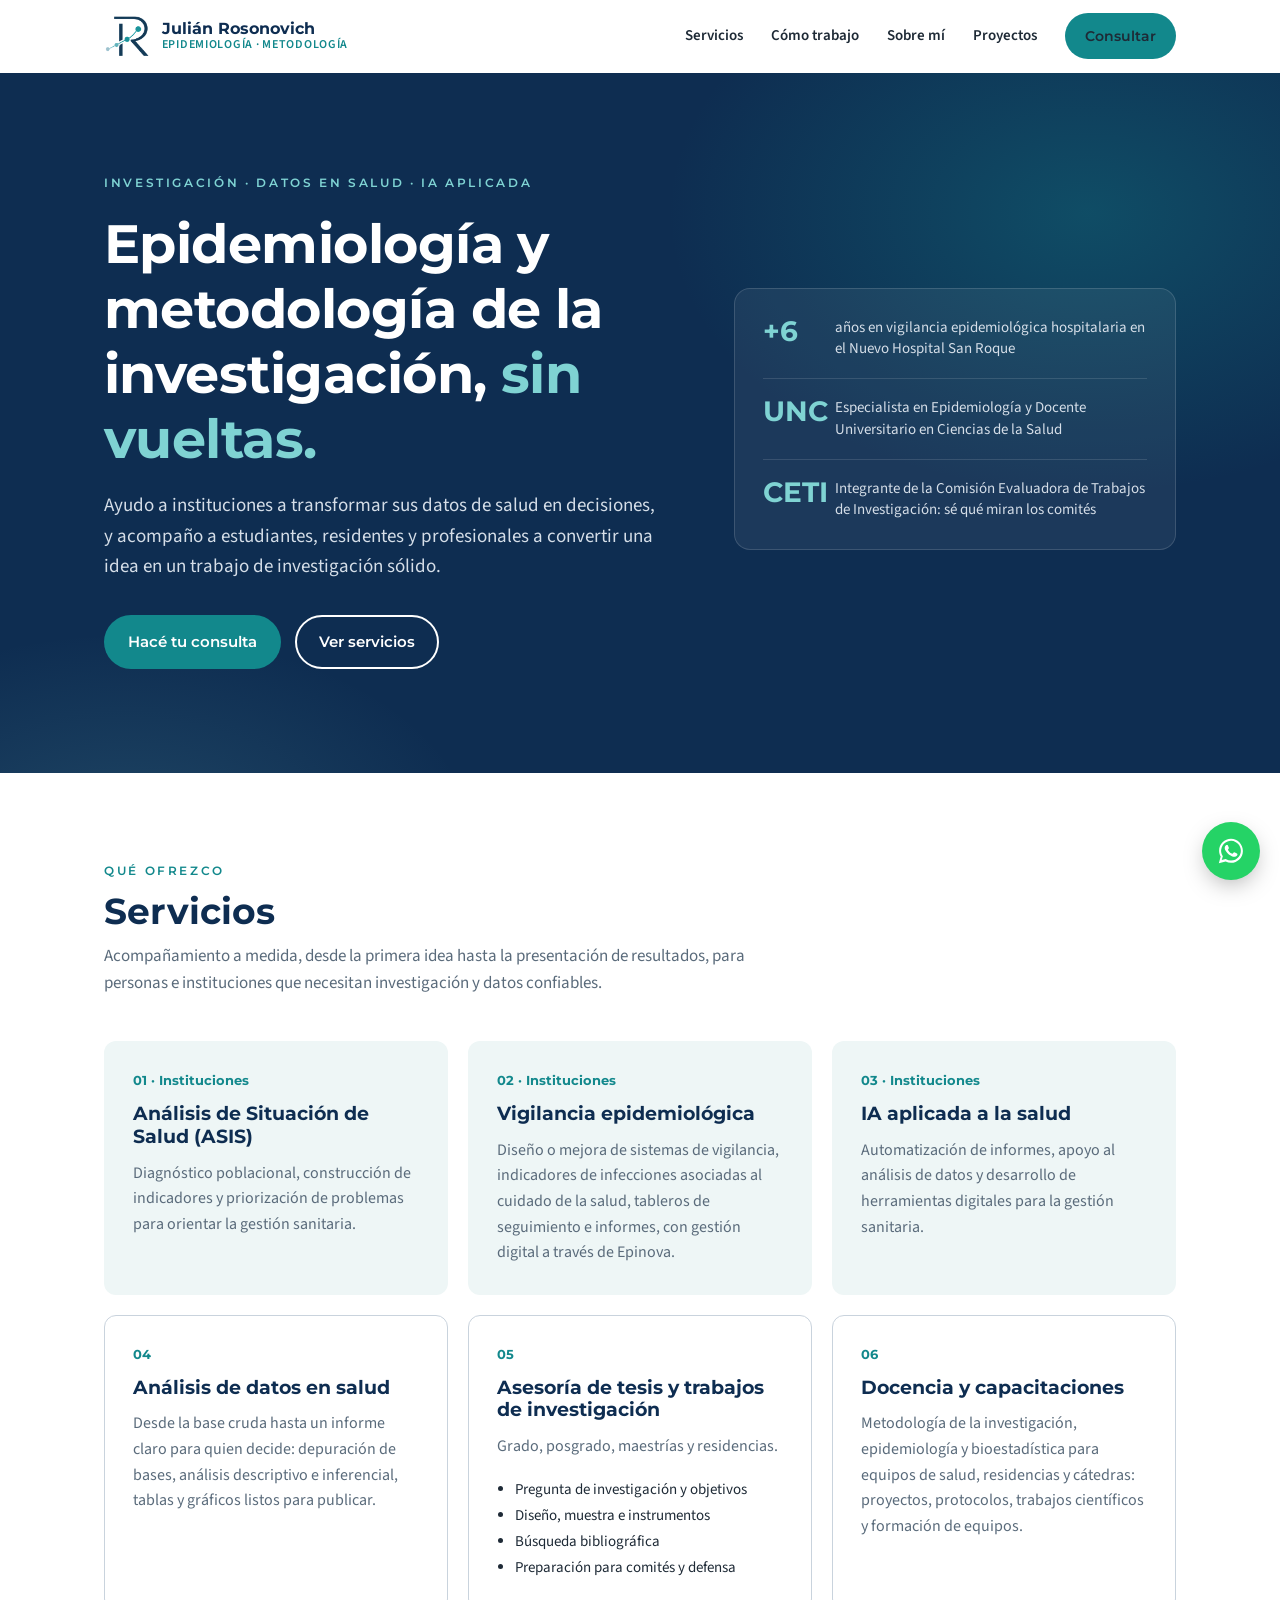
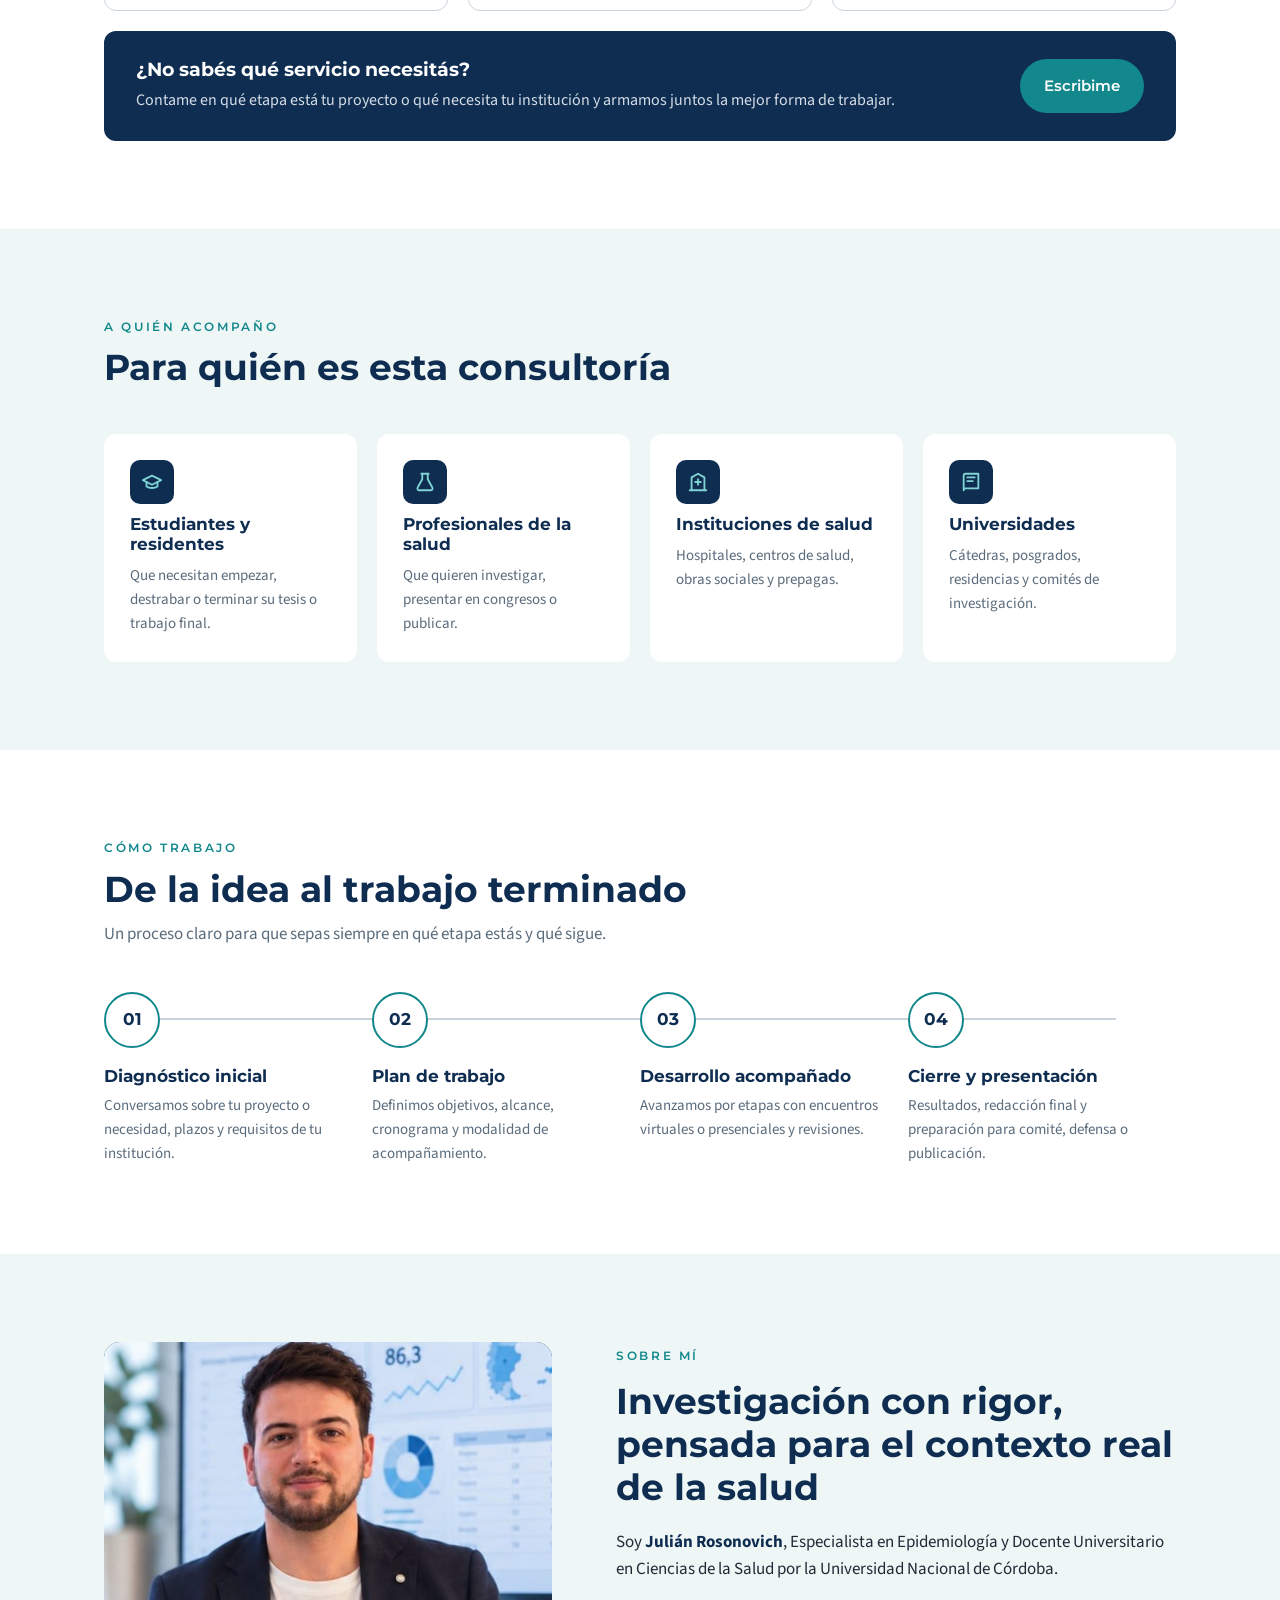
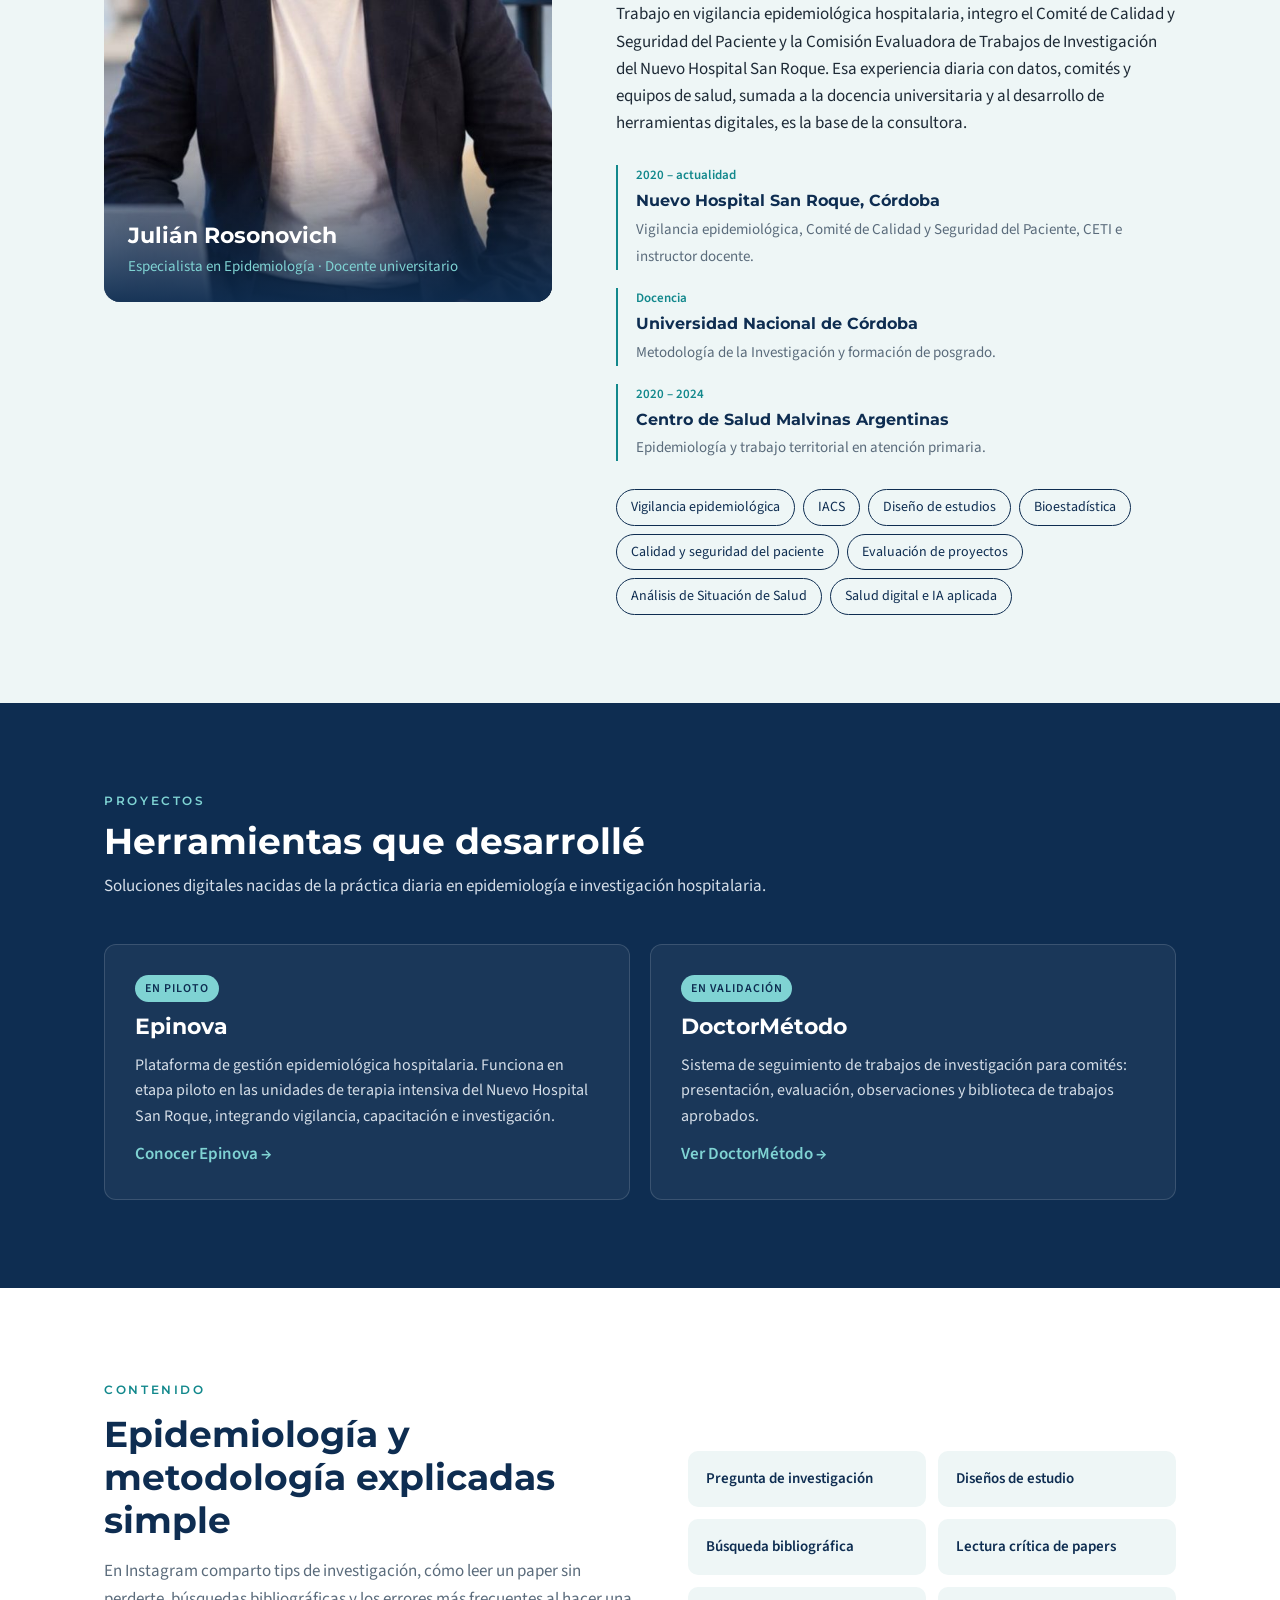
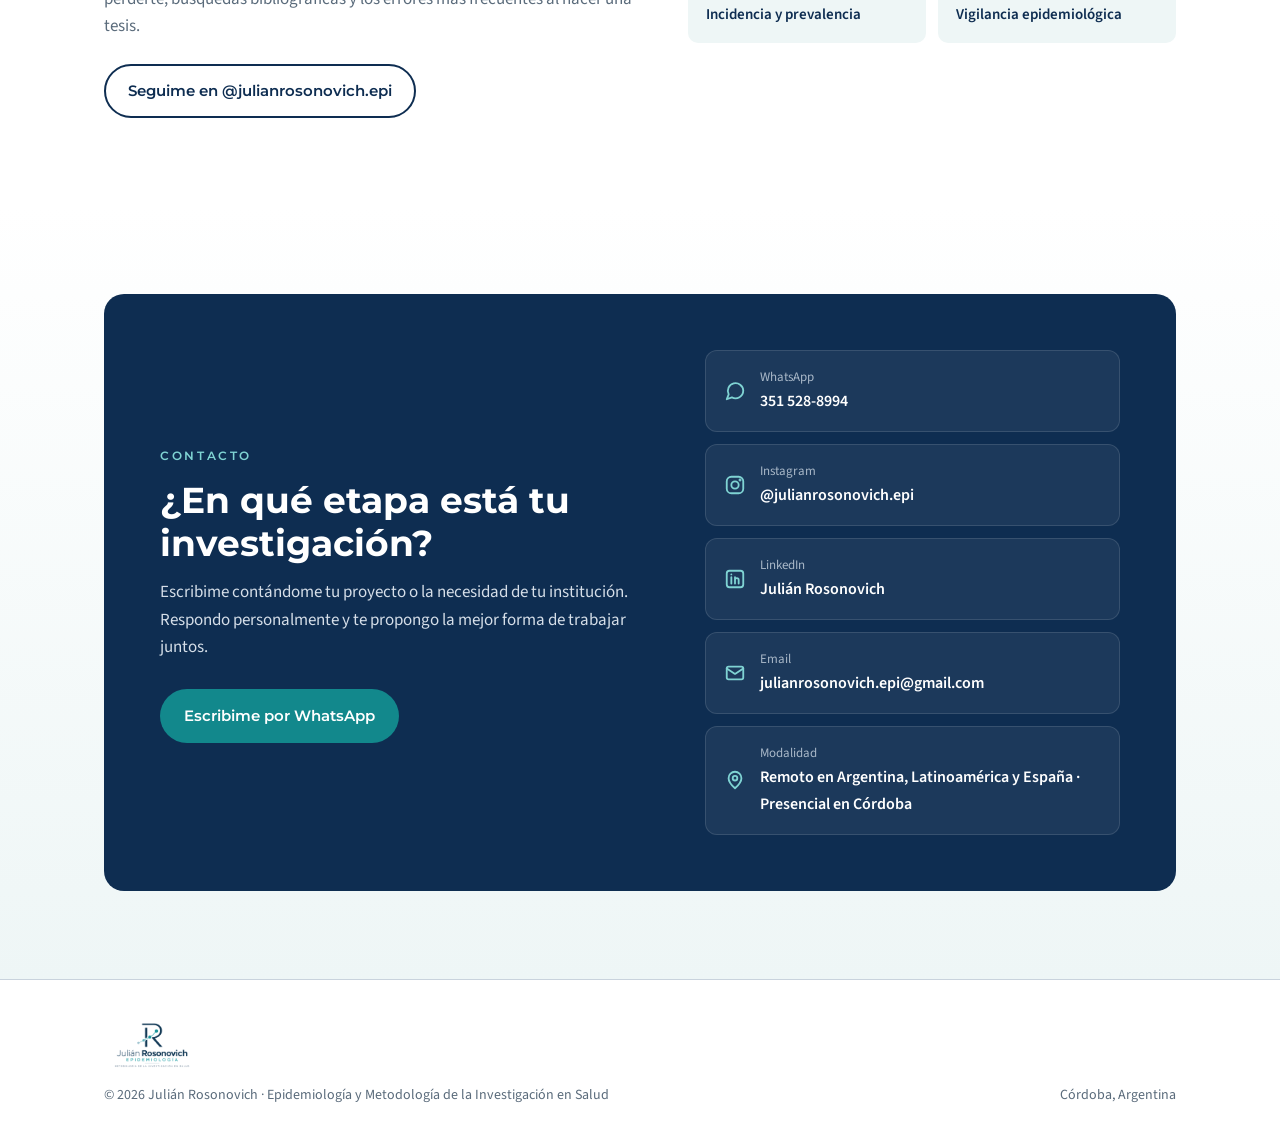
<file: index (23).html>
<!doctype html>
<html lang="es">
<head>
<meta charset="utf-8">
<meta name="viewport" content="width=device-width, initial-scale=1">
<title>Julián Rosonovich · Epidemiología y Metodología de la Investigación en Salud</title>
<meta name="description" content="Consultoría en epidemiología y metodología de la investigación en salud. Asesoría de tesis, análisis estadístico, vigilancia epidemiológica para instituciones y capacitaciones. Córdoba, Argentina.">
<meta property="og:title" content="Julián Rosonovich · Epidemiología">
<meta property="og:description" content="Asesoría de tesis, análisis estadístico, vigilancia epidemiológica y capacitaciones en salud.">
<link rel="icon" type="image/png" href="[data-uri]">
<link rel="preconnect" href="https://fonts.googleapis.com">
<link rel="preconnect" href="https://fonts.gstatic.com" crossorigin>
<link href="https://fonts.googleapis.com/css2?family=Montserrat:wght@500;600;700&family=Source+Sans+3:wght@400;600&display=swap" rel="stylesheet">
<style>
:root{
  --navy:#0E2D51; --navy-2:#163E6B; --teal:#12888C; --teal-soft:#7FD3D3; --mint:#EEF6F6;
  --ink:#1E2A36; --muted:#5A6B7B; --line:#C9D3DD; --bg:#FFFFFF;
  --radius:12px; --max:1120px;
}
*{box-sizing:border-box}
html{scroll-behavior:smooth}
body{margin:0;background:var(--bg);color:var(--ink);font-family:'Source Sans 3',system-ui,sans-serif;font-size:17px;line-height:1.6;-webkit-font-smoothing:antialiased}
h1,h2,h3{font-family:Montserrat,system-ui,sans-serif;color:var(--navy);margin:0;line-height:1.2}
a{color:var(--teal);text-decoration:none}
a:hover{color:var(--navy)}
.wrap{max-width:var(--max);margin:0 auto;padding:0 24px}
.eyebrow{font-family:Montserrat,sans-serif;font-size:12px;font-weight:600;letter-spacing:.22em;text-transform:uppercase;color:var(--teal)}
section{padding:88px 0}
.section-head{max-width:680px;margin-bottom:44px;display:flex;flex-direction:column;gap:10px}
.section-head h2{font-size:clamp(26px,3.2vw,36px)}
.section-head p{margin:0;color:var(--muted)}

/* Logo */
.logo{display:flex;align-items:center;gap:12px;color:var(--navy)}
.logo-iso{height:42px;width:auto;display:block}
.logo-mark{width:40px;height:40px;border-radius:10px;background:var(--navy);display:grid;place-items:center;color:#fff;font-family:Montserrat,sans-serif;font-weight:700;font-size:21px;position:relative;flex-shrink:0}
.logo-mark::after{content:"";position:absolute;right:6px;bottom:6px;width:7px;height:7px;border-radius:50%;background:var(--teal-soft)}
.logo-text{display:flex;flex-direction:column;line-height:1.15}
.logo-text strong{font-family:Montserrat,sans-serif;font-size:16px;font-weight:700}
.logo-text span{font-size:12px;color:var(--teal);font-weight:600;letter-spacing:.06em}

/* Nav */
header{position:sticky;top:0;z-index:50;background:rgba(255,255,255,.94);backdrop-filter:blur(8px);border-bottom:1px solid transparent;transition:border-color .2s}
header.scrolled{border-bottom-color:var(--line)}
.nav{display:flex;align-items:center;justify-content:space-between;height:72px}
.nav-links{display:flex;gap:28px;align-items:center}
.nav-links a{color:var(--ink);font-weight:600;font-size:15px}
.nav-links a:hover{color:var(--teal)}
.btn{display:inline-flex;align-items:center;gap:8px;font-family:Montserrat,sans-serif;font-weight:600;font-size:15px;padding:13px 22px;border-radius:999px;border:2px solid transparent;transition:transform .15s,background .15s,color .15s;cursor:pointer}
.btn:hover{transform:translateY(-1px)}
.btn-primary{background:var(--teal);color:#fff}
.btn-primary:hover{background:#0E7478;color:#fff}
.btn-ghost{border-color:currentColor;color:var(--navy)}
.btn-ghost:hover{background:var(--navy);color:#fff;border-color:var(--navy)}
.nav .btn{padding:10px 18px;font-size:14px}
.menu-toggle{display:none;background:none;border:0;padding:8px;cursor:pointer;color:var(--navy)}

/* Hero */
.hero{background:var(--navy);color:#fff;padding:96px 0 104px;position:relative;overflow:hidden}
.hero::before{content:"";position:absolute;inset:0;background:
  radial-gradient(600px 400px at 85% 20%,rgba(18,136,140,.35),transparent 70%),
  radial-gradient(500px 300px at 10% 110%,rgba(127,211,211,.15),transparent 70%)}
.hero .wrap{position:relative;display:grid;grid-template-columns:1.3fr 1fr;gap:56px;align-items:center}
.hero .eyebrow{color:var(--teal-soft)}
.hero h1{color:#fff;font-size:clamp(34px,5vw,54px);font-weight:700;margin:16px 0 20px;letter-spacing:-.01em}
.hero h1 em{font-style:normal;color:var(--teal-soft)}
.hero p.lead{font-size:19px;color:#D5DEE8;max-width:560px;margin:0 0 32px}
.hero-ctas{display:flex;gap:14px;flex-wrap:wrap}
.hero .btn-ghost{color:#fff}
.hero .btn-ghost:hover{background:#fff;color:var(--navy);border-color:#fff}
.hero-card{background:rgba(255,255,255,.06);border:1px solid rgba(255,255,255,.14);border-radius:16px;padding:28px;display:flex;flex-direction:column;gap:18px}
.hero-card .stat{display:flex;gap:16px;align-items:flex-start}
.hero-card .stat b{font-family:Montserrat,sans-serif;font-size:28px;color:var(--teal-soft);min-width:56px;line-height:1}
.hero-card .stat span{color:#D5DEE8;font-size:15px;line-height:1.45}
.hero-card hr{border:0;border-top:1px solid rgba(255,255,255,.12);margin:0}

/* Services */
.grid-3{display:grid;grid-template-columns:repeat(3,minmax(0,1fr));gap:20px}
.card{border:1px solid var(--line);border-radius:var(--radius);padding:28px;display:flex;flex-direction:column;gap:12px;background:#fff;transition:border-color .2s,box-shadow .2s,transform .2s}
.card:hover{border-color:var(--teal);box-shadow:0 10px 30px -18px rgba(14,45,81,.35);transform:translateY(-2px)}
.card .num{font-family:Montserrat,sans-serif;font-weight:700;font-size:13px;color:var(--teal)}
.card h3{font-size:19px}
.card p{margin:0;color:var(--muted);font-size:16px}
.card ul{margin:4px 0 0;padding-left:18px;color:var(--ink);font-size:15px}
.card ul li{margin:2px 0}
.card.inst{background:var(--mint);border-color:transparent}
.card.dark{background:var(--navy);border-color:var(--navy)}
.card.dark h3{color:#fff}
.card.dark p{color:#D5DEE8}
.card.dark .btn{align-self:flex-start;margin-top:auto}

.cta-strip{margin-top:20px;background:var(--navy);border-radius:var(--radius);padding:28px 32px;display:flex;align-items:center;justify-content:space-between;gap:24px}
.cta-strip h3{color:#fff;font-size:19px;margin-bottom:6px}
.cta-strip p{margin:0;color:#D5DEE8;font-size:16px}
.cta-strip .btn{flex-shrink:0}
@media (max-width:620px){.cta-strip{flex-direction:column;align-items:flex-start;padding:24px 22px}}
/* Audience */
.audience{background:var(--mint)}
.aud-grid{display:grid;grid-template-columns:repeat(4,minmax(0,1fr));gap:20px}
.aud{background:#fff;border-radius:var(--radius);padding:26px;display:flex;flex-direction:column;gap:10px}
.aud .ico{width:44px;height:44px;border-radius:10px;background:var(--navy);display:grid;place-items:center}
.aud .ico svg{width:22px;height:22px;stroke:var(--teal-soft);fill:none;stroke-width:2;stroke-linecap:round;stroke-linejoin:round}
.aud h3{font-size:17px}
.aud p{margin:0;font-size:15px;color:var(--muted)}

/* Process */
.steps{display:grid;grid-template-columns:repeat(4,minmax(0,1fr));gap:0;counter-reset:s;position:relative}
.step{padding:0 22px 0 0;position:relative}
.step::before{counter-increment:s;content:counter(s,decimal-leading-zero);display:grid;place-items:center;width:52px;height:52px;border-radius:50%;background:#fff;border:2px solid var(--teal);font-family:Montserrat,sans-serif;font-weight:700;color:var(--navy);margin-bottom:18px;position:relative;z-index:1}
.steps::before{content:"";position:absolute;top:26px;left:26px;right:60px;height:2px;background:var(--line)}
.step h3{font-size:17px;margin-bottom:8px}
.step p{margin:0;font-size:15px;color:var(--muted)}

/* About */
.about .wrap{display:grid;grid-template-columns:1fr 1.25fr;gap:64px;align-items:start}
.portrait{margin:0;aspect-ratio:4/5;border-radius:16px;position:relative;overflow:hidden;background:var(--navy)}
.portrait img{position:absolute;inset:0;width:100%;height:100%;object-fit:cover;object-position:center 20%}
.portrait figcaption{position:absolute;left:0;right:0;bottom:0;padding:60px 24px 22px;background:linear-gradient(transparent,rgba(14,45,81,.92));color:#fff}
.portrait strong{font-family:Montserrat,sans-serif;font-size:22px;display:block}
.portrait span{color:var(--teal-soft);font-size:15px}
.about-text p{margin:0 0 18px}
.timeline{margin-top:28px;display:flex;flex-direction:column;gap:18px}
.tl{border-left:2px solid var(--teal);padding-left:18px}
.tl small{display:block;color:var(--teal);font-weight:600;font-size:13px}
.tl b{font-family:Montserrat,sans-serif;color:var(--navy);font-size:16px;display:block;margin:2px 0}
.tl span{color:var(--muted);font-size:15px}
.chips{display:flex;flex-wrap:wrap;gap:8px;margin-top:28px}
.chip{font-size:14px;padding:6px 14px;border:1px solid var(--navy);border-radius:999px;color:var(--navy)}

/* Projects */
.projects{background:var(--navy);color:#fff}
.projects .section-head h2{color:#fff}
.projects .section-head p{color:#D5DEE8}
.projects .eyebrow{color:var(--teal-soft)}
.proj-grid{display:grid;grid-template-columns:repeat(2,minmax(0,1fr));gap:20px}
.proj{background:rgba(255,255,255,.05);border:1px solid rgba(255,255,255,.14);border-radius:var(--radius);padding:30px;display:flex;flex-direction:column;gap:12px}
.proj .tag{align-self:flex-start;font-size:12px;font-weight:600;letter-spacing:.08em;text-transform:uppercase;color:var(--navy);background:var(--teal-soft);padding:4px 10px;border-radius:999px}
.proj h3{color:#fff;font-size:22px}
.proj p{margin:0;color:#D5DEE8;font-size:16px}
.proj a{color:var(--teal-soft);font-weight:600;margin-top:auto}
.proj a:hover{color:#fff}

/* Content / social */
.social{display:grid;grid-template-columns:1.1fr 1fr;gap:48px;align-items:center}
.topics{display:grid;grid-template-columns:repeat(2,minmax(0,1fr));gap:12px}
.topic{background:var(--mint);border-radius:10px;padding:16px 18px;font-weight:600;color:var(--navy);font-size:15px}

/* Contact */
.contact{background:linear-gradient(180deg,#fff 0%,var(--mint) 100%)}
.contact-box{background:var(--navy);color:#fff;border-radius:20px;padding:56px;display:grid;grid-template-columns:1.2fr 1fr;gap:48px;align-items:center}
.contact-box h2{color:#fff;font-size:clamp(26px,3.2vw,36px);margin-bottom:14px}
.contact-box p{color:#D5DEE8;margin:0 0 28px}
.contact-list{display:flex;flex-direction:column;gap:12px}
.contact-item{display:flex;align-items:center;gap:14px;background:rgba(255,255,255,.06);border:1px solid rgba(255,255,255,.12);border-radius:12px;padding:16px 18px;color:#fff;transition:background .15s}
.contact-item:hover{background:rgba(255,255,255,.12);color:#fff}
.contact-item svg{width:22px;height:22px;stroke:var(--teal-soft);fill:none;stroke-width:2;stroke-linecap:round;stroke-linejoin:round;flex-shrink:0}
.contact-item small{display:block;color:#A9B8C8;font-size:13px}
.contact-item b{font-weight:600;font-size:16px;word-break:break-word}

footer{padding:32px 0;border-top:1px solid var(--line);font-size:14px;color:var(--muted)}
footer .wrap{display:flex;justify-content:space-between;align-items:flex-end;gap:16px;flex-wrap:wrap}

.wa-float{position:fixed;right:20px;bottom:20px;z-index:60;width:58px;height:58px;border-radius:50%;background:#25D366;display:grid;place-items:center;box-shadow:0 8px 24px -6px rgba(0,0,0,.35);transition:transform .15s}
.wa-float:hover{transform:scale(1.06)}
.wa-float svg{width:30px;height:30px;fill:#fff}

.reveal{opacity:0;transform:translateY(16px);transition:opacity .6s ease,transform .6s ease}
.reveal.in{opacity:1;transform:none}
@media (prefers-reduced-motion:reduce){.reveal{opacity:1;transform:none;transition:none}html{scroll-behavior:auto}}

/* Responsive */
@media (max-width:960px){
  .hero .wrap,.about .wrap,.social,.contact-box{grid-template-columns:1fr}
  .grid-3{grid-template-columns:repeat(2,minmax(0,1fr))}
  .aud-grid{grid-template-columns:repeat(2,minmax(0,1fr))}
  .steps{grid-template-columns:repeat(2,minmax(0,1fr));gap:32px 0}
  .steps::before{display:none}
  .portrait{aspect-ratio:4/5;max-width:420px}
}
@media (max-width:760px){
  .menu-toggle{display:block}
  .nav-links{position:absolute;top:72px;left:0;right:0;background:#fff;flex-direction:column;align-items:stretch;gap:0;padding:8px 24px 20px;border-bottom:1px solid var(--line);display:none}
  .nav-links.open{display:flex}
  .nav-links a{padding:12px 0;border-bottom:1px solid var(--mint)}
  .nav-links .btn{margin-top:12px;justify-content:center}
}
@media (max-width:620px){
  body{font-size:16px}
  section{padding:64px 0}
  .wrap{padding:0 16px}
  .hero{padding:64px 0 72px}
  .grid-3,.aud-grid,.proj-grid,.topics,.steps{grid-template-columns:1fr}
  .contact-box{padding:32px 22px}
  .logo-text span{display:none}
}
</style>
</head>
<body>

<header id="top">
  <div class="wrap nav">
    <a href="#top" class="logo" aria-label="Inicio">
      <img class="logo-iso" src="[data-uri]" alt="">
      <span class="logo-text"><strong>Julián Rosonovich</strong><span>EPIDEMIOLOGÍA · METODOLOGÍA</span></span>
    </a>
    <button class="menu-toggle" aria-label="Abrir menú" aria-expanded="false">
      <svg width="26" height="26" viewBox="0 0 24 24" fill="none" stroke="currentColor" stroke-width="2" stroke-linecap="round"><path d="M4 7h16M4 12h16M4 17h16"/></svg>
    </button>
    <nav class="nav-links">
      <a href="#servicios">Servicios</a>
      <a href="#como-trabajo">Cómo trabajo</a>
      <a href="#sobre-mi">Sobre mí</a>
      <a href="#proyectos">Proyectos</a>
      <a href="#contacto" class="btn btn-primary">Consultar</a>
    </nav>
  </div>
</header>

<main>
<!-- HERO -->
<section class="hero">
  <div class="wrap">
    <div>
      <span class="eyebrow">Investigación · Datos en salud · IA aplicada</span>
      <h1>Epidemiología y metodología de la investigación, <em>sin vueltas.</em></h1>
      <p class="lead">Ayudo a instituciones a transformar sus datos de salud en decisiones, y acompaño a estudiantes, residentes y profesionales a convertir una idea en un trabajo de investigación sólido.</p>
      <div class="hero-ctas">
        <a class="btn btn-primary" href="https://wa.me/5493515288994?text=Hola%20Juli%C3%A1n%2C%20quiero%20hacer%20una%20consulta" target="_blank" rel="noopener">Hacé tu consulta</a>
        <a class="btn btn-ghost" href="#servicios">Ver servicios</a>
      </div>
    </div>
    <div class="hero-card reveal">
      <div class="stat"><b>+6</b><span>años en vigilancia epidemiológica hospitalaria en el Nuevo Hospital San Roque</span></div>
      <hr>
      <div class="stat"><b>UNC</b><span>Especialista en Epidemiología y Docente Universitario en Ciencias de la Salud</span></div>
      <hr>
      <div class="stat"><b>CETI</b><span>Integrante de la Comisión Evaluadora de Trabajos de Investigación: sé qué miran los comités</span></div>
    </div>
  </div>
</section>

<!-- SERVICIOS -->
<section id="servicios">
  <div class="wrap">
    <div class="section-head reveal">
      <span class="eyebrow">Qué ofrezco</span>
      <h2>Servicios</h2>
      <p>Acompañamiento a medida, desde la primera idea hasta la presentación de resultados, para personas e instituciones que necesitan investigación y datos confiables.</p>
    </div>
    <div class="grid-3">
      <article class="card inst reveal">
        <span class="num">01 · Instituciones</span>
        <h3>Análisis de Situación de Salud (ASIS)</h3>
        <p>Diagnóstico poblacional, construcción de indicadores y priorización de problemas para orientar la gestión sanitaria.</p>
      </article>
      <article class="card inst reveal">
        <span class="num">02 · Instituciones</span>
        <h3>Vigilancia epidemiológica</h3>
        <p>Diseño o mejora de sistemas de vigilancia, indicadores de infecciones asociadas al cuidado de la salud, tableros de seguimiento e informes, con gestión digital a través de Epinova.</p>
      </article>
      <article class="card inst reveal">
        <span class="num">03 · Instituciones</span>
        <h3>IA aplicada a la salud</h3>
        <p>Automatización de informes, apoyo al análisis de datos y desarrollo de herramientas digitales para la gestión sanitaria.</p>
      </article>
      <article class="card reveal">
        <span class="num">04</span>
        <h3>Análisis de datos en salud</h3>
        <p>Desde la base cruda hasta un informe claro para quien decide: depuración de bases, análisis descriptivo e inferencial, tablas y gráficos listos para publicar.</p>
      </article>
      <article class="card reveal">
        <span class="num">05</span>
        <h3>Asesoría de tesis y trabajos de investigación</h3>
        <p>Grado, posgrado, maestrías y residencias.</p>
        <ul>
          <li>Pregunta de investigación y objetivos</li>
          <li>Diseño, muestra e instrumentos</li>
          <li>Búsqueda bibliográfica</li>
          <li>Preparación para comités y defensa</li>
        </ul>
      </article>
      <article class="card reveal">
        <span class="num">06</span>
        <h3>Docencia y capacitaciones</h3>
        <p>Metodología de la investigación, epidemiología y bioestadística para equipos de salud, residencias y cátedras: proyectos, protocolos, trabajos científicos y formación de equipos.</p>
      </article>
    </div>
    <div class="cta-strip reveal">
      <div><h3>¿No sabés qué servicio necesitás?</h3><p>Contame en qué etapa está tu proyecto o qué necesita tu institución y armamos juntos la mejor forma de trabajar.</p></div>
      <a class="btn btn-primary" href="#contacto">Escribime</a>
    </div>
  </div>
</section>

<!-- A QUIÉN -->
<section class="audience">
  <div class="wrap">
    <div class="section-head reveal">
      <span class="eyebrow">A quién acompaño</span>
      <h2>Para quién es esta consultoría</h2>
    </div>
    <div class="aud-grid">
      <div class="aud reveal">
        <div class="ico"><svg viewBox="0 0 24 24"><path d="M22 10 12 5 2 10l10 5 10-5Z"/><path d="M6 12v5c3 2 9 2 12 0v-5"/></svg></div>
        <h3>Estudiantes y residentes</h3>
        <p>Que necesitan empezar, destrabar o terminar su tesis o trabajo final.</p>
      </div>
      <div class="aud reveal">
        <div class="ico"><svg viewBox="0 0 24 24"><path d="M9 3v6l-5 9a2 2 0 0 0 2 3h12a2 2 0 0 0 2-3l-5-9V3"/><path d="M8 3h8"/></svg></div>
        <h3>Profesionales de la salud</h3>
        <p>Que quieren investigar, presentar en congresos o publicar.</p>
      </div>
      <div class="aud reveal">
        <div class="ico"><svg viewBox="0 0 24 24"><path d="M3 21h18"/><path d="M5 21V7l7-4 7 4v14"/><path d="M12 9v6M9 12h6"/></svg></div>
        <h3>Instituciones de salud</h3>
        <p>Hospitales, centros de salud, obras sociales y prepagas.</p>
      </div>
      <div class="aud reveal">
        <div class="ico"><svg viewBox="0 0 24 24"><path d="M4 19.5V5a2 2 0 0 1 2-2h14v16H6a2 2 0 0 0-2 2Z"/><path d="M8 7h8M8 11h6"/></svg></div>
        <h3>Universidades</h3>
        <p>Cátedras, posgrados, residencias y comités de investigación.</p>
      </div>
    </div>
  </div>
</section>

<!-- CÓMO TRABAJO -->
<section id="como-trabajo">
  <div class="wrap">
    <div class="section-head reveal">
      <span class="eyebrow">Cómo trabajo</span>
      <h2>De la idea al trabajo terminado</h2>
      <p>Un proceso claro para que sepas siempre en qué etapa estás y qué sigue.</p>
    </div>
    <div class="steps">
      <div class="step reveal"><h3>Diagnóstico inicial</h3><p>Conversamos sobre tu proyecto o necesidad, plazos y requisitos de tu institución.</p></div>
      <div class="step reveal"><h3>Plan de trabajo</h3><p>Definimos objetivos, alcance, cronograma y modalidad de acompañamiento.</p></div>
      <div class="step reveal"><h3>Desarrollo acompañado</h3><p>Avanzamos por etapas con encuentros virtuales o presenciales y revisiones.</p></div>
      <div class="step reveal"><h3>Cierre y presentación</h3><p>Resultados, redacción final y preparación para comité, defensa o publicación.</p></div>
    </div>
  </div>
</section>

<!-- SOBRE MÍ -->
<section id="sobre-mi" class="about" style="background:var(--mint)">
  <div class="wrap">
    <figure class="portrait reveal"><img src="[data-uri]" alt="Julián Rosonovich, especialista en Epidemiología"><figcaption><strong>Julián Rosonovich</strong><span>Especialista en Epidemiología · Docente universitario</span></figcaption></figure>
    <div class="about-text reveal">
      <span class="eyebrow">Sobre mí</span>
      <h2 style="font-size:clamp(26px,3.2vw,36px);margin:10px 0 20px">Investigación con rigor, pensada para el contexto real de la salud</h2>
      <p>Soy <strong style="color:var(--navy)">Julián Rosonovich</strong>, Especialista en Epidemiología y Docente Universitario en Ciencias de la Salud por la Universidad Nacional de Córdoba.</p>
      <p>Trabajo en vigilancia epidemiológica hospitalaria, integro el Comité de Calidad y Seguridad del Paciente y la Comisión Evaluadora de Trabajos de Investigación del Nuevo Hospital San Roque. Esa experiencia diaria con datos, comités y equipos de salud, sumada a la docencia universitaria y al desarrollo de herramientas digitales, es la base de la consultora.</p>
      <div class="timeline">
        <div class="tl"><small>2020 – actualidad</small><b>Nuevo Hospital San Roque, Córdoba</b><span>Vigilancia epidemiológica, Comité de Calidad y Seguridad del Paciente, CETI e instructor docente.</span></div>
        <div class="tl"><small>Docencia</small><b>Universidad Nacional de Córdoba</b><span>Metodología de la Investigación y formación de posgrado.</span></div>
        <div class="tl"><small>2020 – 2024</small><b>Centro de Salud Malvinas Argentinas</b><span>Epidemiología y trabajo territorial en atención primaria.</span></div>
      </div>
      <div class="chips">
        <span class="chip">Vigilancia epidemiológica</span>
        <span class="chip">IACS</span>
        <span class="chip">Diseño de estudios</span>
        <span class="chip">Bioestadística</span>
        <span class="chip">Calidad y seguridad del paciente</span>
        <span class="chip">Evaluación de proyectos</span>
        <span class="chip">Análisis de Situación de Salud</span>
        <span class="chip">Salud digital e IA aplicada</span>
      </div>
    </div>
  </div>
</section>

<!-- PROYECTOS -->
<section id="proyectos" class="projects">
  <div class="wrap">
    <div class="section-head reveal">
      <span class="eyebrow">Proyectos</span>
      <h2>Herramientas que desarrollé</h2>
      <p>Soluciones digitales nacidas de la práctica diaria en epidemiología e investigación hospitalaria.</p>
    </div>
    <div class="proj-grid">
      <article class="proj reveal">
        <span class="tag">En piloto</span>
        <h3>Epinova</h3>
        <p>Plataforma de gestión epidemiológica hospitalaria. Funciona en etapa piloto en las unidades de terapia intensiva del Nuevo Hospital San Roque, integrando vigilancia, capacitación e investigación.</p>
        <a href="https://epidata-www.vercel.app" target="_blank" rel="noopener">Conocer Epinova →</a>
      </article>
      <article class="proj reveal">
        <span class="tag">En validación</span>
        <h3>DoctorMétodo</h3>
        <p>Sistema de seguimiento de trabajos de investigación para comités: presentación, evaluación, observaciones y biblioteca de trabajos aprobados.</p>
        <a href="https://dr-metodo.vercel.app" target="_blank" rel="noopener">Ver DoctorMétodo →</a>
      </article>
    </div>
  </div>
</section>

<!-- CONTENIDO -->
<section>
  <div class="wrap social">
    <div class="reveal">
      <span class="eyebrow">Contenido</span>
      <h2 style="font-size:clamp(26px,3.2vw,36px);margin:10px 0 16px">Epidemiología y metodología explicadas simple</h2>
      <p style="color:var(--muted);margin:0 0 24px">En Instagram comparto tips de investigación, cómo leer un paper sin perderte, búsquedas bibliográficas y los errores más frecuentes al hacer una tesis.</p>
      <a class="btn btn-ghost" href="https://www.instagram.com/julianrosonovich.epi/" target="_blank" rel="noopener">Seguime en @julianrosonovich.epi</a>
    </div>
    <div class="topics reveal">
      <div class="topic">Pregunta de investigación</div>
      <div class="topic">Diseños de estudio</div>
      <div class="topic">Búsqueda bibliográfica</div>
      <div class="topic">Lectura crítica de papers</div>
      <div class="topic">Incidencia y prevalencia</div>
      <div class="topic">Vigilancia epidemiológica</div>
    </div>
  </div>
</section>

<!-- CONTACTO -->
<section id="contacto" class="contact">
  <div class="wrap">
    <div class="contact-box reveal">
      <div>
        <span class="eyebrow" style="color:var(--teal-soft)">Contacto</span>
        <h2 style="margin-top:10px">¿En qué etapa está tu investigación?</h2>
        <p>Escribime contándome tu proyecto o la necesidad de tu institución. Respondo personalmente y te propongo la mejor forma de trabajar juntos.</p>
        <a class="btn btn-primary" href="https://wa.me/5493515288994?text=Hola%20Juli%C3%A1n%2C%20quiero%20hacer%20una%20consulta" target="_blank" rel="noopener">Escribime por WhatsApp</a>
      </div>
      <div class="contact-list">
        <a class="contact-item" href="https://wa.me/5493515288994" target="_blank" rel="noopener">
          <svg viewBox="0 0 24 24"><path d="M21 11.5a8.4 8.4 0 0 1-12.4 7.4L3 21l2.1-5.4A8.4 8.4 0 1 1 21 11.5Z"/></svg>
          <div><small>WhatsApp</small><b>351 528-8994</b></div>
        </a>
        <a class="contact-item" href="https://www.instagram.com/julianrosonovich.epi/" target="_blank" rel="noopener">
          <svg viewBox="0 0 24 24"><rect x="3" y="3" width="18" height="18" rx="5"/><circle cx="12" cy="12" r="4"/><circle cx="17.5" cy="6.5" r=".6"/></svg>
          <div><small>Instagram</small><b>@julianrosonovich.epi</b></div>
        </a>
        <a class="contact-item" href="https://www.linkedin.com/in/julian-rosonovich-452347123" target="_blank" rel="noopener">
          <svg viewBox="0 0 24 24"><rect x="3" y="3" width="18" height="18" rx="3"/><path d="M8 10v7M8 7v.01M12 17v-4a2 2 0 0 1 4 0v4M12 10v7"/></svg>
          <div><small>LinkedIn</small><b>Julián Rosonovich</b></div>
        </a>
        <a class="contact-item" href="mailto:julianrosonovich.epi@gmail.com">
          <svg viewBox="0 0 24 24"><rect x="3" y="5" width="18" height="14" rx="2"/><path d="m3 7 9 6 9-6"/></svg>
          <div><small>Email</small><b>julianrosonovich.epi@gmail.com</b></div>
        </a>
        <div class="contact-item" style="cursor:default">
          <svg viewBox="0 0 24 24"><path d="M12 21s-7-6.2-7-11a7 7 0 0 1 14 0c0 4.8-7 11-7 11Z"/><circle cx="12" cy="10" r="2.5"/></svg>
          <div><small>Modalidad</small><b>Remoto en Argentina, Latinoamérica y España · Presencial en Córdoba</b></div>
        </div>
      </div>
    </div>
  </div>
</section>
</main>

<footer>
  <div class="wrap">
    <div><img src="[data-uri]" alt="Julián Rosonovich · Epidemiología" style="height:64px;width:auto;display:block;margin-bottom:8px"><span>© <span id="y"></span> Julián Rosonovich · Epidemiología y Metodología de la Investigación en Salud</span></div>
    <span>Córdoba, Argentina</span>
  </div>
</footer>

<a class="wa-float" href="https://wa.me/5493515288994?text=Hola%20Juli%C3%A1n%2C%20quiero%20hacer%20una%20consulta" target="_blank" rel="noopener" aria-label="Escribir por WhatsApp">
  <svg viewBox="0 0 32 32"><path d="M16 3C9 3 3.3 8.6 3.3 15.6c0 2.2.6 4.4 1.7 6.3L3 29l7.3-1.9c1.8 1 3.8 1.5 5.7 1.5 7 0 12.7-5.7 12.7-12.7S23 3 16 3Zm0 23.2c-1.8 0-3.6-.5-5.2-1.4l-.4-.2-4.3 1.1 1.2-4.2-.3-.4a10.5 10.5 0 1 1 9 5.1Zm5.8-7.9c-.3-.2-1.9-.9-2.2-1-.3-.1-.5-.2-.7.2-.2.3-.8 1-1 1.2-.2.2-.4.2-.7.1-.3-.2-1.4-.5-2.6-1.6-1-.9-1.6-1.9-1.8-2.2-.2-.3 0-.5.1-.7l.5-.6c.2-.2.2-.3.3-.6.1-.2 0-.4 0-.6l-1-2.4c-.3-.6-.5-.5-.7-.5h-.6c-.2 0-.6.1-.9.4-.3.3-1.2 1.1-1.2 2.8s1.2 3.2 1.4 3.5c.2.2 2.4 3.6 5.7 5 .8.4 1.4.6 1.9.7.8.3 1.5.2 2.1.1.6-.1 1.9-.8 2.2-1.5.3-.7.3-1.4.2-1.5-.1-.2-.3-.3-.6-.4Z"/></svg>
</a>

<script>
document.getElementById('y').textContent = new Date().getFullYear();
const header = document.querySelector('header');
addEventListener('scroll', () => header.classList.toggle('scrolled', scrollY > 8), {passive:true});
const toggle = document.querySelector('.menu-toggle'), links = document.querySelector('.nav-links');
toggle.addEventListener('click', () => { const o = links.classList.toggle('open'); toggle.setAttribute('aria-expanded', o); });
links.querySelectorAll('a').forEach(a => a.addEventListener('click', () => links.classList.remove('open')));
document.querySelectorAll('[data-placeholder]').forEach(a => a.addEventListener('click', e => e.preventDefault()));
if ('IntersectionObserver' in window) {
  const io = new IntersectionObserver(es => es.forEach(e => { if (e.isIntersecting) { e.target.classList.add('in'); io.unobserve(e.target); } }), {threshold:.12});
  document.querySelectorAll('.reveal').forEach(el => io.observe(el));
} else { document.querySelectorAll('.reveal').forEach(el => el.classList.add('in')); }
</script>
</body>
</html>
</file>
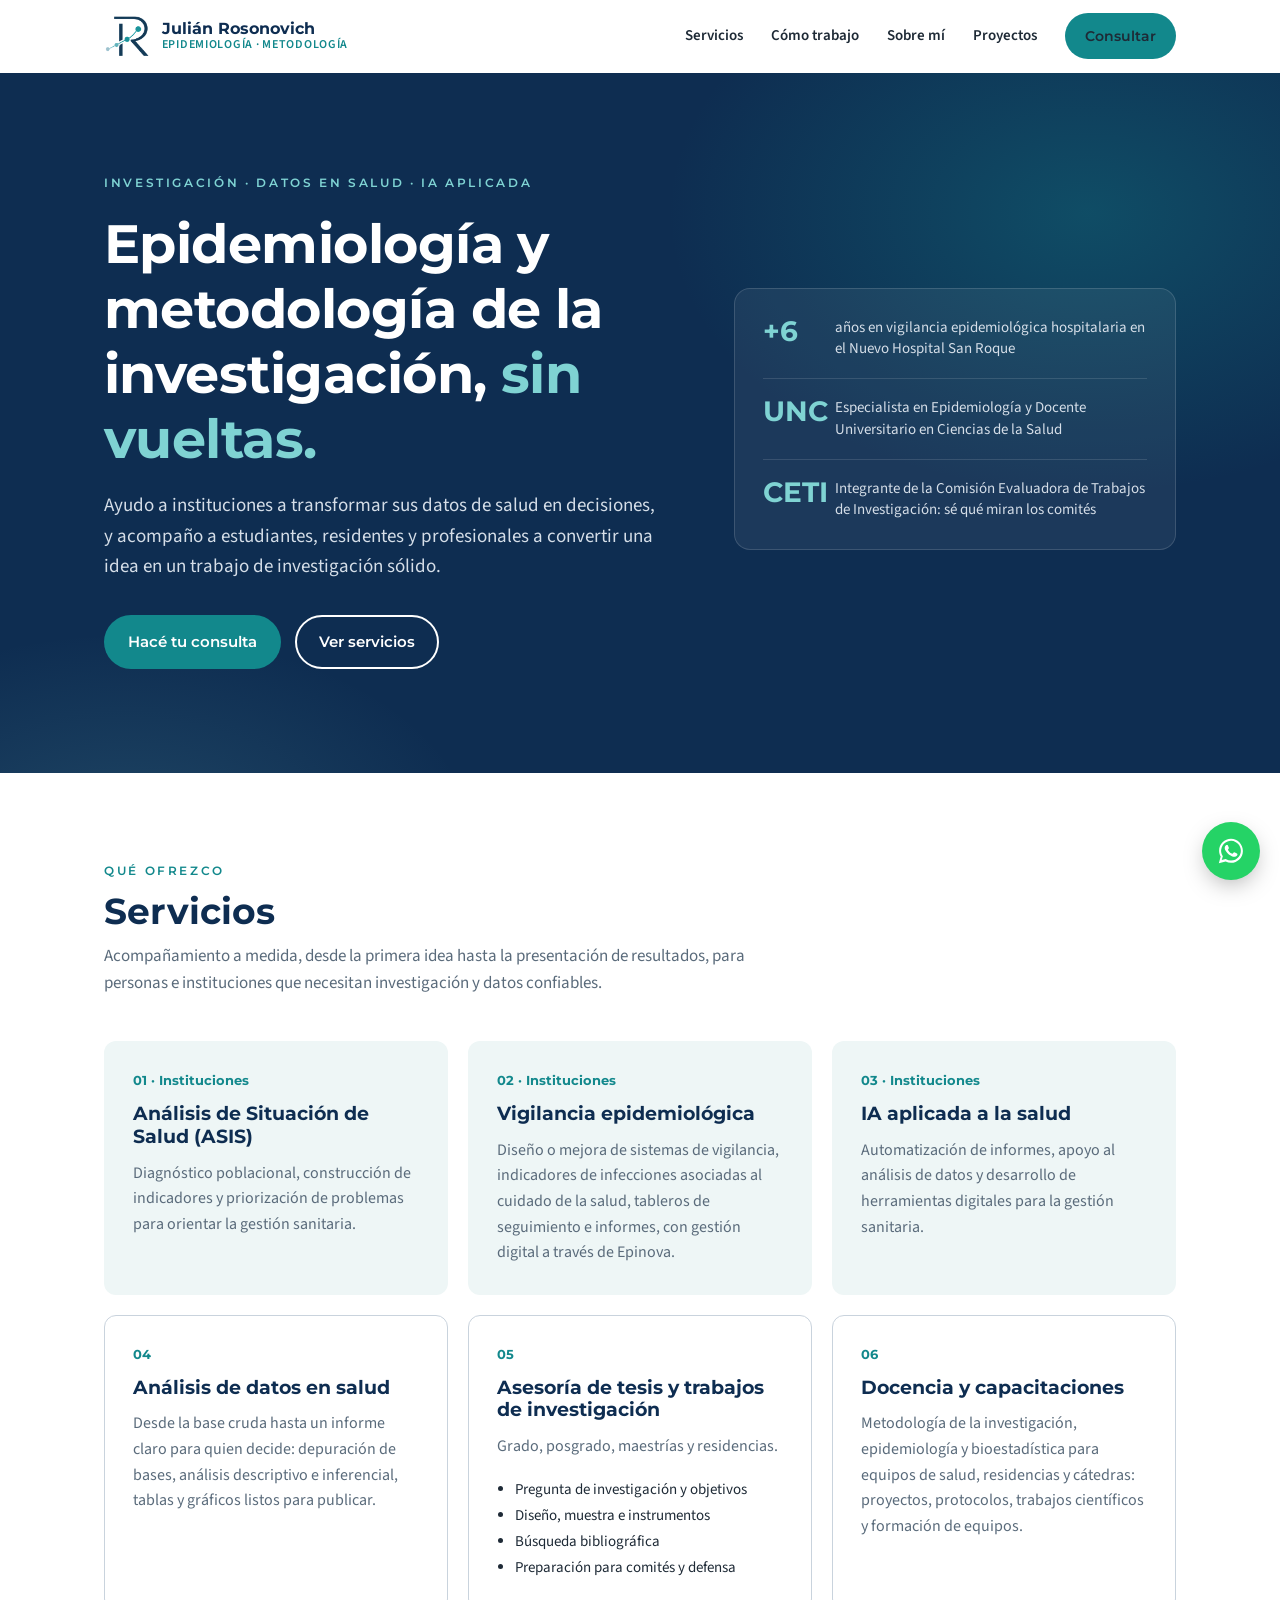
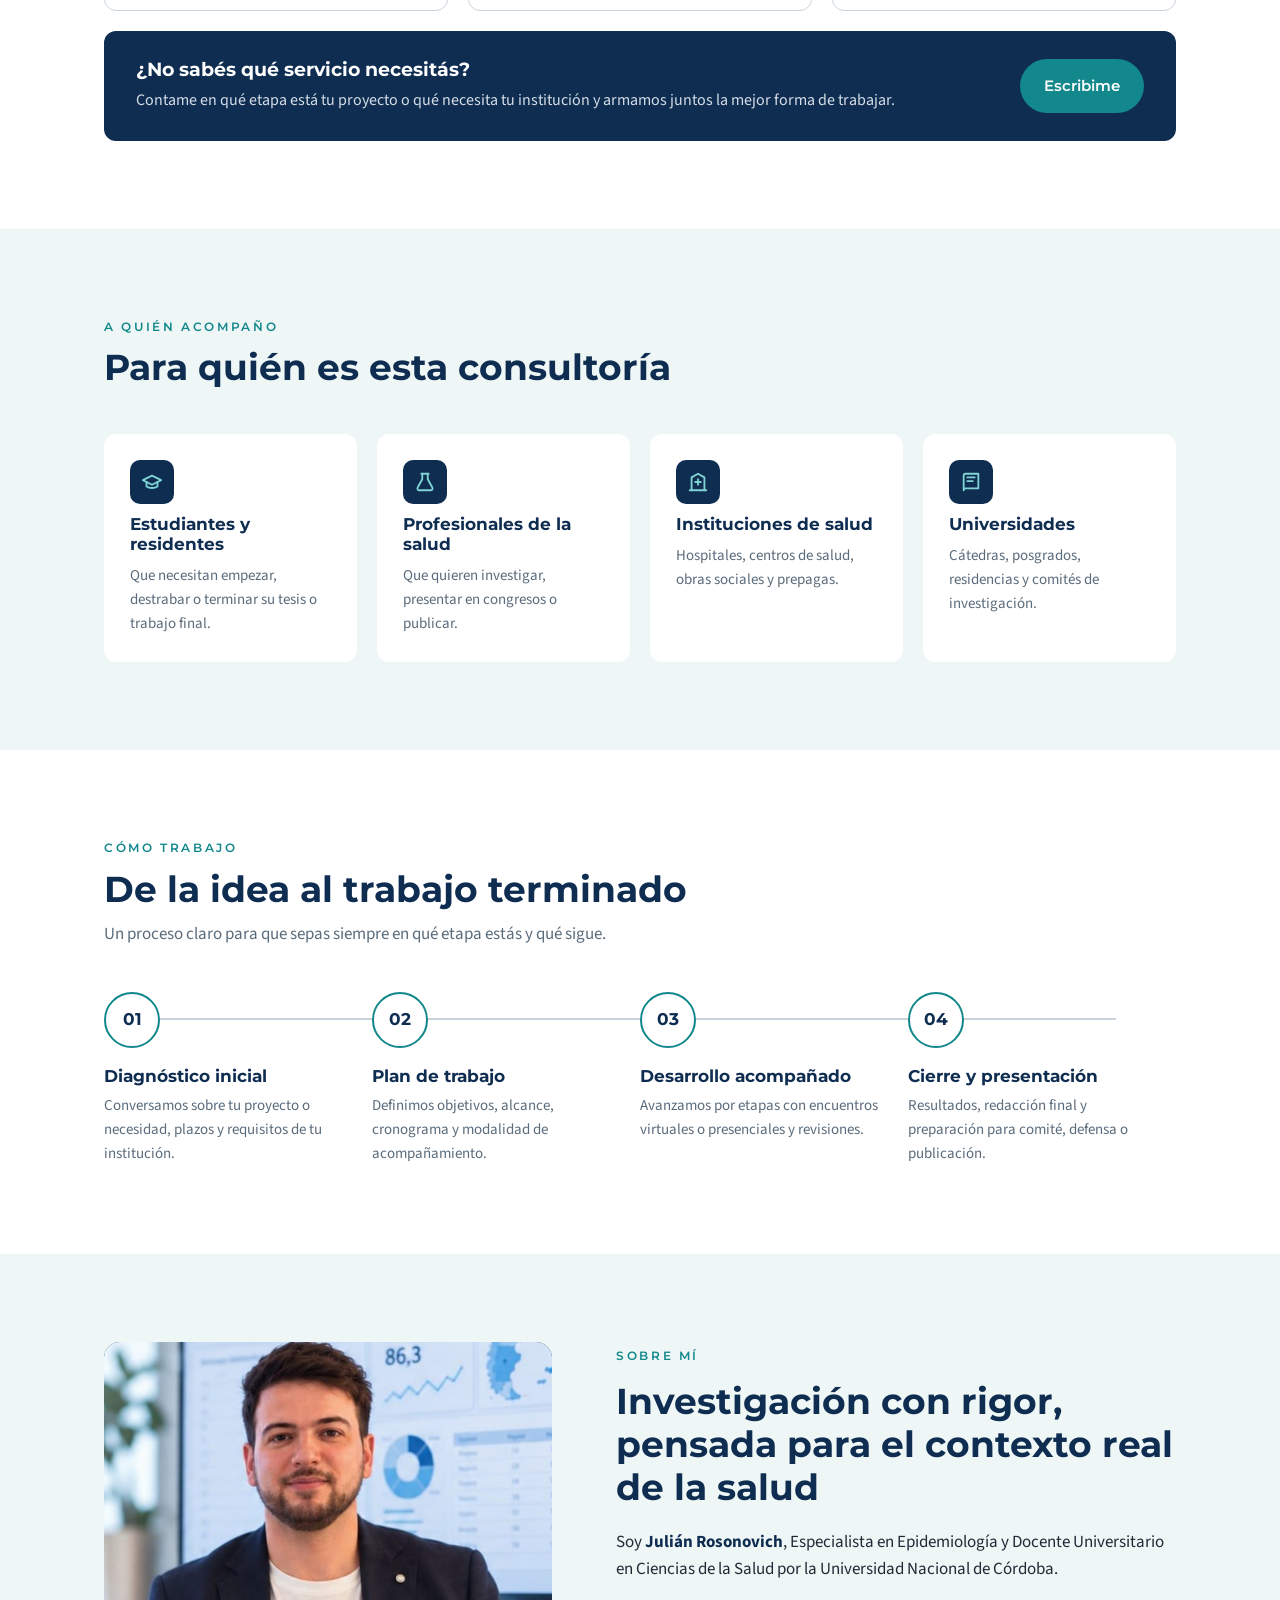
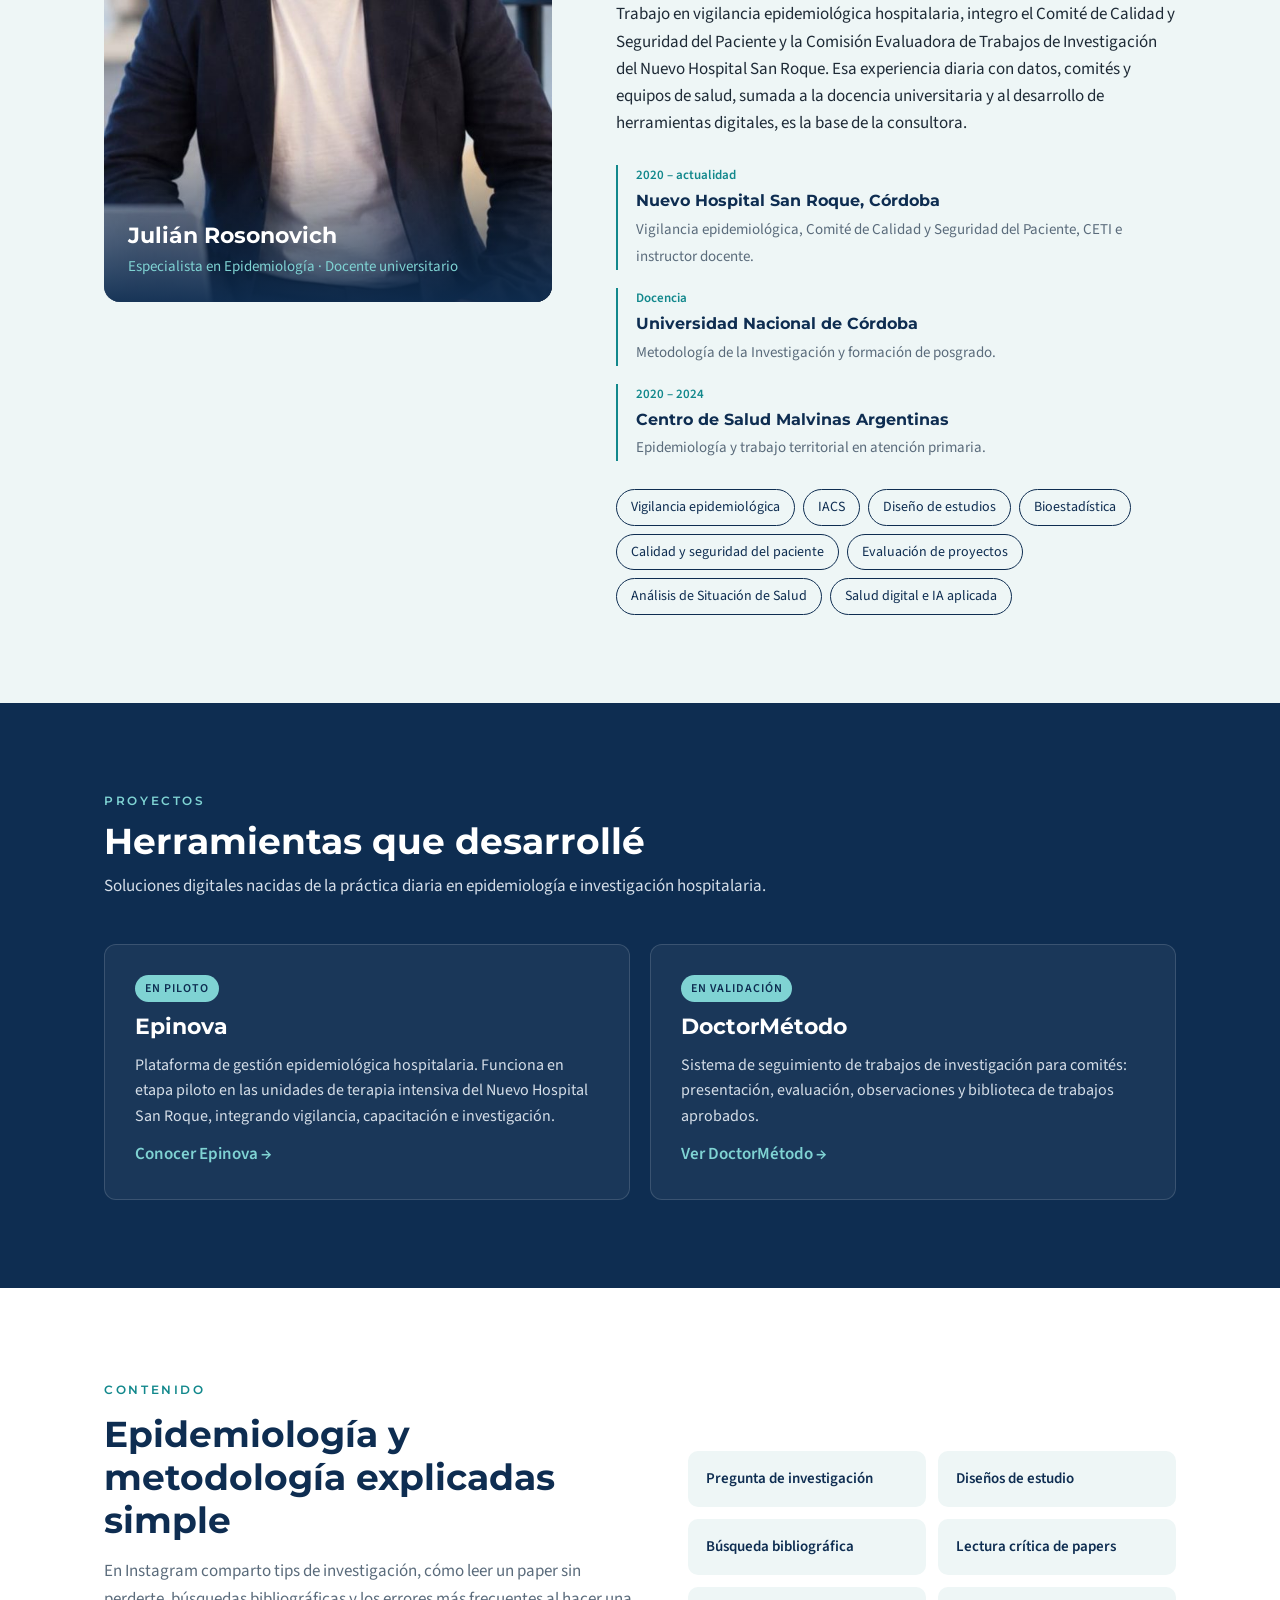
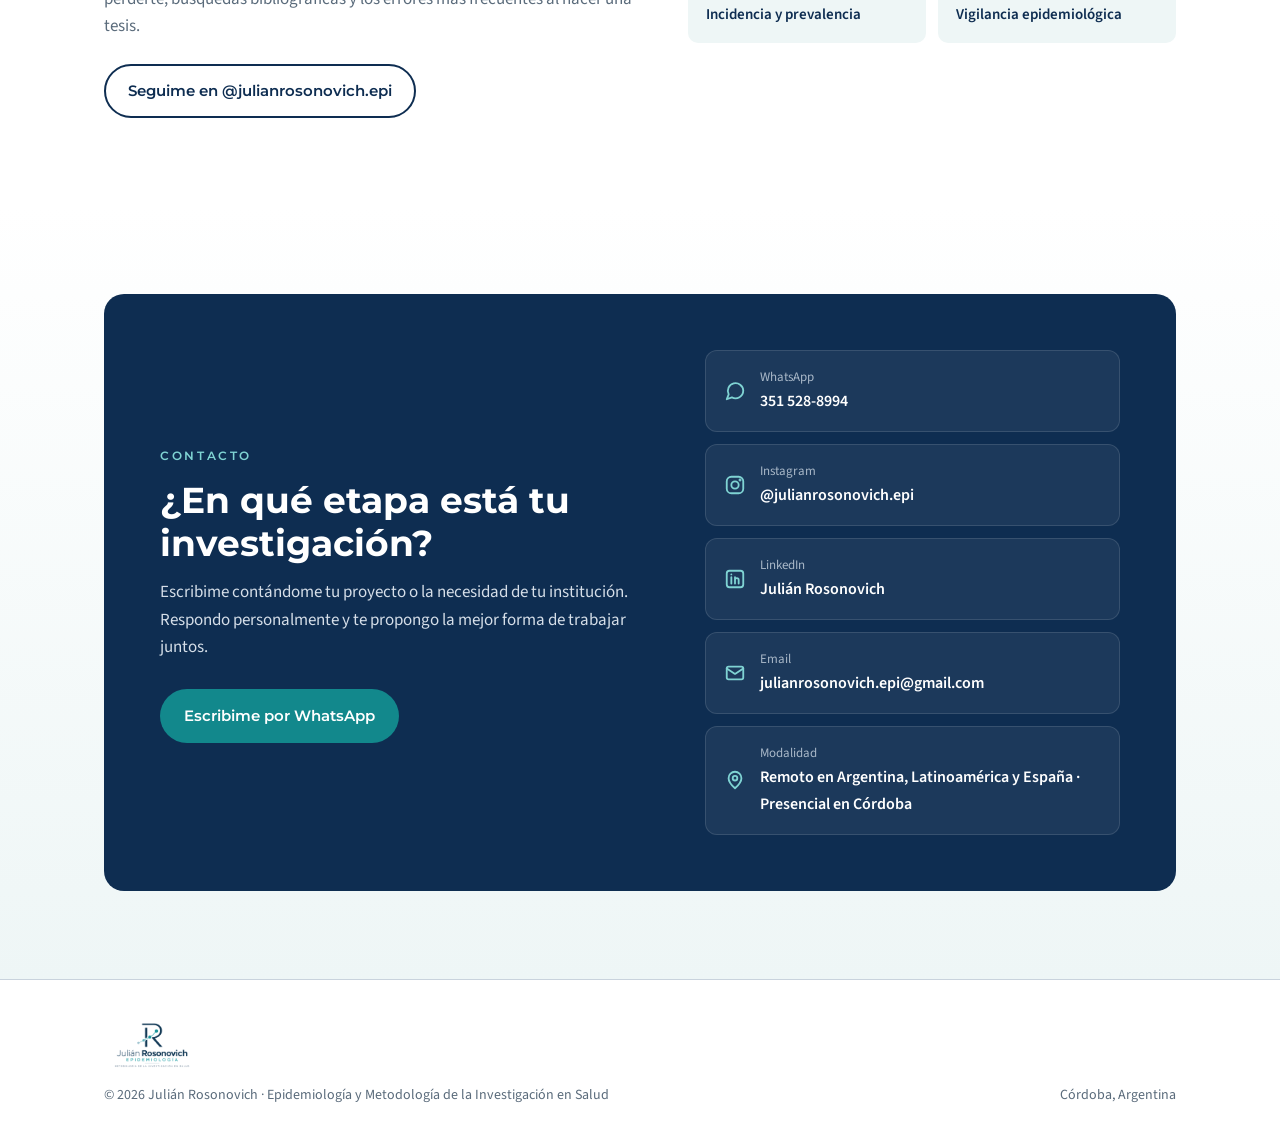
<file: index (26).html>
<!doctype html>
<html lang="es">
<head>
<meta charset="utf-8">
<meta name="viewport" content="width=device-width, initial-scale=1">
<title>Julián Rosonovich · Epidemiología y Metodología de la Investigación en Salud</title>
<meta name="description" content="Consultoría en epidemiología y metodología de la investigación en salud. Asesoría de tesis, análisis estadístico, vigilancia epidemiológica para instituciones y capacitaciones. Córdoba, Argentina.">
<meta property="og:title" content="Julián Rosonovich · Epidemiología">
<meta property="og:description" content="Asesoría de tesis, análisis estadístico, vigilancia epidemiológica y capacitaciones en salud.">
<link rel="icon" type="image/png" href="[data-uri]">
<link rel="preconnect" href="https://fonts.googleapis.com">
<link rel="preconnect" href="https://fonts.gstatic.com" crossorigin>
<link href="https://fonts.googleapis.com/css2?family=Montserrat:wght@500;600;700&family=Source+Sans+3:wght@400;600&display=swap" rel="stylesheet">
<style>
:root{
  --navy:#0E2D51; --navy-2:#163E6B; --teal:#12888C; --teal-soft:#7FD3D3; --mint:#EEF6F6;
  --ink:#1E2A36; --muted:#5A6B7B; --line:#C9D3DD; --bg:#FFFFFF;
  --radius:12px; --max:1120px;
}
*{box-sizing:border-box}
html{scroll-behavior:smooth}
body{margin:0;background:var(--bg);color:var(--ink);font-family:'Source Sans 3',system-ui,sans-serif;font-size:17px;line-height:1.6;-webkit-font-smoothing:antialiased}
h1,h2,h3{font-family:Montserrat,system-ui,sans-serif;color:var(--navy);margin:0;line-height:1.2}
a{color:var(--teal);text-decoration:none}
a:hover{color:var(--navy)}
.wrap{max-width:var(--max);margin:0 auto;padding:0 24px}
.eyebrow{font-family:Montserrat,sans-serif;font-size:12px;font-weight:600;letter-spacing:.22em;text-transform:uppercase;color:var(--teal)}
section{padding:88px 0}
.section-head{max-width:680px;margin-bottom:44px;display:flex;flex-direction:column;gap:10px}
.section-head h2{font-size:clamp(26px,3.2vw,36px)}
.section-head p{margin:0;color:var(--muted)}

/* Logo */
.logo{display:flex;align-items:center;gap:12px;color:var(--navy)}
.logo-iso{height:42px;width:auto;display:block}
.logo-mark{width:40px;height:40px;border-radius:10px;background:var(--navy);display:grid;place-items:center;color:#fff;font-family:Montserrat,sans-serif;font-weight:700;font-size:21px;position:relative;flex-shrink:0}
.logo-mark::after{content:"";position:absolute;right:6px;bottom:6px;width:7px;height:7px;border-radius:50%;background:var(--teal-soft)}
.logo-text{display:flex;flex-direction:column;line-height:1.15}
.logo-text strong{font-family:Montserrat,sans-serif;font-size:16px;font-weight:700}
.logo-text span{font-size:12px;color:var(--teal);font-weight:600;letter-spacing:.06em}

/* Nav */
header{position:sticky;top:0;z-index:50;background:rgba(255,255,255,.94);backdrop-filter:blur(8px);border-bottom:1px solid transparent;transition:border-color .2s}
header.scrolled{border-bottom-color:var(--line)}
.nav{display:flex;align-items:center;justify-content:space-between;height:72px}
.nav-links{display:flex;gap:28px;align-items:center}
.nav-links a{color:var(--ink);font-weight:600;font-size:15px}
.nav-links a:hover{color:var(--teal)}
.btn{display:inline-flex;align-items:center;gap:8px;font-family:Montserrat,sans-serif;font-weight:600;font-size:15px;padding:13px 22px;border-radius:999px;border:2px solid transparent;transition:transform .15s,background .15s,color .15s;cursor:pointer}
.btn:hover{transform:translateY(-1px)}
.btn-primary{background:var(--teal);color:#fff}
.btn-primary:hover{background:#0E7478;color:#fff}
.btn-ghost{border-color:currentColor;color:var(--navy)}
.btn-ghost:hover{background:var(--navy);color:#fff;border-color:var(--navy)}
.nav .btn{padding:10px 18px;font-size:14px}
.menu-toggle{display:none;background:none;border:0;padding:8px;cursor:pointer;color:var(--navy)}

/* Hero */
.hero{background:var(--navy);color:#fff;padding:96px 0 104px;position:relative;overflow:hidden}
.hero::before{content:"";position:absolute;inset:0;background:
  radial-gradient(600px 400px at 85% 20%,rgba(18,136,140,.35),transparent 70%),
  radial-gradient(500px 300px at 10% 110%,rgba(127,211,211,.15),transparent 70%)}
.hero .wrap{position:relative;display:grid;grid-template-columns:1.3fr 1fr;gap:56px;align-items:center}
.hero .eyebrow{color:var(--teal-soft)}
.hero h1{color:#fff;font-size:clamp(34px,5vw,54px);font-weight:700;margin:16px 0 20px;letter-spacing:-.01em}
.hero h1 em{font-style:normal;color:var(--teal-soft)}
.hero p.lead{font-size:19px;color:#D5DEE8;max-width:560px;margin:0 0 32px}
.hero-ctas{display:flex;gap:14px;flex-wrap:wrap}
.hero .btn-ghost{color:#fff}
.hero .btn-ghost:hover{background:#fff;color:var(--navy);border-color:#fff}
.hero-card{background:rgba(255,255,255,.06);border:1px solid rgba(255,255,255,.14);border-radius:16px;padding:28px;display:flex;flex-direction:column;gap:18px}
.hero-card .stat{display:flex;gap:16px;align-items:flex-start}
.hero-card .stat b{font-family:Montserrat,sans-serif;font-size:28px;color:var(--teal-soft);min-width:56px;line-height:1}
.hero-card .stat span{color:#D5DEE8;font-size:15px;line-height:1.45}
.hero-card hr{border:0;border-top:1px solid rgba(255,255,255,.12);margin:0}

/* Services */
.grid-3{display:grid;grid-template-columns:repeat(3,minmax(0,1fr));gap:20px}
.card{border:1px solid var(--line);border-radius:var(--radius);padding:28px;display:flex;flex-direction:column;gap:12px;background:#fff;transition:border-color .2s,box-shadow .2s,transform .2s}
.card:hover{border-color:var(--teal);box-shadow:0 10px 30px -18px rgba(14,45,81,.35);transform:translateY(-2px)}
.card .num{font-family:Montserrat,sans-serif;font-weight:700;font-size:13px;color:var(--teal)}
.card h3{font-size:19px}
.card p{margin:0;color:var(--muted);font-size:16px}
.card ul{margin:4px 0 0;padding-left:18px;color:var(--ink);font-size:15px}
.card ul li{margin:2px 0}
.card.inst{background:var(--mint);border-color:transparent}
.card.dark{background:var(--navy);border-color:var(--navy)}
.card.dark h3{color:#fff}
.card.dark p{color:#D5DEE8}
.card.dark .btn{align-self:flex-start;margin-top:auto}

.cta-strip{margin-top:20px;background:var(--navy);border-radius:var(--radius);padding:28px 32px;display:flex;align-items:center;justify-content:space-between;gap:24px}
.cta-strip h3{color:#fff;font-size:19px;margin-bottom:6px}
.cta-strip p{margin:0;color:#D5DEE8;font-size:16px}
.cta-strip .btn{flex-shrink:0}
@media (max-width:620px){.cta-strip{flex-direction:column;align-items:flex-start;padding:24px 22px}}
/* Audience */
.audience{background:var(--mint)}
.aud-grid{display:grid;grid-template-columns:repeat(4,minmax(0,1fr));gap:20px}
.aud{background:#fff;border-radius:var(--radius);padding:26px;display:flex;flex-direction:column;gap:10px}
.aud .ico{width:44px;height:44px;border-radius:10px;background:var(--navy);display:grid;place-items:center}
.aud .ico svg{width:22px;height:22px;stroke:var(--teal-soft);fill:none;stroke-width:2;stroke-linecap:round;stroke-linejoin:round}
.aud h3{font-size:17px}
.aud p{margin:0;font-size:15px;color:var(--muted)}

/* Process */
.steps{display:grid;grid-template-columns:repeat(4,minmax(0,1fr));gap:0;counter-reset:s;position:relative}
.step{padding:0 22px 0 0;position:relative}
.step::before{counter-increment:s;content:counter(s,decimal-leading-zero);display:grid;place-items:center;width:52px;height:52px;border-radius:50%;background:#fff;border:2px solid var(--teal);font-family:Montserrat,sans-serif;font-weight:700;color:var(--navy);margin-bottom:18px;position:relative;z-index:1}
.steps::before{content:"";position:absolute;top:26px;left:26px;right:60px;height:2px;background:var(--line)}
.step h3{font-size:17px;margin-bottom:8px}
.step p{margin:0;font-size:15px;color:var(--muted)}

/* About */
.about .wrap{display:grid;grid-template-columns:1fr 1.25fr;gap:64px;align-items:start}
.portrait{margin:0;aspect-ratio:4/5;border-radius:16px;position:relative;overflow:hidden;background:var(--navy)}
.portrait img{position:absolute;inset:0;width:100%;height:100%;object-fit:cover;object-position:center 20%}
.portrait figcaption{position:absolute;left:0;right:0;bottom:0;padding:60px 24px 22px;background:linear-gradient(transparent,rgba(14,45,81,.92));color:#fff}
.portrait strong{font-family:Montserrat,sans-serif;font-size:22px;display:block}
.portrait span{color:var(--teal-soft);font-size:15px}
.about-text p{margin:0 0 18px}
.timeline{margin-top:28px;display:flex;flex-direction:column;gap:18px}
.tl{border-left:2px solid var(--teal);padding-left:18px}
.tl small{display:block;color:var(--teal);font-weight:600;font-size:13px}
.tl b{font-family:Montserrat,sans-serif;color:var(--navy);font-size:16px;display:block;margin:2px 0}
.tl span{color:var(--muted);font-size:15px}
.chips{display:flex;flex-wrap:wrap;gap:8px;margin-top:28px}
.chip{font-size:14px;padding:6px 14px;border:1px solid var(--navy);border-radius:999px;color:var(--navy)}

/* Projects */
.projects{background:var(--navy);color:#fff}
.projects .section-head h2{color:#fff}
.projects .section-head p{color:#D5DEE8}
.projects .eyebrow{color:var(--teal-soft)}
.proj-grid{display:grid;grid-template-columns:repeat(2,minmax(0,1fr));gap:20px}
.proj{background:rgba(255,255,255,.05);border:1px solid rgba(255,255,255,.14);border-radius:var(--radius);padding:30px;display:flex;flex-direction:column;gap:12px}
.proj .tag{align-self:flex-start;font-size:12px;font-weight:600;letter-spacing:.08em;text-transform:uppercase;color:var(--navy);background:var(--teal-soft);padding:4px 10px;border-radius:999px}
.proj h3{color:#fff;font-size:22px}
.proj p{margin:0;color:#D5DEE8;font-size:16px}
.proj a{color:var(--teal-soft);font-weight:600;margin-top:auto}
.proj a:hover{color:#fff}

/* Content / social */
.social{display:grid;grid-template-columns:1.1fr 1fr;gap:48px;align-items:center}
.topics{display:grid;grid-template-columns:repeat(2,minmax(0,1fr));gap:12px}
.topic{background:var(--mint);border-radius:10px;padding:16px 18px;font-weight:600;color:var(--navy);font-size:15px}

/* Contact */
.contact{background:linear-gradient(180deg,#fff 0%,var(--mint) 100%)}
.contact-box{background:var(--navy);color:#fff;border-radius:20px;padding:56px;display:grid;grid-template-columns:1.2fr 1fr;gap:48px;align-items:center}
.contact-box h2{color:#fff;font-size:clamp(26px,3.2vw,36px);margin-bottom:14px}
.contact-box p{color:#D5DEE8;margin:0 0 28px}
.contact-list{display:flex;flex-direction:column;gap:12px}
.contact-item{display:flex;align-items:center;gap:14px;background:rgba(255,255,255,.06);border:1px solid rgba(255,255,255,.12);border-radius:12px;padding:16px 18px;color:#fff;transition:background .15s}
.contact-item:hover{background:rgba(255,255,255,.12);color:#fff}
.contact-item svg{width:22px;height:22px;stroke:var(--teal-soft);fill:none;stroke-width:2;stroke-linecap:round;stroke-linejoin:round;flex-shrink:0}
.contact-item small{display:block;color:#A9B8C8;font-size:13px}
.contact-item b{font-weight:600;font-size:16px;word-break:break-word}

footer{padding:32px 0;border-top:1px solid var(--line);font-size:14px;color:var(--muted)}
footer .wrap{display:flex;justify-content:space-between;align-items:flex-end;gap:16px;flex-wrap:wrap}

.wa-float{position:fixed;right:20px;bottom:20px;z-index:60;width:58px;height:58px;border-radius:50%;background:#25D366;display:grid;place-items:center;box-shadow:0 8px 24px -6px rgba(0,0,0,.35);transition:transform .15s}
.wa-float:hover{transform:scale(1.06)}
.wa-float svg{width:30px;height:30px;fill:#fff}

.reveal{opacity:0;transform:translateY(16px);transition:opacity .6s ease,transform .6s ease}
.reveal.in{opacity:1;transform:none}
@media (prefers-reduced-motion:reduce){.reveal{opacity:1;transform:none;transition:none}html{scroll-behavior:auto}}

/* Responsive */
@media (max-width:960px){
  .hero .wrap,.about .wrap,.social,.contact-box{grid-template-columns:1fr}
  .grid-3{grid-template-columns:repeat(2,minmax(0,1fr))}
  .aud-grid{grid-template-columns:repeat(2,minmax(0,1fr))}
  .steps{grid-template-columns:repeat(2,minmax(0,1fr));gap:32px 0}
  .steps::before{display:none}
  .portrait{aspect-ratio:4/5;max-width:420px}
}
@media (max-width:760px){
  .menu-toggle{display:block}
  .nav-links{position:absolute;top:72px;left:0;right:0;background:#fff;flex-direction:column;align-items:stretch;gap:0;padding:8px 24px 20px;border-bottom:1px solid var(--line);display:none}
  .nav-links.open{display:flex}
  .nav-links a{padding:12px 0;border-bottom:1px solid var(--mint)}
  .nav-links .btn{margin-top:12px;justify-content:center}
}
@media (max-width:620px){
  body{font-size:16px}
  section{padding:64px 0}
  .wrap{padding:0 16px}
  .hero{padding:64px 0 72px}
  .grid-3,.aud-grid,.proj-grid,.topics,.steps{grid-template-columns:1fr}
  .contact-box{padding:32px 22px}
  .logo-text span{display:none}
}
</style>
</head>
<body>

<header id="top">
  <div class="wrap nav">
    <a href="#top" class="logo" aria-label="Inicio">
      <img class="logo-iso" src="[data-uri]" alt="">
      <span class="logo-text"><strong>Julián Rosonovich</strong><span>EPIDEMIOLOGÍA · METODOLOGÍA</span></span>
    </a>
    <button class="menu-toggle" aria-label="Abrir menú" aria-expanded="false">
      <svg width="26" height="26" viewBox="0 0 24 24" fill="none" stroke="currentColor" stroke-width="2" stroke-linecap="round"><path d="M4 7h16M4 12h16M4 17h16"/></svg>
    </button>
    <nav class="nav-links">
      <a href="#servicios">Servicios</a>
      <a href="#como-trabajo">Cómo trabajo</a>
      <a href="#sobre-mi">Sobre mí</a>
      <a href="#proyectos">Proyectos</a>
      <a href="#contacto" class="btn btn-primary">Consultar</a>
    </nav>
  </div>
</header>

<main>
<!-- HERO -->
<section class="hero">
  <div class="wrap">
    <div>
      <span class="eyebrow">Investigación · Datos en salud · IA aplicada</span>
      <h1>Epidemiología y metodología de la investigación, <em>sin vueltas.</em></h1>
      <p class="lead">Ayudo a instituciones a transformar sus datos de salud en decisiones, y acompaño a estudiantes, residentes y profesionales a convertir una idea en un trabajo de investigación sólido.</p>
      <div class="hero-ctas">
        <a class="btn btn-primary" href="https://wa.me/5493515288994?text=Hola%20Juli%C3%A1n%2C%20quiero%20hacer%20una%20consulta" target="_blank" rel="noopener">Hacé tu consulta</a>
        <a class="btn btn-ghost" href="#servicios">Ver servicios</a>
      </div>
    </div>
    <div class="hero-card reveal">
      <div class="stat"><b>+6</b><span>años en vigilancia epidemiológica hospitalaria en el Nuevo Hospital San Roque</span></div>
      <hr>
      <div class="stat"><b>UNC</b><span>Especialista en Epidemiología y Docente Universitario en Ciencias de la Salud</span></div>
      <hr>
      <div class="stat"><b>CETI</b><span>Integrante de la Comisión Evaluadora de Trabajos de Investigación: sé qué miran los comités</span></div>
    </div>
  </div>
</section>

<!-- SERVICIOS -->
<section id="servicios">
  <div class="wrap">
    <div class="section-head reveal">
      <span class="eyebrow">Qué ofrezco</span>
      <h2>Servicios</h2>
      <p>Acompañamiento a medida, desde la primera idea hasta la presentación de resultados, para personas e instituciones que necesitan investigación y datos confiables.</p>
    </div>
    <div class="grid-3">
      <article class="card inst reveal">
        <span class="num">01 · Instituciones</span>
        <h3>Análisis de Situación de Salud (ASIS)</h3>
        <p>Diagnóstico poblacional, construcción de indicadores y priorización de problemas para orientar la gestión sanitaria.</p>
      </article>
      <article class="card inst reveal">
        <span class="num">02 · Instituciones</span>
        <h3>Vigilancia epidemiológica</h3>
        <p>Diseño o mejora de sistemas de vigilancia, indicadores de infecciones asociadas al cuidado de la salud, tableros de seguimiento e informes, con gestión digital a través de Epinova.</p>
      </article>
      <article class="card inst reveal">
        <span class="num">03 · Instituciones</span>
        <h3>IA aplicada a la salud</h3>
        <p>Automatización de informes, apoyo al análisis de datos y desarrollo de herramientas digitales para la gestión sanitaria.</p>
      </article>
      <article class="card reveal">
        <span class="num">04</span>
        <h3>Análisis de datos en salud</h3>
        <p>Desde la base cruda hasta un informe claro para quien decide: depuración de bases, análisis descriptivo e inferencial, tablas y gráficos listos para publicar.</p>
      </article>
      <article class="card reveal">
        <span class="num">05</span>
        <h3>Asesoría de tesis y trabajos de investigación</h3>
        <p>Grado, posgrado, maestrías y residencias.</p>
        <ul>
          <li>Pregunta de investigación y objetivos</li>
          <li>Diseño, muestra e instrumentos</li>
          <li>Búsqueda bibliográfica</li>
          <li>Preparación para comités y defensa</li>
        </ul>
      </article>
      <article class="card reveal">
        <span class="num">06</span>
        <h3>Docencia y capacitaciones</h3>
        <p>Metodología de la investigación, epidemiología y bioestadística para equipos de salud, residencias y cátedras: proyectos, protocolos, trabajos científicos y formación de equipos.</p>
      </article>
    </div>
    <div class="cta-strip reveal">
      <div><h3>¿No sabés qué servicio necesitás?</h3><p>Contame en qué etapa está tu proyecto o qué necesita tu institución y armamos juntos la mejor forma de trabajar.</p></div>
      <a class="btn btn-primary" href="#contacto">Escribime</a>
    </div>
  </div>
</section>

<!-- A QUIÉN -->
<section class="audience">
  <div class="wrap">
    <div class="section-head reveal">
      <span class="eyebrow">A quién acompaño</span>
      <h2>Para quién es esta consultoría</h2>
    </div>
    <div class="aud-grid">
      <div class="aud reveal">
        <div class="ico"><svg viewBox="0 0 24 24"><path d="M22 10 12 5 2 10l10 5 10-5Z"/><path d="M6 12v5c3 2 9 2 12 0v-5"/></svg></div>
        <h3>Estudiantes y residentes</h3>
        <p>Que necesitan empezar, destrabar o terminar su tesis o trabajo final.</p>
      </div>
      <div class="aud reveal">
        <div class="ico"><svg viewBox="0 0 24 24"><path d="M9 3v6l-5 9a2 2 0 0 0 2 3h12a2 2 0 0 0 2-3l-5-9V3"/><path d="M8 3h8"/></svg></div>
        <h3>Profesionales de la salud</h3>
        <p>Que quieren investigar, presentar en congresos o publicar.</p>
      </div>
      <div class="aud reveal">
        <div class="ico"><svg viewBox="0 0 24 24"><path d="M3 21h18"/><path d="M5 21V7l7-4 7 4v14"/><path d="M12 9v6M9 12h6"/></svg></div>
        <h3>Instituciones de salud</h3>
        <p>Hospitales, centros de salud, obras sociales y prepagas.</p>
      </div>
      <div class="aud reveal">
        <div class="ico"><svg viewBox="0 0 24 24"><path d="M4 19.5V5a2 2 0 0 1 2-2h14v16H6a2 2 0 0 0-2 2Z"/><path d="M8 7h8M8 11h6"/></svg></div>
        <h3>Universidades</h3>
        <p>Cátedras, posgrados, residencias y comités de investigación.</p>
      </div>
    </div>
  </div>
</section>

<!-- CÓMO TRABAJO -->
<section id="como-trabajo">
  <div class="wrap">
    <div class="section-head reveal">
      <span class="eyebrow">Cómo trabajo</span>
      <h2>De la idea al trabajo terminado</h2>
      <p>Un proceso claro para que sepas siempre en qué etapa estás y qué sigue.</p>
    </div>
    <div class="steps">
      <div class="step reveal"><h3>Diagnóstico inicial</h3><p>Conversamos sobre tu proyecto o necesidad, plazos y requisitos de tu institución.</p></div>
      <div class="step reveal"><h3>Plan de trabajo</h3><p>Definimos objetivos, alcance, cronograma y modalidad de acompañamiento.</p></div>
      <div class="step reveal"><h3>Desarrollo acompañado</h3><p>Avanzamos por etapas con encuentros virtuales o presenciales y revisiones.</p></div>
      <div class="step reveal"><h3>Cierre y presentación</h3><p>Resultados, redacción final y preparación para comité, defensa o publicación.</p></div>
    </div>
  </div>
</section>

<!-- SOBRE MÍ -->
<section id="sobre-mi" class="about" style="background:var(--mint)">
  <div class="wrap">
    <figure class="portrait reveal"><img src="[data-uri]" alt="Julián Rosonovich, especialista en Epidemiología"><figcaption><strong>Julián Rosonovich</strong><span>Especialista en Epidemiología · Docente universitario</span></figcaption></figure>
    <div class="about-text reveal">
      <span class="eyebrow">Sobre mí</span>
      <h2 style="font-size:clamp(26px,3.2vw,36px);margin:10px 0 20px">Investigación con rigor, pensada para el contexto real de la salud</h2>
      <p>Soy <strong style="color:var(--navy)">Julián Rosonovich</strong>, Especialista en Epidemiología y Docente Universitario en Ciencias de la Salud por la Universidad Nacional de Córdoba.</p>
      <p>Trabajo en vigilancia epidemiológica hospitalaria, integro el Comité de Calidad y Seguridad del Paciente y la Comisión Evaluadora de Trabajos de Investigación del Nuevo Hospital San Roque. Esa experiencia diaria con datos, comités y equipos de salud, sumada a la docencia universitaria y al desarrollo de herramientas digitales, es la base de la consultora.</p>
      <div class="timeline">
        <div class="tl"><small>2020 – actualidad</small><b>Nuevo Hospital San Roque, Córdoba</b><span>Vigilancia epidemiológica, Comité de Calidad y Seguridad del Paciente, CETI e instructor docente.</span></div>
        <div class="tl"><small>Docencia</small><b>Universidad Nacional de Córdoba</b><span>Metodología de la Investigación y formación de posgrado.</span></div>
        <div class="tl"><small>2020 – 2024</small><b>Centro de Salud Malvinas Argentinas</b><span>Epidemiología y trabajo territorial en atención primaria.</span></div>
      </div>
      <div class="chips">
        <span class="chip">Vigilancia epidemiológica</span>
        <span class="chip">IACS</span>
        <span class="chip">Diseño de estudios</span>
        <span class="chip">Bioestadística</span>
        <span class="chip">Calidad y seguridad del paciente</span>
        <span class="chip">Evaluación de proyectos</span>
        <span class="chip">Análisis de Situación de Salud</span>
        <span class="chip">Salud digital e IA aplicada</span>
      </div>
    </div>
  </div>
</section>

<!-- PROYECTOS -->
<section id="proyectos" class="projects">
  <div class="wrap">
    <div class="section-head reveal">
      <span class="eyebrow">Proyectos</span>
      <h2>Herramientas que desarrollé</h2>
      <p>Soluciones digitales nacidas de la práctica diaria en epidemiología e investigación hospitalaria.</p>
    </div>
    <div class="proj-grid">
      <article class="proj reveal">
        <span class="tag">En piloto</span>
        <h3>Epinova</h3>
        <p>Plataforma de gestión epidemiológica hospitalaria. Funciona en etapa piloto en las unidades de terapia intensiva del Nuevo Hospital San Roque, integrando vigilancia, capacitación e investigación.</p>
        <a href="https://epidata-www.vercel.app" target="_blank" rel="noopener">Conocer Epinova →</a>
      </article>
      <article class="proj reveal">
        <span class="tag">En validación</span>
        <h3>DoctorMétodo</h3>
        <p>Sistema de seguimiento de trabajos de investigación para comités: presentación, evaluación, observaciones y biblioteca de trabajos aprobados.</p>
        <a href="https://epidata-www.vercel.app/" target="_blank" rel="noopener">Ver DoctorMétodo →</a>
      </article>
    </div>
  </div>
</section>

<!-- CONTENIDO -->
<section>
  <div class="wrap social">
    <div class="reveal">
      <span class="eyebrow">Contenido</span>
      <h2 style="font-size:clamp(26px,3.2vw,36px);margin:10px 0 16px">Epidemiología y metodología explicadas simple</h2>
      <p style="color:var(--muted);margin:0 0 24px">En Instagram comparto tips de investigación, cómo leer un paper sin perderte, búsquedas bibliográficas y los errores más frecuentes al hacer una tesis.</p>
      <a class="btn btn-ghost" href="https://www.instagram.com/julianrosonovich.epi/" target="_blank" rel="noopener">Seguime en @julianrosonovich.epi</a>
    </div>
    <div class="topics reveal">
      <div class="topic">Pregunta de investigación</div>
      <div class="topic">Diseños de estudio</div>
      <div class="topic">Búsqueda bibliográfica</div>
      <div class="topic">Lectura crítica de papers</div>
      <div class="topic">Incidencia y prevalencia</div>
      <div class="topic">Vigilancia epidemiológica</div>
    </div>
  </div>
</section>

<!-- CONTACTO -->
<section id="contacto" class="contact">
  <div class="wrap">
    <div class="contact-box reveal">
      <div>
        <span class="eyebrow" style="color:var(--teal-soft)">Contacto</span>
        <h2 style="margin-top:10px">¿En qué etapa está tu investigación?</h2>
        <p>Escribime contándome tu proyecto o la necesidad de tu institución. Respondo personalmente y te propongo la mejor forma de trabajar juntos.</p>
        <a class="btn btn-primary" href="https://wa.me/5493515288994?text=Hola%20Juli%C3%A1n%2C%20quiero%20hacer%20una%20consulta" target="_blank" rel="noopener">Escribime por WhatsApp</a>
      </div>
      <div class="contact-list">
        <a class="contact-item" href="https://wa.me/5493515288994" target="_blank" rel="noopener">
          <svg viewBox="0 0 24 24"><path d="M21 11.5a8.4 8.4 0 0 1-12.4 7.4L3 21l2.1-5.4A8.4 8.4 0 1 1 21 11.5Z"/></svg>
          <div><small>WhatsApp</small><b>351 528-8994</b></div>
        </a>
        <a class="contact-item" href="https://www.instagram.com/julianrosonovich.epi/" target="_blank" rel="noopener">
          <svg viewBox="0 0 24 24"><rect x="3" y="3" width="18" height="18" rx="5"/><circle cx="12" cy="12" r="4"/><circle cx="17.5" cy="6.5" r=".6"/></svg>
          <div><small>Instagram</small><b>@julianrosonovich.epi</b></div>
        </a>
        <a class="contact-item" href="https://www.linkedin.com/in/julian-rosonovich-452347123" target="_blank" rel="noopener">
          <svg viewBox="0 0 24 24"><rect x="3" y="3" width="18" height="18" rx="3"/><path d="M8 10v7M8 7v.01M12 17v-4a2 2 0 0 1 4 0v4M12 10v7"/></svg>
          <div><small>LinkedIn</small><b>Julián Rosonovich</b></div>
        </a>
        <a class="contact-item" href="mailto:julianrosonovich.epi@gmail.com">
          <svg viewBox="0 0 24 24"><rect x="3" y="5" width="18" height="14" rx="2"/><path d="m3 7 9 6 9-6"/></svg>
          <div><small>Email</small><b>julianrosonovich.epi@gmail.com</b></div>
        </a>
        <div class="contact-item" style="cursor:default">
          <svg viewBox="0 0 24 24"><path d="M12 21s-7-6.2-7-11a7 7 0 0 1 14 0c0 4.8-7 11-7 11Z"/><circle cx="12" cy="10" r="2.5"/></svg>
          <div><small>Modalidad</small><b>Remoto en Argentina, Latinoamérica y España · Presencial en Córdoba</b></div>
        </div>
      </div>
    </div>
  </div>
</section>
</main>

<footer>
  <div class="wrap">
    <div><img src="[data-uri]" alt="Julián Rosonovich · Epidemiología" style="height:64px;width:auto;display:block;margin-bottom:8px"><span>© <span id="y"></span> Julián Rosonovich · Epidemiología y Metodología de la Investigación en Salud</span></div>
    <span>Córdoba, Argentina</span>
  </div>
</footer>

<a class="wa-float" href="https://wa.me/5493515288994?text=Hola%20Juli%C3%A1n%2C%20quiero%20hacer%20una%20consulta" target="_blank" rel="noopener" aria-label="Escribir por WhatsApp">
  <svg viewBox="0 0 32 32"><path d="M16 3C9 3 3.3 8.6 3.3 15.6c0 2.2.6 4.4 1.7 6.3L3 29l7.3-1.9c1.8 1 3.8 1.5 5.7 1.5 7 0 12.7-5.7 12.7-12.7S23 3 16 3Zm0 23.2c-1.8 0-3.6-.5-5.2-1.4l-.4-.2-4.3 1.1 1.2-4.2-.3-.4a10.5 10.5 0 1 1 9 5.1Zm5.8-7.9c-.3-.2-1.9-.9-2.2-1-.3-.1-.5-.2-.7.2-.2.3-.8 1-1 1.2-.2.2-.4.2-.7.1-.3-.2-1.4-.5-2.6-1.6-1-.9-1.6-1.9-1.8-2.2-.2-.3 0-.5.1-.7l.5-.6c.2-.2.2-.3.3-.6.1-.2 0-.4 0-.6l-1-2.4c-.3-.6-.5-.5-.7-.5h-.6c-.2 0-.6.1-.9.4-.3.3-1.2 1.1-1.2 2.8s1.2 3.2 1.4 3.5c.2.2 2.4 3.6 5.7 5 .8.4 1.4.6 1.9.7.8.3 1.5.2 2.1.1.6-.1 1.9-.8 2.2-1.5.3-.7.3-1.4.2-1.5-.1-.2-.3-.3-.6-.4Z"/></svg>
</a>

<script>
document.getElementById('y').textContent = new Date().getFullYear();
const header = document.querySelector('header');
addEventListener('scroll', () => header.classList.toggle('scrolled', scrollY > 8), {passive:true});
const toggle = document.querySelector('.menu-toggle'), links = document.querySelector('.nav-links');
toggle.addEventListener('click', () => { const o = links.classList.toggle('open'); toggle.setAttribute('aria-expanded', o); });
links.querySelectorAll('a').forEach(a => a.addEventListener('click', () => links.classList.remove('open')));
document.querySelectorAll('[data-placeholder]').forEach(a => a.addEventListener('click', e => e.preventDefault()));
if ('IntersectionObserver' in window) {
  const io = new IntersectionObserver(es => es.forEach(e => { if (e.isIntersecting) { e.target.classList.add('in'); io.unobserve(e.target); } }), {threshold:.12});
  document.querySelectorAll('.reveal').forEach(el => io.observe(el));
} else { document.querySelectorAll('.reveal').forEach(el => el.classList.add('in')); }
</script>
</body>
</html>
</file>
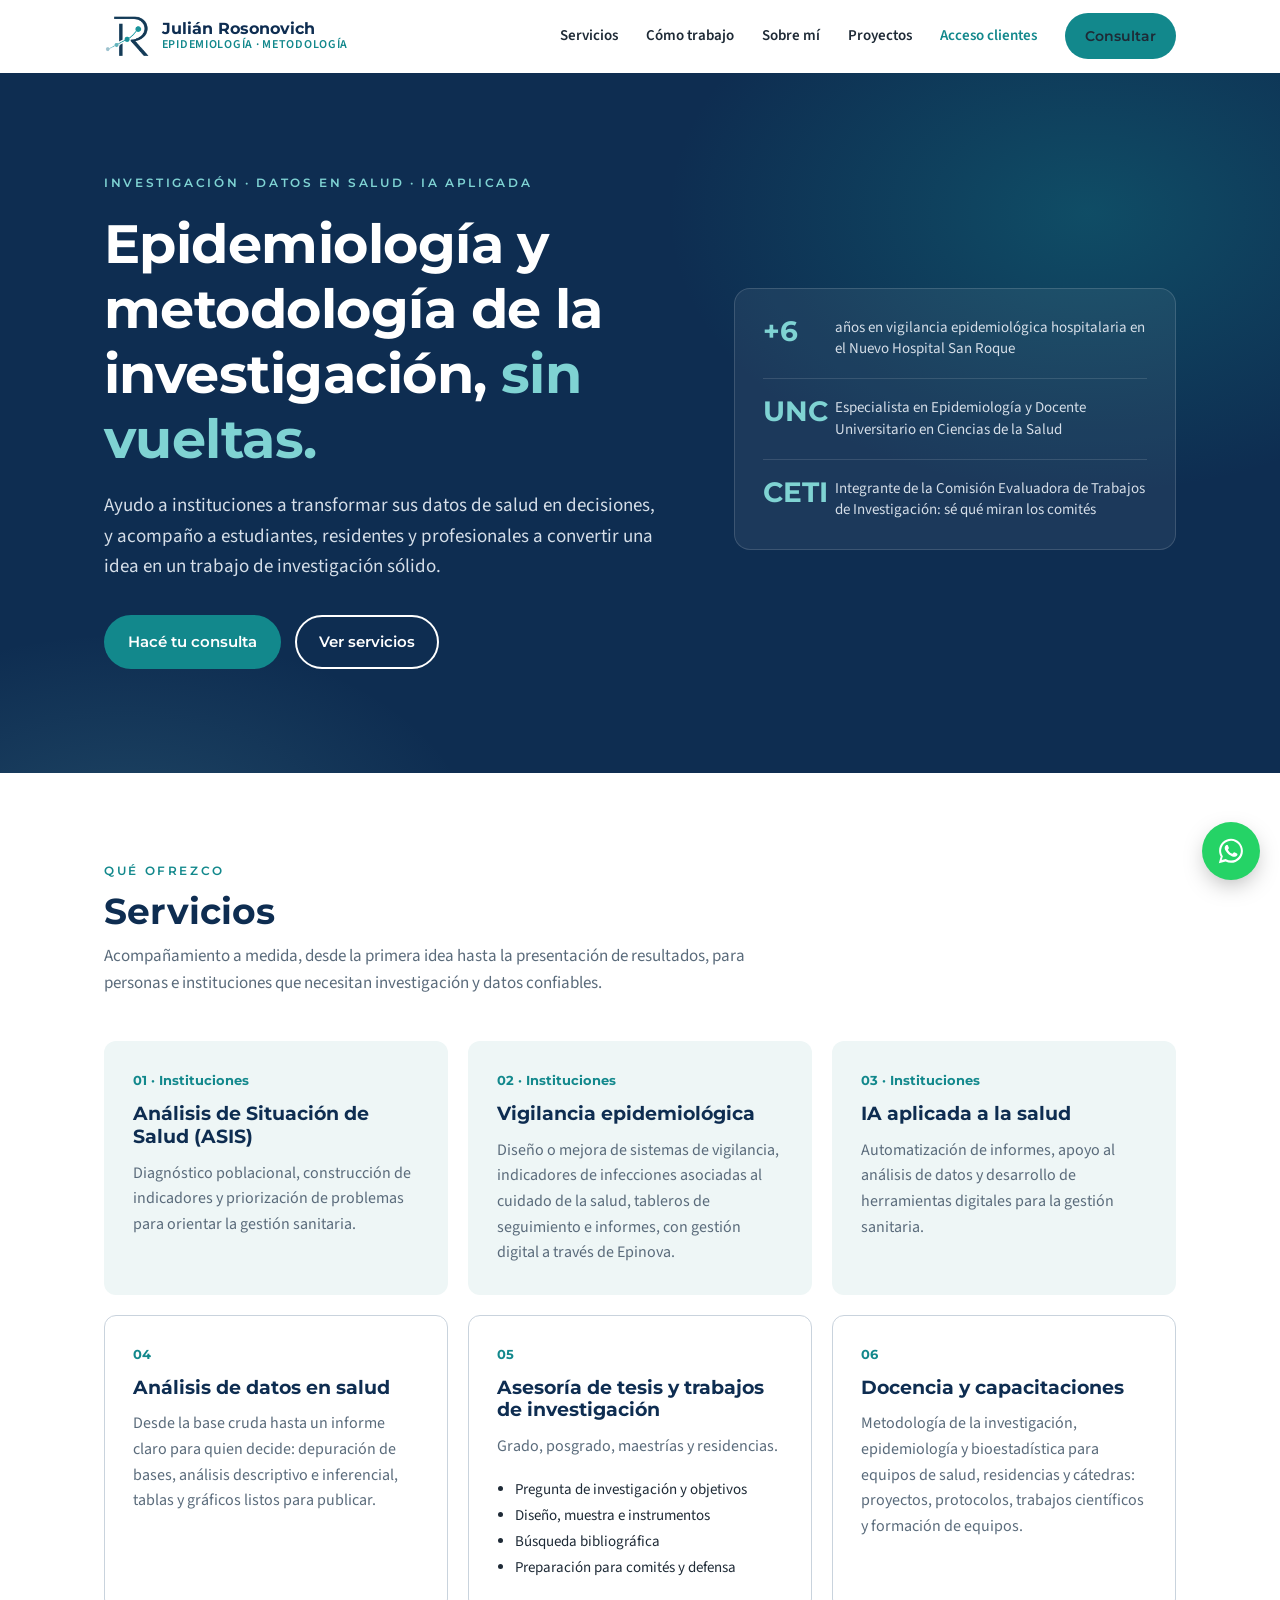
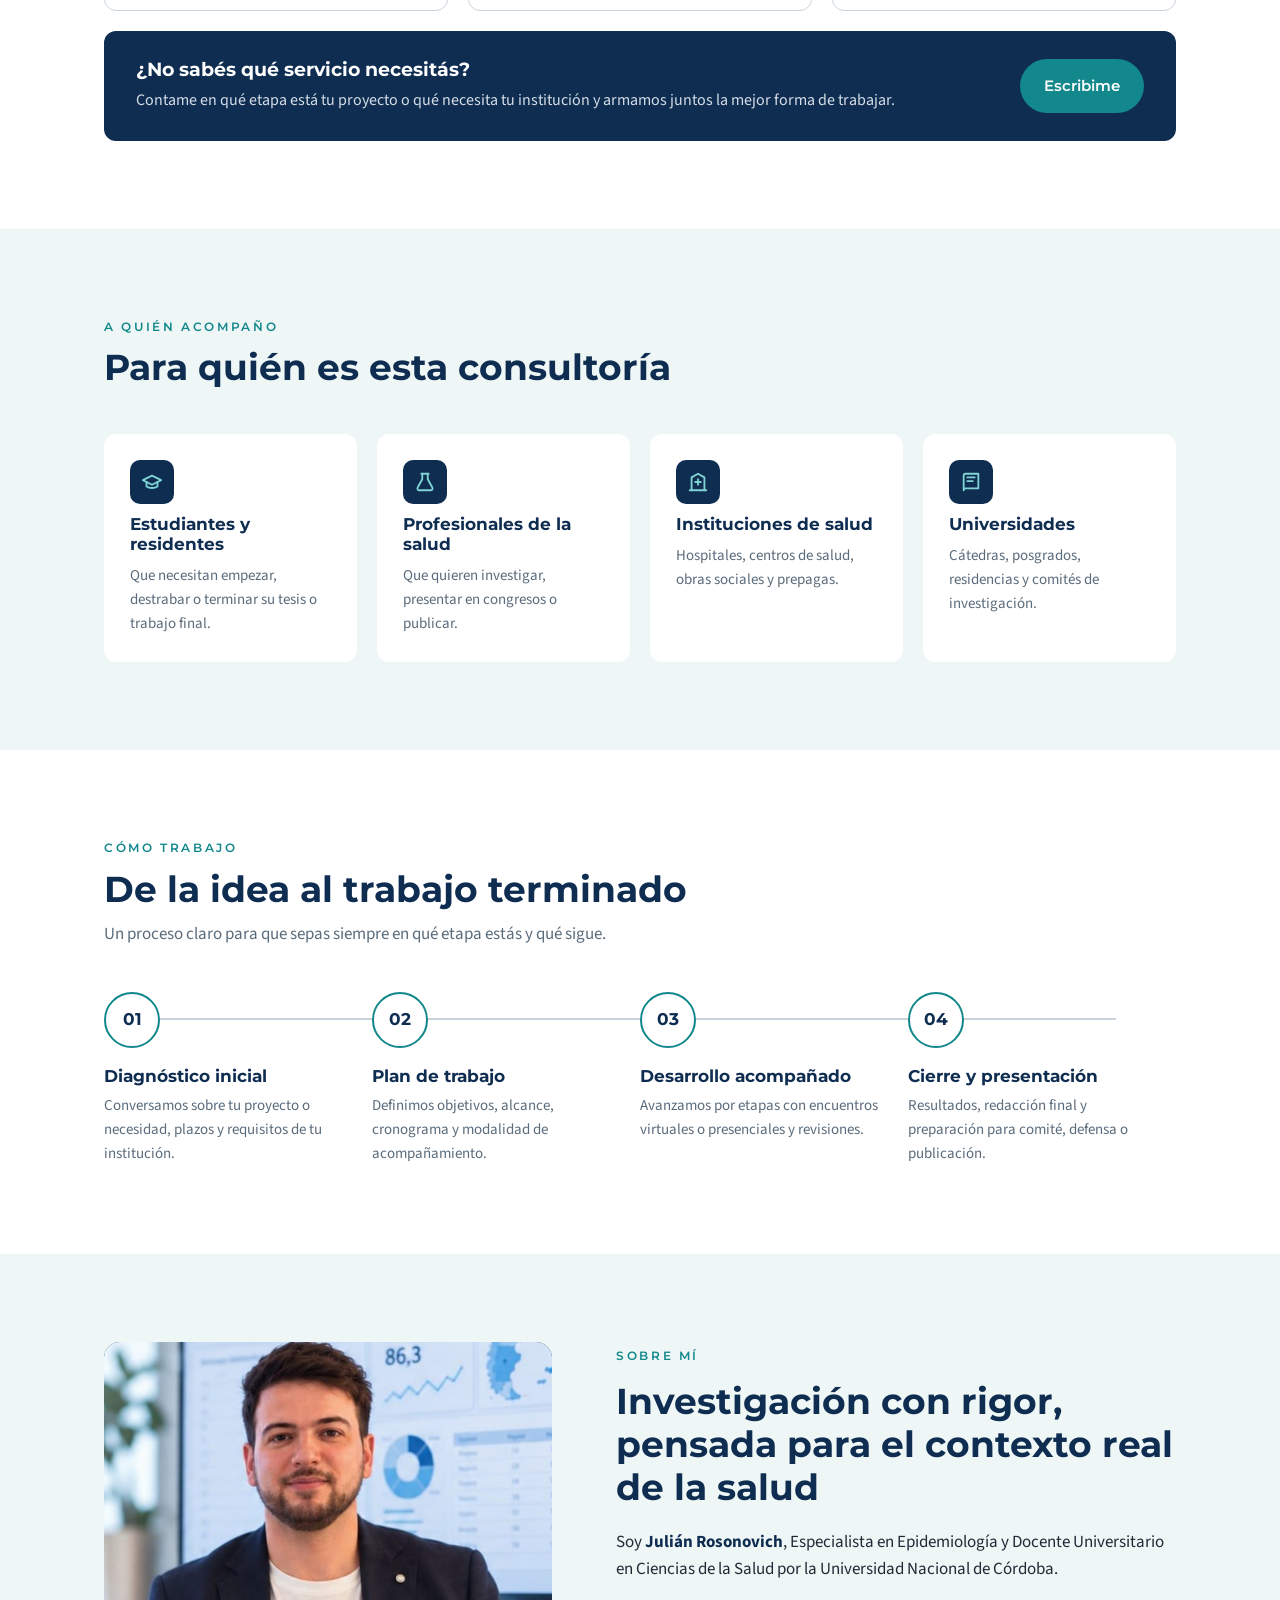
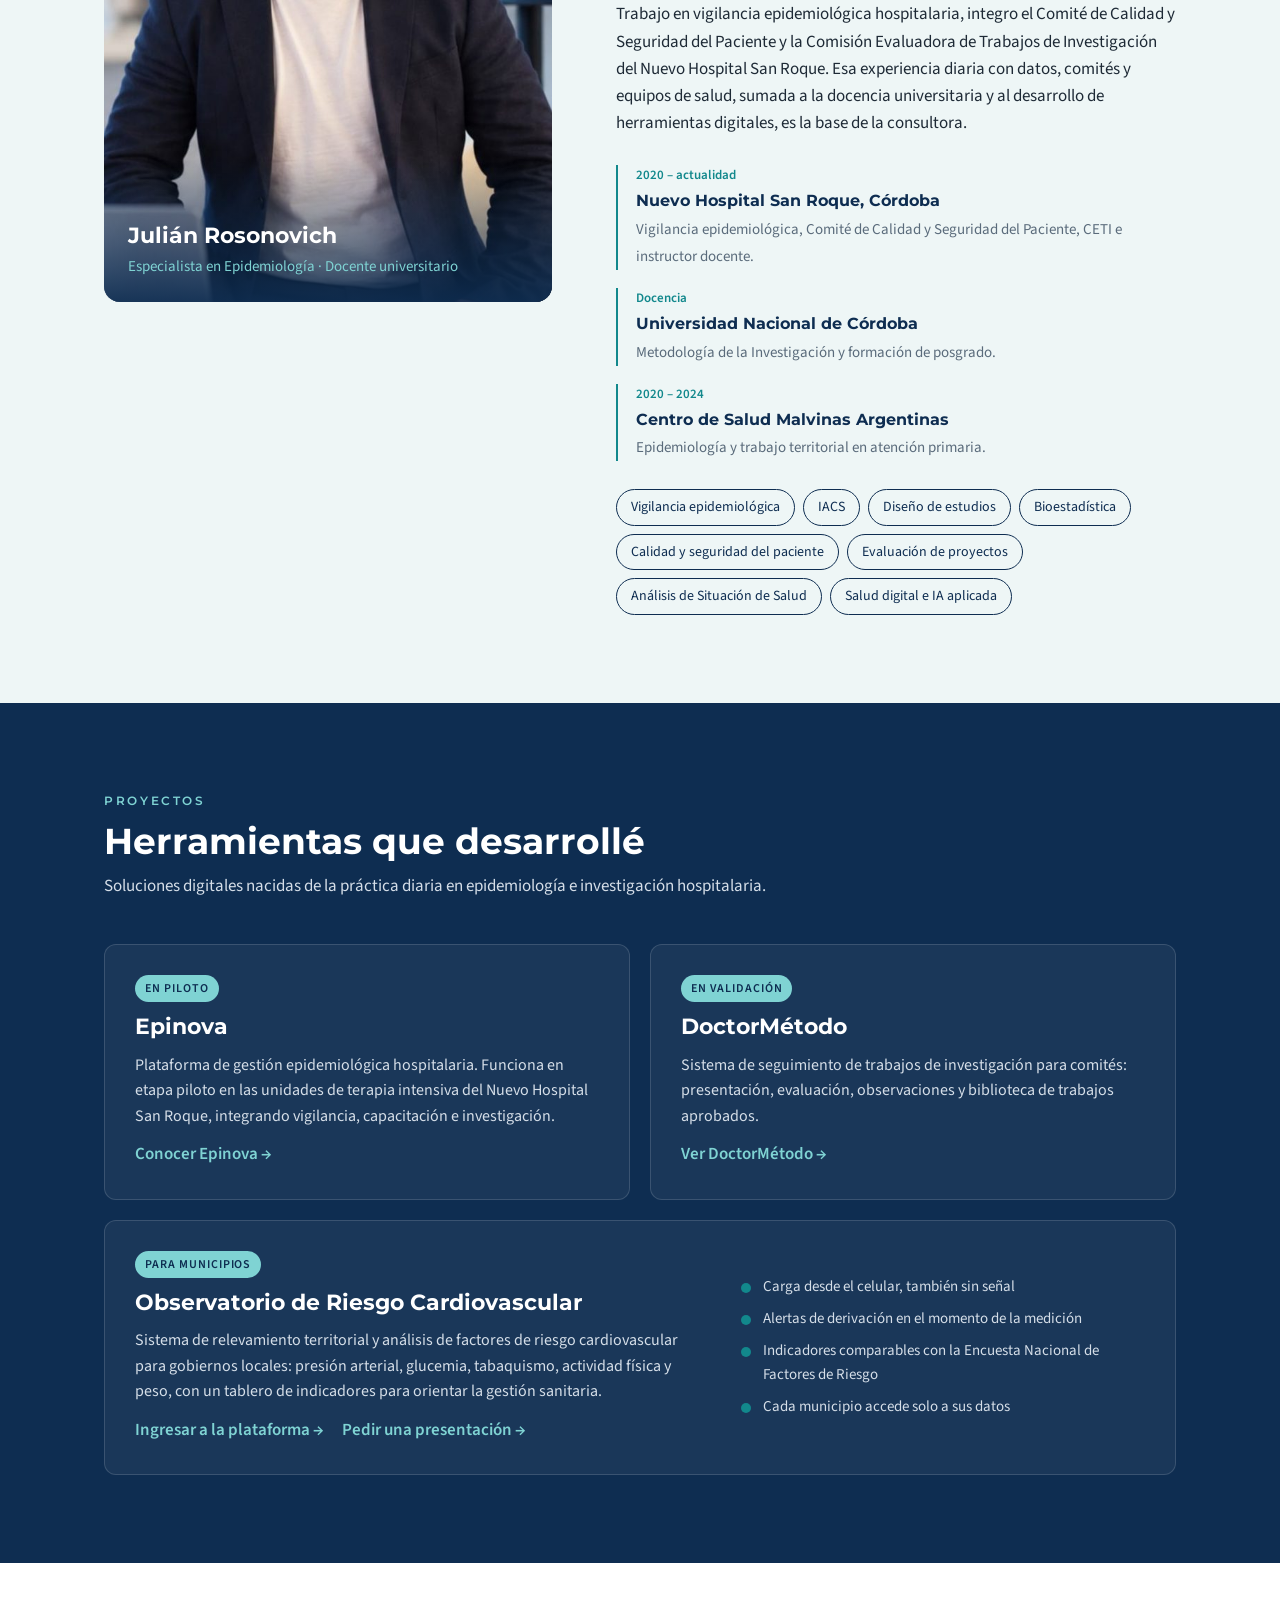
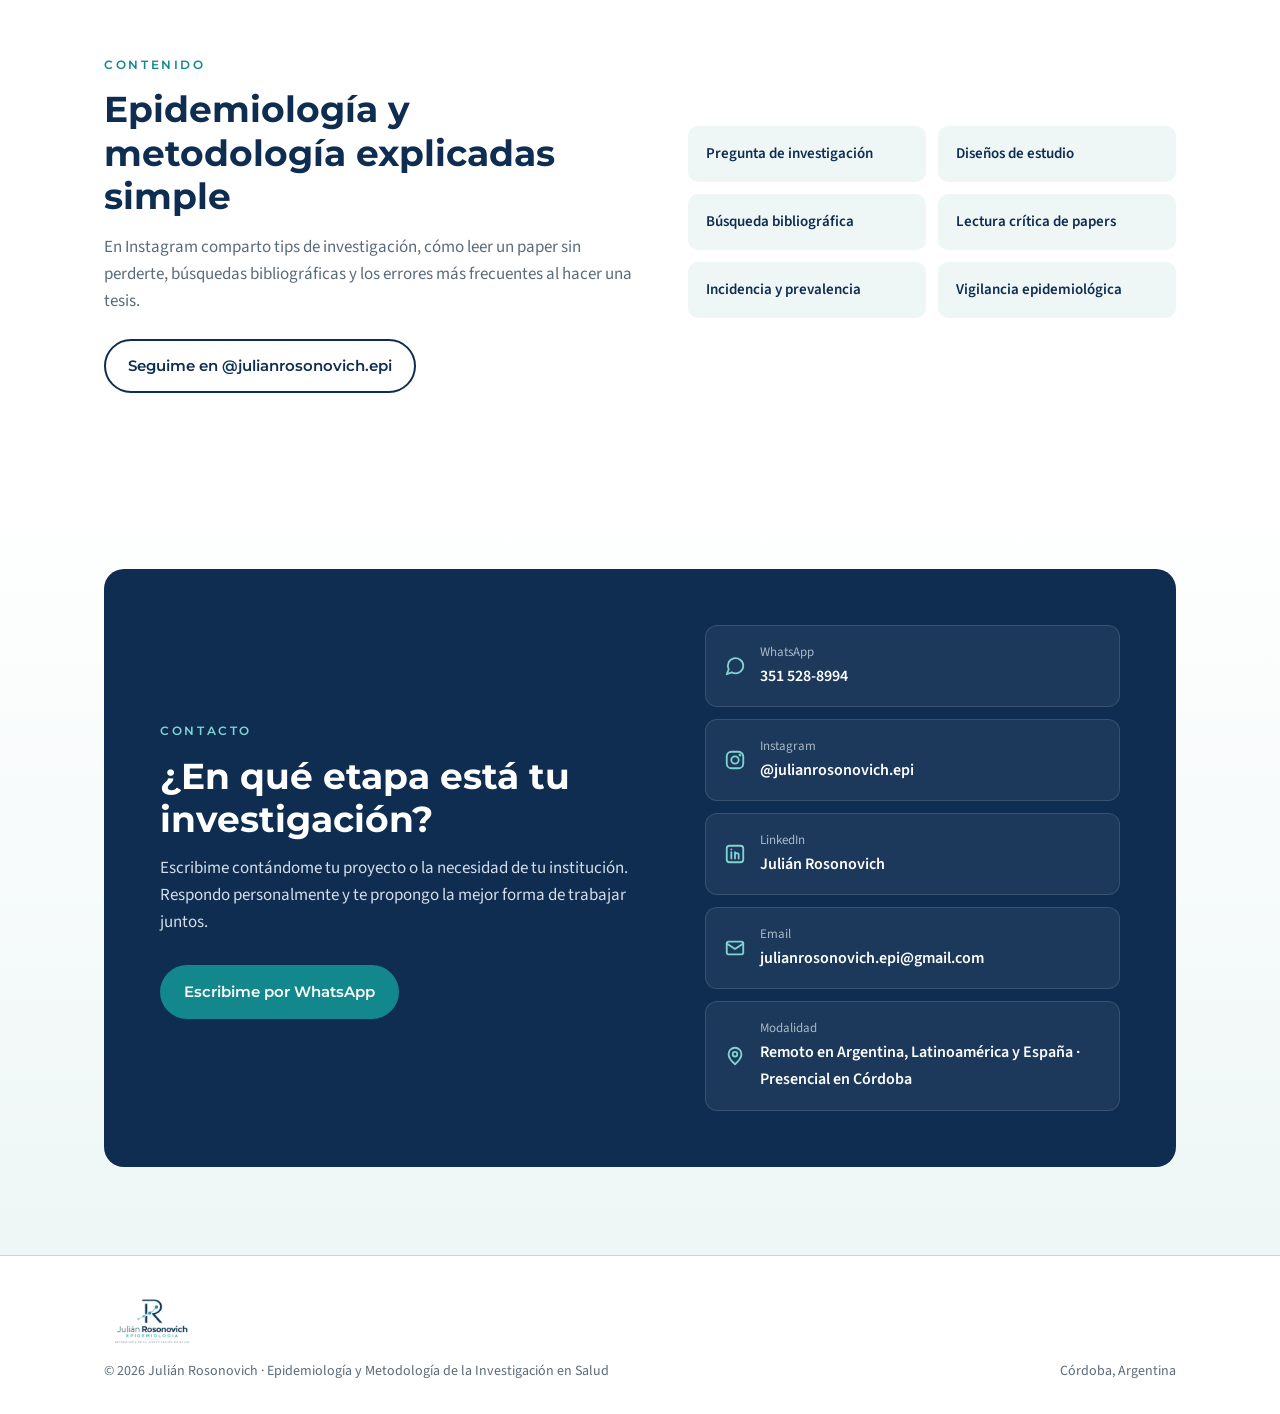
<file: index (27).html>
<!doctype html>
<html lang="es">
<head>
<meta charset="utf-8">
<meta name="viewport" content="width=device-width, initial-scale=1">
<title>Julián Rosonovich · Epidemiología y Metodología de la Investigación en Salud</title>
<meta name="description" content="Consultoría en epidemiología y metodología de la investigación en salud. Asesoría de tesis, análisis estadístico, vigilancia epidemiológica para instituciones y capacitaciones. Córdoba, Argentina.">
<meta property="og:title" content="Julián Rosonovich · Epidemiología">
<meta property="og:description" content="Asesoría de tesis, análisis estadístico, vigilancia epidemiológica y capacitaciones en salud.">
<link rel="icon" type="image/png" href="[data-uri]">
<link rel="preconnect" href="https://fonts.googleapis.com">
<link rel="preconnect" href="https://fonts.gstatic.com" crossorigin>
<link href="https://fonts.googleapis.com/css2?family=Montserrat:wght@500;600;700&family=Source+Sans+3:wght@400;600&display=swap" rel="stylesheet">
<style>
:root{
  --navy:#0E2D51; --navy-2:#163E6B; --teal:#12888C; --teal-soft:#7FD3D3; --mint:#EEF6F6;
  --ink:#1E2A36; --muted:#5A6B7B; --line:#C9D3DD; --bg:#FFFFFF;
  --radius:12px; --max:1120px;
}
*{box-sizing:border-box}
html{scroll-behavior:smooth}
body{margin:0;background:var(--bg);color:var(--ink);font-family:'Source Sans 3',system-ui,sans-serif;font-size:17px;line-height:1.6;-webkit-font-smoothing:antialiased}
h1,h2,h3{font-family:Montserrat,system-ui,sans-serif;color:var(--navy);margin:0;line-height:1.2}
a{color:var(--teal);text-decoration:none}
a:hover{color:var(--navy)}
.wrap{max-width:var(--max);margin:0 auto;padding:0 24px}
.eyebrow{font-family:Montserrat,sans-serif;font-size:12px;font-weight:600;letter-spacing:.22em;text-transform:uppercase;color:var(--teal)}
section{padding:88px 0}
.section-head{max-width:680px;margin-bottom:44px;display:flex;flex-direction:column;gap:10px}
.section-head h2{font-size:clamp(26px,3.2vw,36px)}
.section-head p{margin:0;color:var(--muted)}

/* Logo */
.logo{display:flex;align-items:center;gap:12px;color:var(--navy)}
.logo-iso{height:42px;width:auto;display:block}
.logo-mark{width:40px;height:40px;border-radius:10px;background:var(--navy);display:grid;place-items:center;color:#fff;font-family:Montserrat,sans-serif;font-weight:700;font-size:21px;position:relative;flex-shrink:0}
.logo-mark::after{content:"";position:absolute;right:6px;bottom:6px;width:7px;height:7px;border-radius:50%;background:var(--teal-soft)}
.logo-text{display:flex;flex-direction:column;line-height:1.15}
.logo-text strong{font-family:Montserrat,sans-serif;font-size:16px;font-weight:700}
.logo-text span{font-size:12px;color:var(--teal);font-weight:600;letter-spacing:.06em}

/* Nav */
header{position:sticky;top:0;z-index:50;background:rgba(255,255,255,.94);backdrop-filter:blur(8px);border-bottom:1px solid transparent;transition:border-color .2s}
header.scrolled{border-bottom-color:var(--line)}
.nav{display:flex;align-items:center;justify-content:space-between;height:72px}
.nav-links{display:flex;gap:28px;align-items:center}
.nav-links a{color:var(--ink);font-weight:600;font-size:15px}
.nav-links a:hover{color:var(--teal)}
.btn{display:inline-flex;align-items:center;gap:8px;font-family:Montserrat,sans-serif;font-weight:600;font-size:15px;padding:13px 22px;border-radius:999px;border:2px solid transparent;transition:transform .15s,background .15s,color .15s;cursor:pointer}
.btn:hover{transform:translateY(-1px)}
.btn-primary{background:var(--teal);color:#fff}
.btn-primary:hover{background:#0E7478;color:#fff}
.btn-ghost{border-color:currentColor;color:var(--navy)}
.btn-ghost:hover{background:var(--navy);color:#fff;border-color:var(--navy)}
.nav .btn{padding:10px 18px;font-size:14px}
.menu-toggle{display:none;background:none;border:0;padding:8px;cursor:pointer;color:var(--navy)}

/* Hero */
.hero{background:var(--navy);color:#fff;padding:96px 0 104px;position:relative;overflow:hidden}
.hero::before{content:"";position:absolute;inset:0;background:
  radial-gradient(600px 400px at 85% 20%,rgba(18,136,140,.35),transparent 70%),
  radial-gradient(500px 300px at 10% 110%,rgba(127,211,211,.15),transparent 70%)}
.hero .wrap{position:relative;display:grid;grid-template-columns:1.3fr 1fr;gap:56px;align-items:center}
.hero .eyebrow{color:var(--teal-soft)}
.hero h1{color:#fff;font-size:clamp(34px,5vw,54px);font-weight:700;margin:16px 0 20px;letter-spacing:-.01em}
.hero h1 em{font-style:normal;color:var(--teal-soft)}
.hero p.lead{font-size:19px;color:#D5DEE8;max-width:560px;margin:0 0 32px}
.hero-ctas{display:flex;gap:14px;flex-wrap:wrap}
.hero .btn-ghost{color:#fff}
.hero .btn-ghost:hover{background:#fff;color:var(--navy);border-color:#fff}
.hero-card{background:rgba(255,255,255,.06);border:1px solid rgba(255,255,255,.14);border-radius:16px;padding:28px;display:flex;flex-direction:column;gap:18px}
.hero-card .stat{display:flex;gap:16px;align-items:flex-start}
.hero-card .stat b{font-family:Montserrat,sans-serif;font-size:28px;color:var(--teal-soft);min-width:56px;line-height:1}
.hero-card .stat span{color:#D5DEE8;font-size:15px;line-height:1.45}
.hero-card hr{border:0;border-top:1px solid rgba(255,255,255,.12);margin:0}

/* Services */
.grid-3{display:grid;grid-template-columns:repeat(3,minmax(0,1fr));gap:20px}
.card{border:1px solid var(--line);border-radius:var(--radius);padding:28px;display:flex;flex-direction:column;gap:12px;background:#fff;transition:border-color .2s,box-shadow .2s,transform .2s}
.card:hover{border-color:var(--teal);box-shadow:0 10px 30px -18px rgba(14,45,81,.35);transform:translateY(-2px)}
.card .num{font-family:Montserrat,sans-serif;font-weight:700;font-size:13px;color:var(--teal)}
.card h3{font-size:19px}
.card p{margin:0;color:var(--muted);font-size:16px}
.card ul{margin:4px 0 0;padding-left:18px;color:var(--ink);font-size:15px}
.card ul li{margin:2px 0}
.card.inst{background:var(--mint);border-color:transparent}
.card.dark{background:var(--navy);border-color:var(--navy)}
.card.dark h3{color:#fff}
.card.dark p{color:#D5DEE8}
.card.dark .btn{align-self:flex-start;margin-top:auto}

.cta-strip{margin-top:20px;background:var(--navy);border-radius:var(--radius);padding:28px 32px;display:flex;align-items:center;justify-content:space-between;gap:24px}
.cta-strip h3{color:#fff;font-size:19px;margin-bottom:6px}
.cta-strip p{margin:0;color:#D5DEE8;font-size:16px}
.cta-strip .btn{flex-shrink:0}
@media (max-width:620px){.cta-strip{flex-direction:column;align-items:flex-start;padding:24px 22px}}
/* Audience */
.audience{background:var(--mint)}
.aud-grid{display:grid;grid-template-columns:repeat(4,minmax(0,1fr));gap:20px}
.aud{background:#fff;border-radius:var(--radius);padding:26px;display:flex;flex-direction:column;gap:10px}
.aud .ico{width:44px;height:44px;border-radius:10px;background:var(--navy);display:grid;place-items:center}
.aud .ico svg{width:22px;height:22px;stroke:var(--teal-soft);fill:none;stroke-width:2;stroke-linecap:round;stroke-linejoin:round}
.aud h3{font-size:17px}
.aud p{margin:0;font-size:15px;color:var(--muted)}

/* Process */
.steps{display:grid;grid-template-columns:repeat(4,minmax(0,1fr));gap:0;counter-reset:s;position:relative}
.step{padding:0 22px 0 0;position:relative}
.step::before{counter-increment:s;content:counter(s,decimal-leading-zero);display:grid;place-items:center;width:52px;height:52px;border-radius:50%;background:#fff;border:2px solid var(--teal);font-family:Montserrat,sans-serif;font-weight:700;color:var(--navy);margin-bottom:18px;position:relative;z-index:1}
.steps::before{content:"";position:absolute;top:26px;left:26px;right:60px;height:2px;background:var(--line)}
.step h3{font-size:17px;margin-bottom:8px}
.step p{margin:0;font-size:15px;color:var(--muted)}

/* About */
.about .wrap{display:grid;grid-template-columns:1fr 1.25fr;gap:64px;align-items:start}
.portrait{margin:0;aspect-ratio:4/5;border-radius:16px;position:relative;overflow:hidden;background:var(--navy)}
.portrait img{position:absolute;inset:0;width:100%;height:100%;object-fit:cover;object-position:center 20%}
.portrait figcaption{position:absolute;left:0;right:0;bottom:0;padding:60px 24px 22px;background:linear-gradient(transparent,rgba(14,45,81,.92));color:#fff}
.portrait strong{font-family:Montserrat,sans-serif;font-size:22px;display:block}
.portrait span{color:var(--teal-soft);font-size:15px}
.about-text p{margin:0 0 18px}
.timeline{margin-top:28px;display:flex;flex-direction:column;gap:18px}
.tl{border-left:2px solid var(--teal);padding-left:18px}
.tl small{display:block;color:var(--teal);font-weight:600;font-size:13px}
.tl b{font-family:Montserrat,sans-serif;color:var(--navy);font-size:16px;display:block;margin:2px 0}
.tl span{color:var(--muted);font-size:15px}
.chips{display:flex;flex-wrap:wrap;gap:8px;margin-top:28px}
.chip{font-size:14px;padding:6px 14px;border:1px solid var(--navy);border-radius:999px;color:var(--navy)}

/* Projects */
.projects{background:var(--navy);color:#fff}
.projects .section-head h2{color:#fff}
.projects .section-head p{color:#D5DEE8}
.projects .eyebrow{color:var(--teal-soft)}
.proj-grid{display:grid;grid-template-columns:repeat(2,minmax(0,1fr));gap:20px}
.proj{background:rgba(255,255,255,.05);border:1px solid rgba(255,255,255,.14);border-radius:var(--radius);padding:30px;display:flex;flex-direction:column;gap:12px}
.proj .tag{align-self:flex-start;font-size:12px;font-weight:600;letter-spacing:.08em;text-transform:uppercase;color:var(--navy);background:var(--teal-soft);padding:4px 10px;border-radius:999px}
.proj h3{color:#fff;font-size:22px}
.proj p{margin:0;color:#D5DEE8;font-size:16px}
.proj a{color:var(--teal-soft);font-weight:600;margin-top:auto}
.proj a:hover{color:#fff}
.proj.wide{grid-column:1/-1;display:grid;grid-template-columns:1.4fr 1fr;gap:12px 40px;align-items:center}
.proj.wide .proj-body{display:flex;flex-direction:column;gap:12px}
.proj.wide .proj-list{margin:0;padding:0;list-style:none;display:flex;flex-direction:column;gap:8px;color:#D5DEE8;font-size:15px}
.proj.wide .proj-list li{padding-left:22px;position:relative}
.proj.wide .proj-list li::before{content:"";position:absolute;left:0;top:8px;width:10px;height:10px;border-radius:50%;background:var(--teal)}
.proj .proj-ctas{display:flex;gap:18px;flex-wrap:wrap;margin-top:auto}
.nav-links a.nav-access{color:var(--teal)}
@media (max-width:760px){.proj.wide{grid-template-columns:1fr}}

/* Content / social */
.social{display:grid;grid-template-columns:1.1fr 1fr;gap:48px;align-items:center}
.topics{display:grid;grid-template-columns:repeat(2,minmax(0,1fr));gap:12px}
.topic{background:var(--mint);border-radius:10px;padding:16px 18px;font-weight:600;color:var(--navy);font-size:15px}

/* Contact */
.contact{background:linear-gradient(180deg,#fff 0%,var(--mint) 100%)}
.contact-box{background:var(--navy);color:#fff;border-radius:20px;padding:56px;display:grid;grid-template-columns:1.2fr 1fr;gap:48px;align-items:center}
.contact-box h2{color:#fff;font-size:clamp(26px,3.2vw,36px);margin-bottom:14px}
.contact-box p{color:#D5DEE8;margin:0 0 28px}
.contact-list{display:flex;flex-direction:column;gap:12px}
.contact-item{display:flex;align-items:center;gap:14px;background:rgba(255,255,255,.06);border:1px solid rgba(255,255,255,.12);border-radius:12px;padding:16px 18px;color:#fff;transition:background .15s}
.contact-item:hover{background:rgba(255,255,255,.12);color:#fff}
.contact-item svg{width:22px;height:22px;stroke:var(--teal-soft);fill:none;stroke-width:2;stroke-linecap:round;stroke-linejoin:round;flex-shrink:0}
.contact-item small{display:block;color:#A9B8C8;font-size:13px}
.contact-item b{font-weight:600;font-size:16px;word-break:break-word}

footer{padding:32px 0;border-top:1px solid var(--line);font-size:14px;color:var(--muted)}
footer .wrap{display:flex;justify-content:space-between;align-items:flex-end;gap:16px;flex-wrap:wrap}

.wa-float{position:fixed;right:20px;bottom:20px;z-index:60;width:58px;height:58px;border-radius:50%;background:#25D366;display:grid;place-items:center;box-shadow:0 8px 24px -6px rgba(0,0,0,.35);transition:transform .15s}
.wa-float:hover{transform:scale(1.06)}
.wa-float svg{width:30px;height:30px;fill:#fff}

.reveal{opacity:0;transform:translateY(16px);transition:opacity .6s ease,transform .6s ease}
.reveal.in{opacity:1;transform:none}
@media (prefers-reduced-motion:reduce){.reveal{opacity:1;transform:none;transition:none}html{scroll-behavior:auto}}

/* Responsive */
@media (max-width:960px){
  .hero .wrap,.about .wrap,.social,.contact-box{grid-template-columns:1fr}
  .grid-3{grid-template-columns:repeat(2,minmax(0,1fr))}
  .aud-grid{grid-template-columns:repeat(2,minmax(0,1fr))}
  .steps{grid-template-columns:repeat(2,minmax(0,1fr));gap:32px 0}
  .steps::before{display:none}
  .portrait{aspect-ratio:4/5;max-width:420px}
}
@media (max-width:760px){
  .menu-toggle{display:block}
  .nav-links{position:absolute;top:72px;left:0;right:0;background:#fff;flex-direction:column;align-items:stretch;gap:0;padding:8px 24px 20px;border-bottom:1px solid var(--line);display:none}
  .nav-links.open{display:flex}
  .nav-links a{padding:12px 0;border-bottom:1px solid var(--mint)}
  .nav-links .btn{margin-top:12px;justify-content:center}
}
@media (max-width:620px){
  body{font-size:16px}
  section{padding:64px 0}
  .wrap{padding:0 16px}
  .hero{padding:64px 0 72px}
  .grid-3,.aud-grid,.proj-grid,.topics,.steps{grid-template-columns:1fr}
  .contact-box{padding:32px 22px}
  .logo-text span{display:none}
}
</style>
</head>
<body>

<header id="top">
  <div class="wrap nav">
    <a href="#top" class="logo" aria-label="Inicio">
      <img class="logo-iso" src="[data-uri]" alt="">
      <span class="logo-text"><strong>Julián Rosonovich</strong><span>EPIDEMIOLOGÍA · METODOLOGÍA</span></span>
    </a>
    <button class="menu-toggle" aria-label="Abrir menú" aria-expanded="false">
      <svg width="26" height="26" viewBox="0 0 24 24" fill="none" stroke="currentColor" stroke-width="2" stroke-linecap="round"><path d="M4 7h16M4 12h16M4 17h16"/></svg>
    </button>
    <nav class="nav-links">
      <a href="#servicios">Servicios</a>
      <a href="#como-trabajo">Cómo trabajo</a>
      <a href="#sobre-mi">Sobre mí</a>
      <a href="#proyectos">Proyectos</a>
      <a href="/plataforma/" class="nav-access">Acceso clientes</a>
      <a href="#contacto" class="btn btn-primary">Consultar</a>
    </nav>
  </div>
</header>

<main>
<!-- HERO -->
<section class="hero">
  <div class="wrap">
    <div>
      <span class="eyebrow">Investigación · Datos en salud · IA aplicada</span>
      <h1>Epidemiología y metodología de la investigación, <em>sin vueltas.</em></h1>
      <p class="lead">Ayudo a instituciones a transformar sus datos de salud en decisiones, y acompaño a estudiantes, residentes y profesionales a convertir una idea en un trabajo de investigación sólido.</p>
      <div class="hero-ctas">
        <a class="btn btn-primary" href="https://wa.me/5493515288994?text=Hola%20Juli%C3%A1n%2C%20quiero%20hacer%20una%20consulta" target="_blank" rel="noopener">Hacé tu consulta</a>
        <a class="btn btn-ghost" href="#servicios">Ver servicios</a>
      </div>
    </div>
    <div class="hero-card reveal">
      <div class="stat"><b>+6</b><span>años en vigilancia epidemiológica hospitalaria en el Nuevo Hospital San Roque</span></div>
      <hr>
      <div class="stat"><b>UNC</b><span>Especialista en Epidemiología y Docente Universitario en Ciencias de la Salud</span></div>
      <hr>
      <div class="stat"><b>CETI</b><span>Integrante de la Comisión Evaluadora de Trabajos de Investigación: sé qué miran los comités</span></div>
    </div>
  </div>
</section>

<!-- SERVICIOS -->
<section id="servicios">
  <div class="wrap">
    <div class="section-head reveal">
      <span class="eyebrow">Qué ofrezco</span>
      <h2>Servicios</h2>
      <p>Acompañamiento a medida, desde la primera idea hasta la presentación de resultados, para personas e instituciones que necesitan investigación y datos confiables.</p>
    </div>
    <div class="grid-3">
      <article class="card inst reveal">
        <span class="num">01 · Instituciones</span>
        <h3>Análisis de Situación de Salud (ASIS)</h3>
        <p>Diagnóstico poblacional, construcción de indicadores y priorización de problemas para orientar la gestión sanitaria.</p>
      </article>
      <article class="card inst reveal">
        <span class="num">02 · Instituciones</span>
        <h3>Vigilancia epidemiológica</h3>
        <p>Diseño o mejora de sistemas de vigilancia, indicadores de infecciones asociadas al cuidado de la salud, tableros de seguimiento e informes, con gestión digital a través de Epinova.</p>
      </article>
      <article class="card inst reveal">
        <span class="num">03 · Instituciones</span>
        <h3>IA aplicada a la salud</h3>
        <p>Automatización de informes, apoyo al análisis de datos y desarrollo de herramientas digitales para la gestión sanitaria.</p>
      </article>
      <article class="card reveal">
        <span class="num">04</span>
        <h3>Análisis de datos en salud</h3>
        <p>Desde la base cruda hasta un informe claro para quien decide: depuración de bases, análisis descriptivo e inferencial, tablas y gráficos listos para publicar.</p>
      </article>
      <article class="card reveal">
        <span class="num">05</span>
        <h3>Asesoría de tesis y trabajos de investigación</h3>
        <p>Grado, posgrado, maestrías y residencias.</p>
        <ul>
          <li>Pregunta de investigación y objetivos</li>
          <li>Diseño, muestra e instrumentos</li>
          <li>Búsqueda bibliográfica</li>
          <li>Preparación para comités y defensa</li>
        </ul>
      </article>
      <article class="card reveal">
        <span class="num">06</span>
        <h3>Docencia y capacitaciones</h3>
        <p>Metodología de la investigación, epidemiología y bioestadística para equipos de salud, residencias y cátedras: proyectos, protocolos, trabajos científicos y formación de equipos.</p>
      </article>
    </div>
    <div class="cta-strip reveal">
      <div><h3>¿No sabés qué servicio necesitás?</h3><p>Contame en qué etapa está tu proyecto o qué necesita tu institución y armamos juntos la mejor forma de trabajar.</p></div>
      <a class="btn btn-primary" href="#contacto">Escribime</a>
    </div>
  </div>
</section>

<!-- A QUIÉN -->
<section class="audience">
  <div class="wrap">
    <div class="section-head reveal">
      <span class="eyebrow">A quién acompaño</span>
      <h2>Para quién es esta consultoría</h2>
    </div>
    <div class="aud-grid">
      <div class="aud reveal">
        <div class="ico"><svg viewBox="0 0 24 24"><path d="M22 10 12 5 2 10l10 5 10-5Z"/><path d="M6 12v5c3 2 9 2 12 0v-5"/></svg></div>
        <h3>Estudiantes y residentes</h3>
        <p>Que necesitan empezar, destrabar o terminar su tesis o trabajo final.</p>
      </div>
      <div class="aud reveal">
        <div class="ico"><svg viewBox="0 0 24 24"><path d="M9 3v6l-5 9a2 2 0 0 0 2 3h12a2 2 0 0 0 2-3l-5-9V3"/><path d="M8 3h8"/></svg></div>
        <h3>Profesionales de la salud</h3>
        <p>Que quieren investigar, presentar en congresos o publicar.</p>
      </div>
      <div class="aud reveal">
        <div class="ico"><svg viewBox="0 0 24 24"><path d="M3 21h18"/><path d="M5 21V7l7-4 7 4v14"/><path d="M12 9v6M9 12h6"/></svg></div>
        <h3>Instituciones de salud</h3>
        <p>Hospitales, centros de salud, obras sociales y prepagas.</p>
      </div>
      <div class="aud reveal">
        <div class="ico"><svg viewBox="0 0 24 24"><path d="M4 19.5V5a2 2 0 0 1 2-2h14v16H6a2 2 0 0 0-2 2Z"/><path d="M8 7h8M8 11h6"/></svg></div>
        <h3>Universidades</h3>
        <p>Cátedras, posgrados, residencias y comités de investigación.</p>
      </div>
    </div>
  </div>
</section>

<!-- CÓMO TRABAJO -->
<section id="como-trabajo">
  <div class="wrap">
    <div class="section-head reveal">
      <span class="eyebrow">Cómo trabajo</span>
      <h2>De la idea al trabajo terminado</h2>
      <p>Un proceso claro para que sepas siempre en qué etapa estás y qué sigue.</p>
    </div>
    <div class="steps">
      <div class="step reveal"><h3>Diagnóstico inicial</h3><p>Conversamos sobre tu proyecto o necesidad, plazos y requisitos de tu institución.</p></div>
      <div class="step reveal"><h3>Plan de trabajo</h3><p>Definimos objetivos, alcance, cronograma y modalidad de acompañamiento.</p></div>
      <div class="step reveal"><h3>Desarrollo acompañado</h3><p>Avanzamos por etapas con encuentros virtuales o presenciales y revisiones.</p></div>
      <div class="step reveal"><h3>Cierre y presentación</h3><p>Resultados, redacción final y preparación para comité, defensa o publicación.</p></div>
    </div>
  </div>
</section>

<!-- SOBRE MÍ -->
<section id="sobre-mi" class="about" style="background:var(--mint)">
  <div class="wrap">
    <figure class="portrait reveal"><img src="[data-uri]" alt="Julián Rosonovich, especialista en Epidemiología"><figcaption><strong>Julián Rosonovich</strong><span>Especialista en Epidemiología · Docente universitario</span></figcaption></figure>
    <div class="about-text reveal">
      <span class="eyebrow">Sobre mí</span>
      <h2 style="font-size:clamp(26px,3.2vw,36px);margin:10px 0 20px">Investigación con rigor, pensada para el contexto real de la salud</h2>
      <p>Soy <strong style="color:var(--navy)">Julián Rosonovich</strong>, Especialista en Epidemiología y Docente Universitario en Ciencias de la Salud por la Universidad Nacional de Córdoba.</p>
      <p>Trabajo en vigilancia epidemiológica hospitalaria, integro el Comité de Calidad y Seguridad del Paciente y la Comisión Evaluadora de Trabajos de Investigación del Nuevo Hospital San Roque. Esa experiencia diaria con datos, comités y equipos de salud, sumada a la docencia universitaria y al desarrollo de herramientas digitales, es la base de la consultora.</p>
      <div class="timeline">
        <div class="tl"><small>2020 – actualidad</small><b>Nuevo Hospital San Roque, Córdoba</b><span>Vigilancia epidemiológica, Comité de Calidad y Seguridad del Paciente, CETI e instructor docente.</span></div>
        <div class="tl"><small>Docencia</small><b>Universidad Nacional de Córdoba</b><span>Metodología de la Investigación y formación de posgrado.</span></div>
        <div class="tl"><small>2020 – 2024</small><b>Centro de Salud Malvinas Argentinas</b><span>Epidemiología y trabajo territorial en atención primaria.</span></div>
      </div>
      <div class="chips">
        <span class="chip">Vigilancia epidemiológica</span>
        <span class="chip">IACS</span>
        <span class="chip">Diseño de estudios</span>
        <span class="chip">Bioestadística</span>
        <span class="chip">Calidad y seguridad del paciente</span>
        <span class="chip">Evaluación de proyectos</span>
        <span class="chip">Análisis de Situación de Salud</span>
        <span class="chip">Salud digital e IA aplicada</span>
      </div>
    </div>
  </div>
</section>

<!-- PROYECTOS -->
<section id="proyectos" class="projects">
  <div class="wrap">
    <div class="section-head reveal">
      <span class="eyebrow">Proyectos</span>
      <h2>Herramientas que desarrollé</h2>
      <p>Soluciones digitales nacidas de la práctica diaria en epidemiología e investigación hospitalaria.</p>
    </div>
    <div class="proj-grid">
      <article class="proj reveal">
        <span class="tag">En piloto</span>
        <h3>Epinova</h3>
        <p>Plataforma de gestión epidemiológica hospitalaria. Funciona en etapa piloto en las unidades de terapia intensiva del Nuevo Hospital San Roque, integrando vigilancia, capacitación e investigación.</p>
        <a href="https://epidata-www.vercel.app" target="_blank" rel="noopener">Conocer Epinova →</a>
      </article>
      <article class="proj reveal">
        <span class="tag">En validación</span>
        <h3>DoctorMétodo</h3>
        <p>Sistema de seguimiento de trabajos de investigación para comités: presentación, evaluación, observaciones y biblioteca de trabajos aprobados.</p>
        <a href="https://epidata-www.vercel.app/" target="_blank" rel="noopener">Ver DoctorMétodo →</a>
      </article>
      <article class="proj wide reveal">
        <div class="proj-body">
          <span class="tag">Para municipios</span>
          <h3>Observatorio de Riesgo Cardiovascular</h3>
          <p>Sistema de relevamiento territorial y análisis de factores de riesgo cardiovascular para gobiernos locales: presión arterial, glucemia, tabaquismo, actividad física y peso, con un tablero de indicadores para orientar la gestión sanitaria.</p>
          <div class="proj-ctas">
            <a href="/plataforma/">Ingresar a la plataforma →</a>
            <a href="https://wa.me/5493515288994?text=Hola%20Juli%C3%A1n%2C%20quiero%20informaci%C3%B3n%20sobre%20el%20Observatorio%20de%20Riesgo%20Cardiovascular" target="_blank" rel="noopener">Pedir una presentación →</a>
          </div>
        </div>
        <ul class="proj-list">
          <li>Carga desde el celular, también sin señal</li>
          <li>Alertas de derivación en el momento de la medición</li>
          <li>Indicadores comparables con la Encuesta Nacional de Factores de Riesgo</li>
          <li>Cada municipio accede solo a sus datos</li>
        </ul>
      </article>
    </div>
  </div>
</section>

<!-- CONTENIDO -->
<section>
  <div class="wrap social">
    <div class="reveal">
      <span class="eyebrow">Contenido</span>
      <h2 style="font-size:clamp(26px,3.2vw,36px);margin:10px 0 16px">Epidemiología y metodología explicadas simple</h2>
      <p style="color:var(--muted);margin:0 0 24px">En Instagram comparto tips de investigación, cómo leer un paper sin perderte, búsquedas bibliográficas y los errores más frecuentes al hacer una tesis.</p>
      <a class="btn btn-ghost" href="https://www.instagram.com/julianrosonovich.epi/" target="_blank" rel="noopener">Seguime en @julianrosonovich.epi</a>
    </div>
    <div class="topics reveal">
      <div class="topic">Pregunta de investigación</div>
      <div class="topic">Diseños de estudio</div>
      <div class="topic">Búsqueda bibliográfica</div>
      <div class="topic">Lectura crítica de papers</div>
      <div class="topic">Incidencia y prevalencia</div>
      <div class="topic">Vigilancia epidemiológica</div>
    </div>
  </div>
</section>

<!-- CONTACTO -->
<section id="contacto" class="contact">
  <div class="wrap">
    <div class="contact-box reveal">
      <div>
        <span class="eyebrow" style="color:var(--teal-soft)">Contacto</span>
        <h2 style="margin-top:10px">¿En qué etapa está tu investigación?</h2>
        <p>Escribime contándome tu proyecto o la necesidad de tu institución. Respondo personalmente y te propongo la mejor forma de trabajar juntos.</p>
        <a class="btn btn-primary" href="https://wa.me/5493515288994?text=Hola%20Juli%C3%A1n%2C%20quiero%20hacer%20una%20consulta" target="_blank" rel="noopener">Escribime por WhatsApp</a>
      </div>
      <div class="contact-list">
        <a class="contact-item" href="https://wa.me/5493515288994" target="_blank" rel="noopener">
          <svg viewBox="0 0 24 24"><path d="M21 11.5a8.4 8.4 0 0 1-12.4 7.4L3 21l2.1-5.4A8.4 8.4 0 1 1 21 11.5Z"/></svg>
          <div><small>WhatsApp</small><b>351 528-8994</b></div>
        </a>
        <a class="contact-item" href="https://www.instagram.com/julianrosonovich.epi/" target="_blank" rel="noopener">
          <svg viewBox="0 0 24 24"><rect x="3" y="3" width="18" height="18" rx="5"/><circle cx="12" cy="12" r="4"/><circle cx="17.5" cy="6.5" r=".6"/></svg>
          <div><small>Instagram</small><b>@julianrosonovich.epi</b></div>
        </a>
        <a class="contact-item" href="https://www.linkedin.com/in/julian-rosonovich-452347123" target="_blank" rel="noopener">
          <svg viewBox="0 0 24 24"><rect x="3" y="3" width="18" height="18" rx="3"/><path d="M8 10v7M8 7v.01M12 17v-4a2 2 0 0 1 4 0v4M12 10v7"/></svg>
          <div><small>LinkedIn</small><b>Julián Rosonovich</b></div>
        </a>
        <a class="contact-item" href="mailto:julianrosonovich.epi@gmail.com">
          <svg viewBox="0 0 24 24"><rect x="3" y="5" width="18" height="14" rx="2"/><path d="m3 7 9 6 9-6"/></svg>
          <div><small>Email</small><b>julianrosonovich.epi@gmail.com</b></div>
        </a>
        <div class="contact-item" style="cursor:default">
          <svg viewBox="0 0 24 24"><path d="M12 21s-7-6.2-7-11a7 7 0 0 1 14 0c0 4.8-7 11-7 11Z"/><circle cx="12" cy="10" r="2.5"/></svg>
          <div><small>Modalidad</small><b>Remoto en Argentina, Latinoamérica y España · Presencial en Córdoba</b></div>
        </div>
      </div>
    </div>
  </div>
</section>
</main>

<footer>
  <div class="wrap">
    <div><img src="[data-uri]" alt="Julián Rosonovich · Epidemiología" style="height:64px;width:auto;display:block;margin-bottom:8px"><span>© <span id="y"></span> Julián Rosonovich · Epidemiología y Metodología de la Investigación en Salud</span></div>
    <span>Córdoba, Argentina</span>
  </div>
</footer>

<a class="wa-float" href="https://wa.me/5493515288994?text=Hola%20Juli%C3%A1n%2C%20quiero%20hacer%20una%20consulta" target="_blank" rel="noopener" aria-label="Escribir por WhatsApp">
  <svg viewBox="0 0 32 32"><path d="M16 3C9 3 3.3 8.6 3.3 15.6c0 2.2.6 4.4 1.7 6.3L3 29l7.3-1.9c1.8 1 3.8 1.5 5.7 1.5 7 0 12.7-5.7 12.7-12.7S23 3 16 3Zm0 23.2c-1.8 0-3.6-.5-5.2-1.4l-.4-.2-4.3 1.1 1.2-4.2-.3-.4a10.5 10.5 0 1 1 9 5.1Zm5.8-7.9c-.3-.2-1.9-.9-2.2-1-.3-.1-.5-.2-.7.2-.2.3-.8 1-1 1.2-.2.2-.4.2-.7.1-.3-.2-1.4-.5-2.6-1.6-1-.9-1.6-1.9-1.8-2.2-.2-.3 0-.5.1-.7l.5-.6c.2-.2.2-.3.3-.6.1-.2 0-.4 0-.6l-1-2.4c-.3-.6-.5-.5-.7-.5h-.6c-.2 0-.6.1-.9.4-.3.3-1.2 1.1-1.2 2.8s1.2 3.2 1.4 3.5c.2.2 2.4 3.6 5.7 5 .8.4 1.4.6 1.9.7.8.3 1.5.2 2.1.1.6-.1 1.9-.8 2.2-1.5.3-.7.3-1.4.2-1.5-.1-.2-.3-.3-.6-.4Z"/></svg>
</a>

<script>
document.getElementById('y').textContent = new Date().getFullYear();
const header = document.querySelector('header');
addEventListener('scroll', () => header.classList.toggle('scrolled', scrollY > 8), {passive:true});
const toggle = document.querySelector('.menu-toggle'), links = document.querySelector('.nav-links');
toggle.addEventListener('click', () => { const o = links.classList.toggle('open'); toggle.setAttribute('aria-expanded', o); });
links.querySelectorAll('a').forEach(a => a.addEventListener('click', () => links.classList.remove('open')));
document.querySelectorAll('[data-placeholder]').forEach(a => a.addEventListener('click', e => e.preventDefault()));
if ('IntersectionObserver' in window) {
  const io = new IntersectionObserver(es => es.forEach(e => { if (e.isIntersecting) { e.target.classList.add('in'); io.unobserve(e.target); } }), {threshold:.12});
  document.querySelectorAll('.reveal').forEach(el => io.observe(el));
} else { document.querySelectorAll('.reveal').forEach(el => el.classList.add('in')); }
</script>
</body>
</html>
</file>
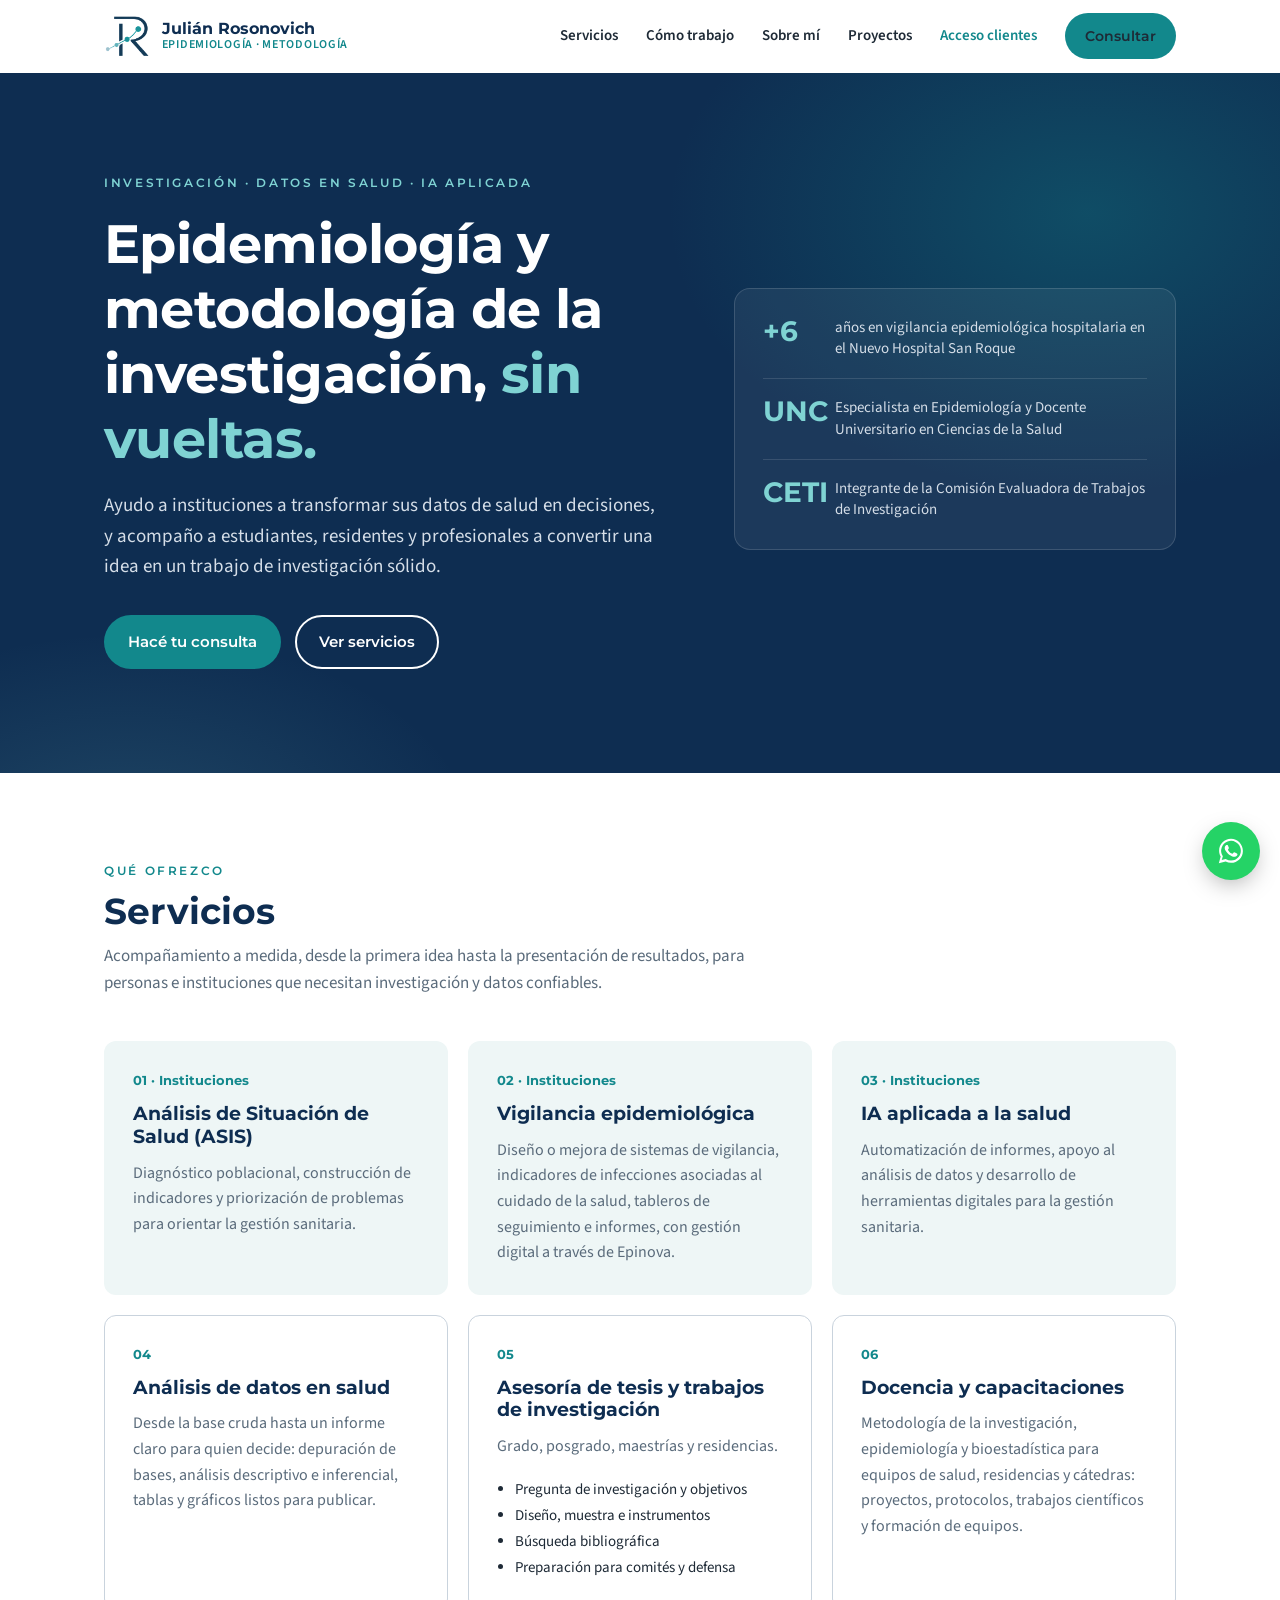
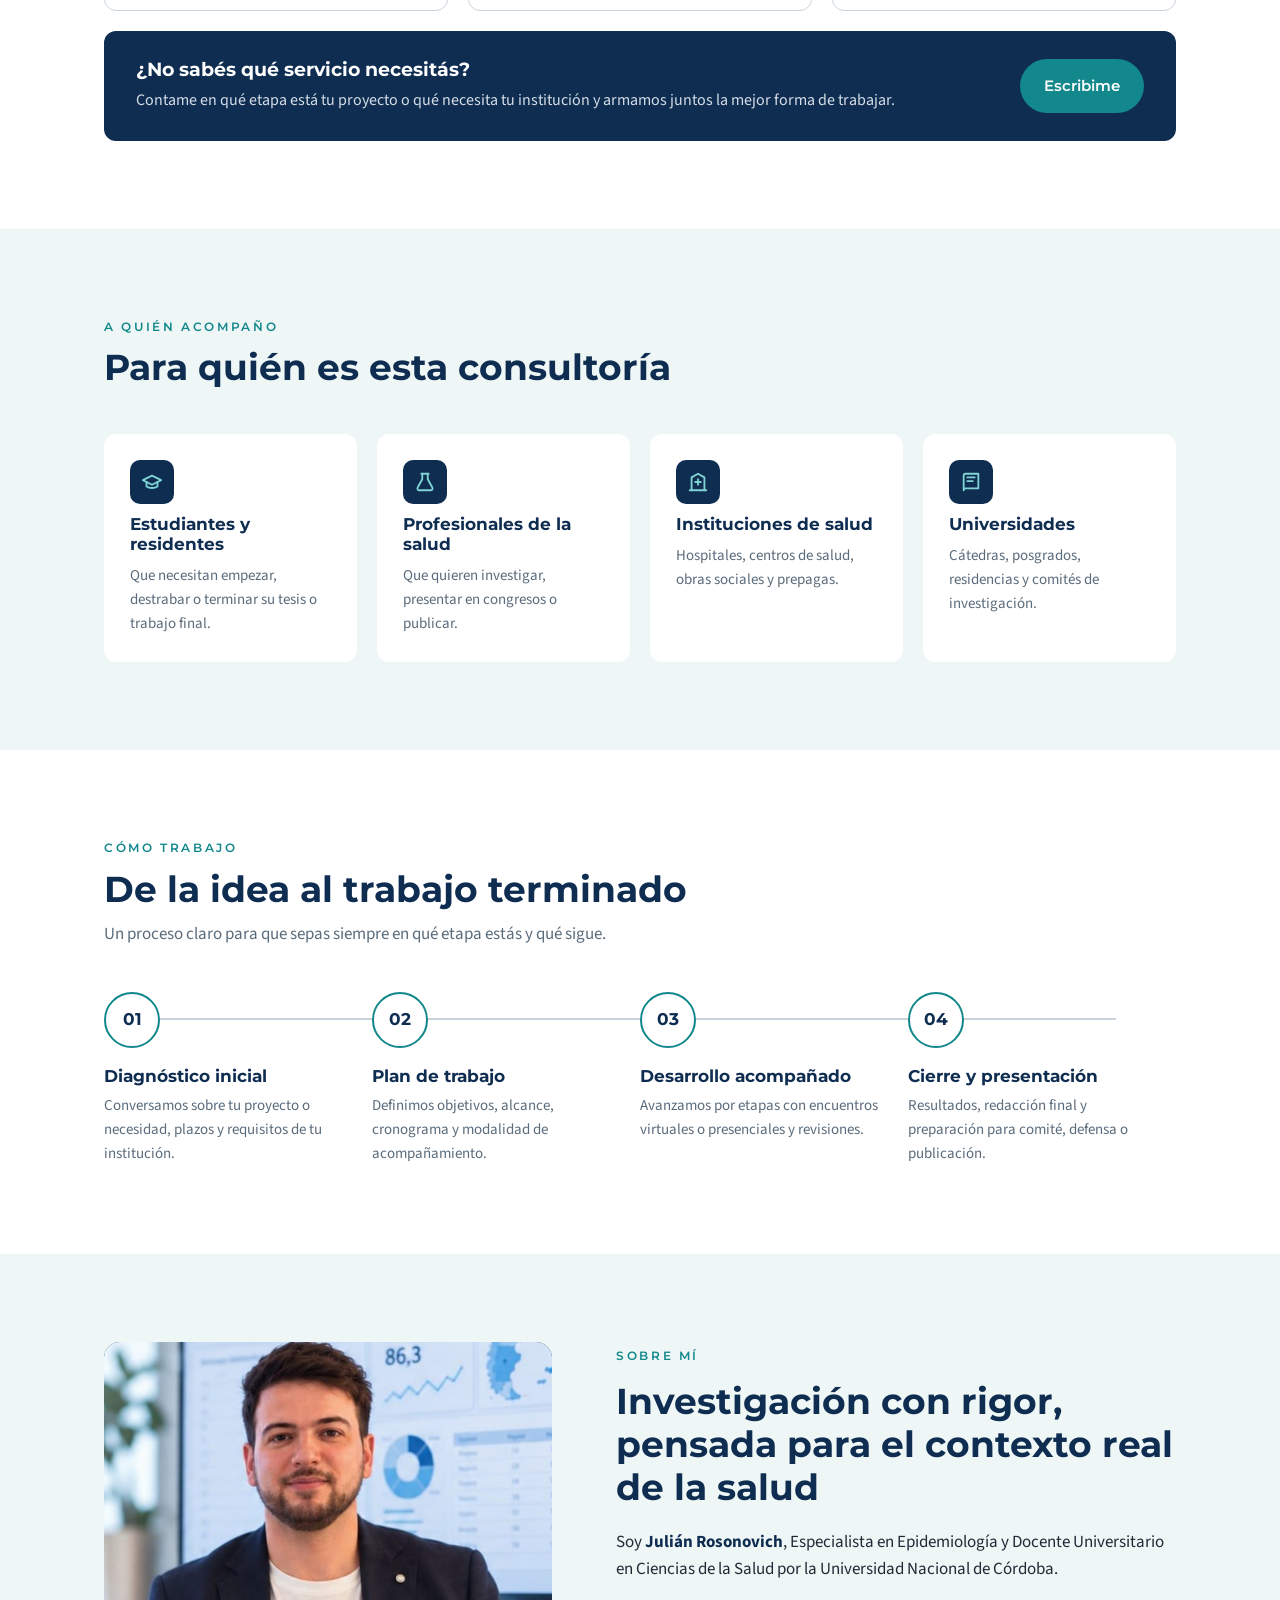
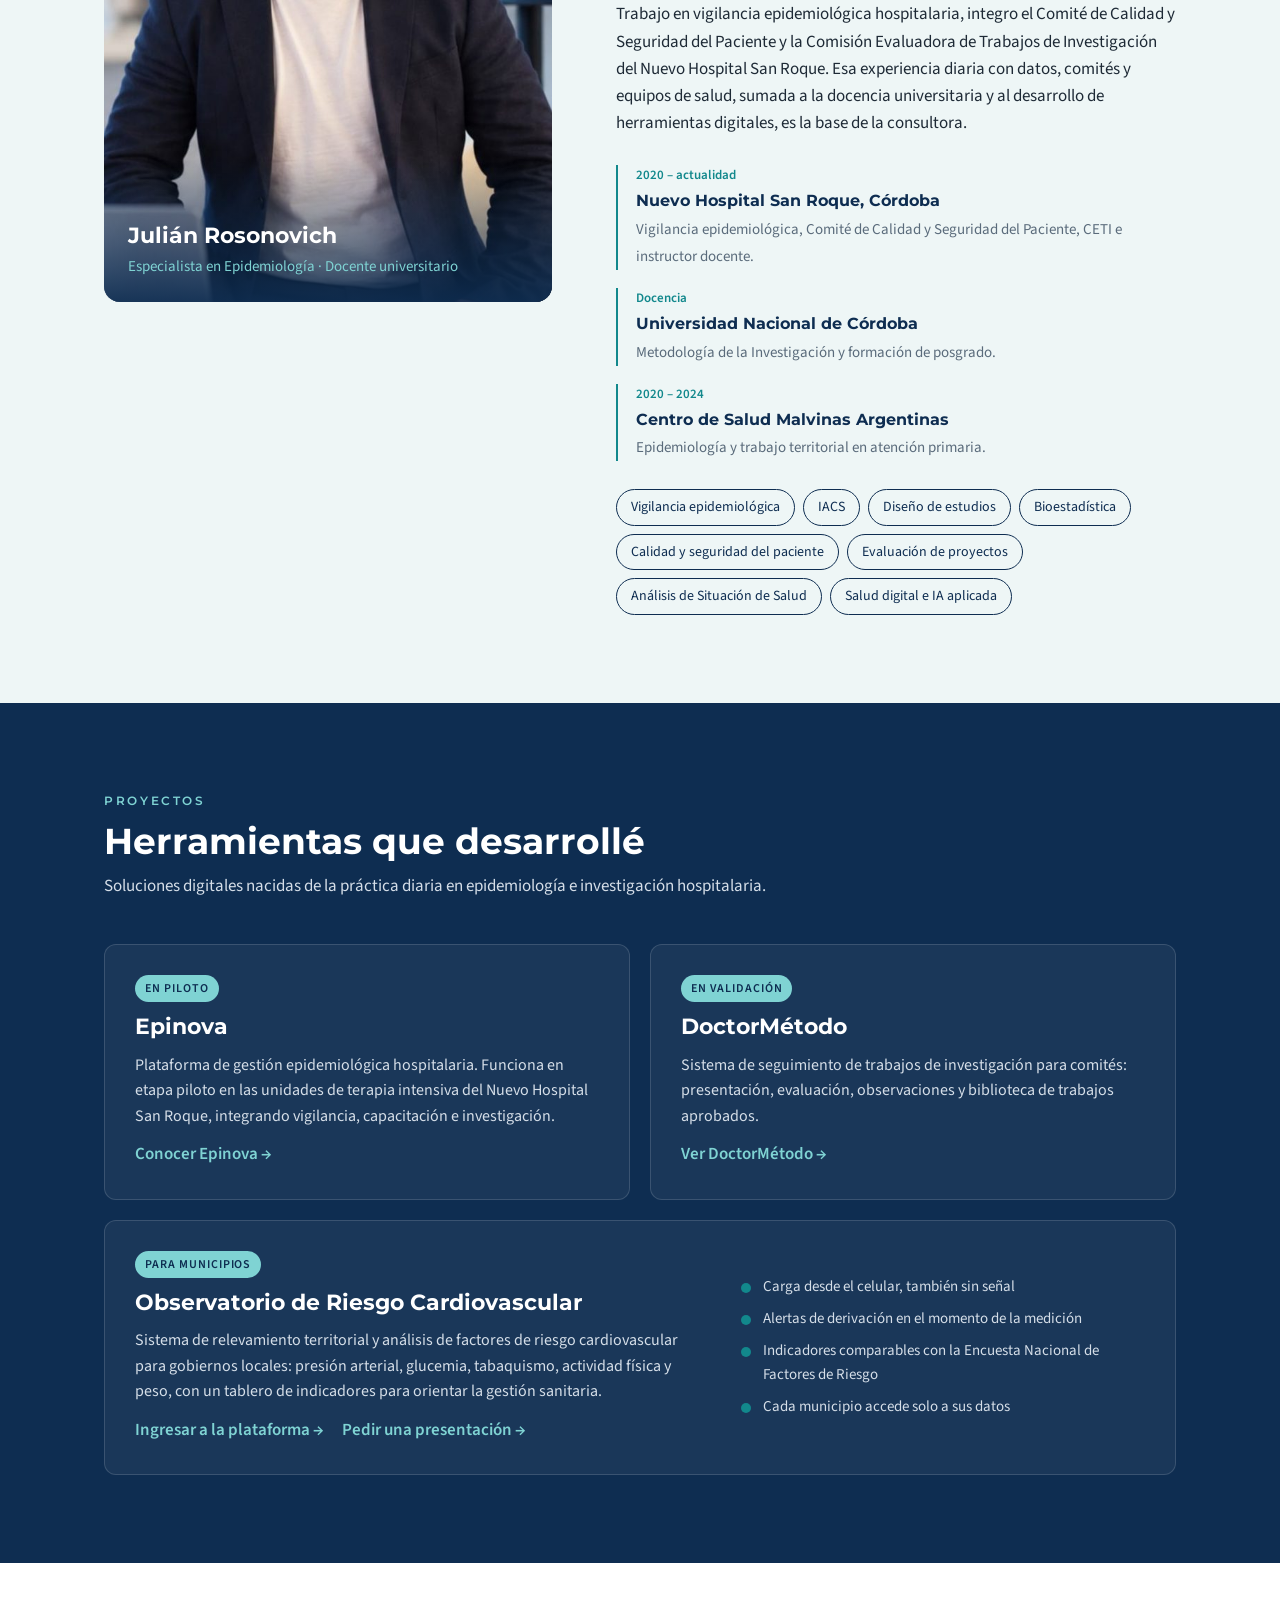
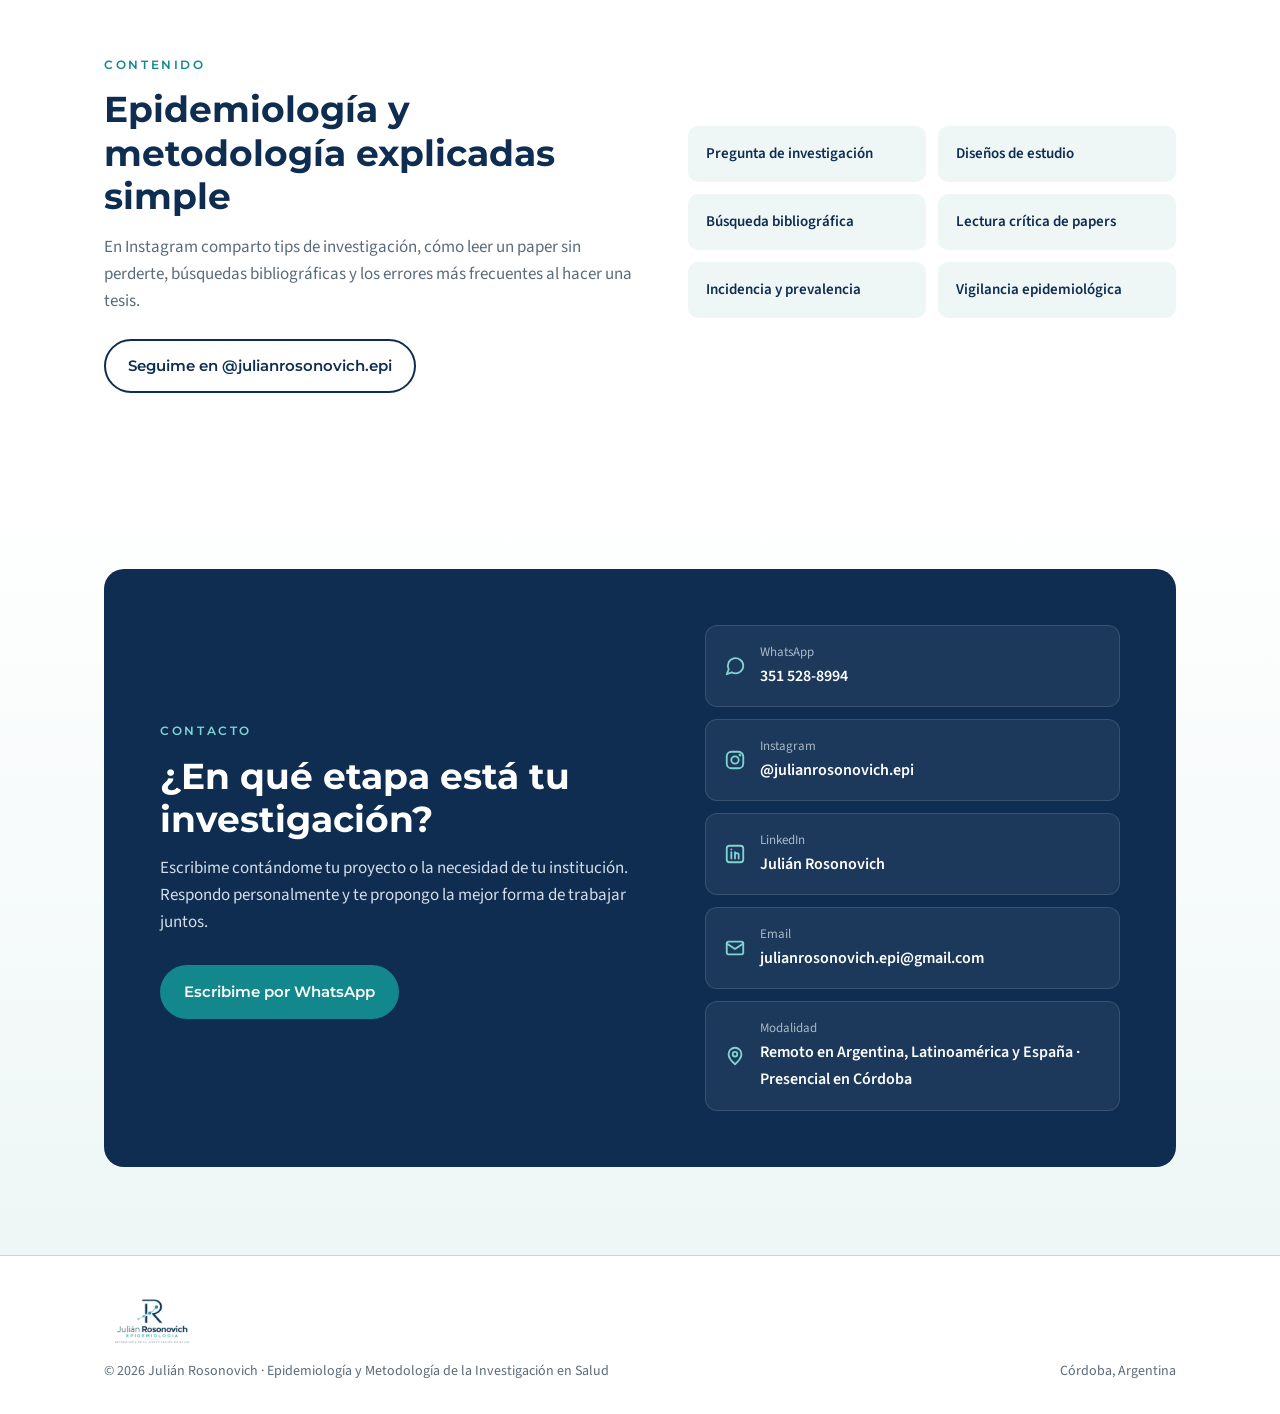
<file: index (29).html>
<!doctype html>
<html lang="es">
<head>
<meta charset="utf-8">
<meta name="viewport" content="width=device-width, initial-scale=1">
<title>Julián Rosonovich · Epidemiología y Metodología de la Investigación en Salud</title>
<meta name="description" content="Consultoría en epidemiología y metodología de la investigación en salud. Asesoría de tesis, análisis estadístico, vigilancia epidemiológica para instituciones y capacitaciones. Córdoba, Argentina.">
<meta property="og:title" content="Julián Rosonovich · Epidemiología">
<meta property="og:description" content="Asesoría de tesis, análisis estadístico, vigilancia epidemiológica y capacitaciones en salud.">
<link rel="icon" type="image/png" href="[data-uri]">
<link rel="preconnect" href="https://fonts.googleapis.com">
<link rel="preconnect" href="https://fonts.gstatic.com" crossorigin>
<link href="https://fonts.googleapis.com/css2?family=Montserrat:wght@500;600;700&family=Source+Sans+3:wght@400;600&display=swap" rel="stylesheet">
<style>
:root{
  --navy:#0E2D51; --navy-2:#163E6B; --teal:#12888C; --teal-soft:#7FD3D3; --mint:#EEF6F6;
  --ink:#1E2A36; --muted:#5A6B7B; --line:#C9D3DD; --bg:#FFFFFF;
  --radius:12px; --max:1120px;
}
*{box-sizing:border-box}
html{scroll-behavior:smooth}
body{margin:0;background:var(--bg);color:var(--ink);font-family:'Source Sans 3',system-ui,sans-serif;font-size:17px;line-height:1.6;-webkit-font-smoothing:antialiased}
h1,h2,h3{font-family:Montserrat,system-ui,sans-serif;color:var(--navy);margin:0;line-height:1.2}
a{color:var(--teal);text-decoration:none}
a:hover{color:var(--navy)}
.wrap{max-width:var(--max);margin:0 auto;padding:0 24px}
.eyebrow{font-family:Montserrat,sans-serif;font-size:12px;font-weight:600;letter-spacing:.22em;text-transform:uppercase;color:var(--teal)}
section{padding:88px 0}
.section-head{max-width:680px;margin-bottom:44px;display:flex;flex-direction:column;gap:10px}
.section-head h2{font-size:clamp(26px,3.2vw,36px)}
.section-head p{margin:0;color:var(--muted)}

/* Logo */
.logo{display:flex;align-items:center;gap:12px;color:var(--navy)}
.logo-iso{height:42px;width:auto;display:block}
.logo-mark{width:40px;height:40px;border-radius:10px;background:var(--navy);display:grid;place-items:center;color:#fff;font-family:Montserrat,sans-serif;font-weight:700;font-size:21px;position:relative;flex-shrink:0}
.logo-mark::after{content:"";position:absolute;right:6px;bottom:6px;width:7px;height:7px;border-radius:50%;background:var(--teal-soft)}
.logo-text{display:flex;flex-direction:column;line-height:1.15}
.logo-text strong{font-family:Montserrat,sans-serif;font-size:16px;font-weight:700}
.logo-text span{font-size:12px;color:var(--teal);font-weight:600;letter-spacing:.06em}

/* Nav */
header{position:sticky;top:0;z-index:50;background:rgba(255,255,255,.94);backdrop-filter:blur(8px);border-bottom:1px solid transparent;transition:border-color .2s}
header.scrolled{border-bottom-color:var(--line)}
.nav{display:flex;align-items:center;justify-content:space-between;height:72px}
.nav-links{display:flex;gap:28px;align-items:center}
.nav-links a{color:var(--ink);font-weight:600;font-size:15px}
.nav-links a:hover{color:var(--teal)}
.btn{display:inline-flex;align-items:center;gap:8px;font-family:Montserrat,sans-serif;font-weight:600;font-size:15px;padding:13px 22px;border-radius:999px;border:2px solid transparent;transition:transform .15s,background .15s,color .15s;cursor:pointer}
.btn:hover{transform:translateY(-1px)}
.btn-primary{background:var(--teal);color:#fff}
.btn-primary:hover{background:#0E7478;color:#fff}
.btn-ghost{border-color:currentColor;color:var(--navy)}
.btn-ghost:hover{background:var(--navy);color:#fff;border-color:var(--navy)}
.nav .btn{padding:10px 18px;font-size:14px}
.menu-toggle{display:none;background:none;border:0;padding:8px;cursor:pointer;color:var(--navy)}

/* Hero */
.hero{background:var(--navy);color:#fff;padding:96px 0 104px;position:relative;overflow:hidden}
.hero::before{content:"";position:absolute;inset:0;background:
  radial-gradient(600px 400px at 85% 20%,rgba(18,136,140,.35),transparent 70%),
  radial-gradient(500px 300px at 10% 110%,rgba(127,211,211,.15),transparent 70%)}
.hero .wrap{position:relative;display:grid;grid-template-columns:1.3fr 1fr;gap:56px;align-items:center}
.hero .eyebrow{color:var(--teal-soft)}
.hero h1{color:#fff;font-size:clamp(34px,5vw,54px);font-weight:700;margin:16px 0 20px;letter-spacing:-.01em}
.hero h1 em{font-style:normal;color:var(--teal-soft)}
.hero p.lead{font-size:19px;color:#D5DEE8;max-width:560px;margin:0 0 32px}
.hero-ctas{display:flex;gap:14px;flex-wrap:wrap}
.hero .btn-ghost{color:#fff}
.hero .btn-ghost:hover{background:#fff;color:var(--navy);border-color:#fff}
.hero-card{background:rgba(255,255,255,.06);border:1px solid rgba(255,255,255,.14);border-radius:16px;padding:28px;display:flex;flex-direction:column;gap:18px}
.hero-card .stat{display:flex;gap:16px;align-items:flex-start}
.hero-card .stat b{font-family:Montserrat,sans-serif;font-size:28px;color:var(--teal-soft);min-width:56px;line-height:1}
.hero-card .stat span{color:#D5DEE8;font-size:15px;line-height:1.45}
.hero-card hr{border:0;border-top:1px solid rgba(255,255,255,.12);margin:0}

/* Services */
.grid-3{display:grid;grid-template-columns:repeat(3,minmax(0,1fr));gap:20px}
.card{border:1px solid var(--line);border-radius:var(--radius);padding:28px;display:flex;flex-direction:column;gap:12px;background:#fff;transition:border-color .2s,box-shadow .2s,transform .2s}
.card:hover{border-color:var(--teal);box-shadow:0 10px 30px -18px rgba(14,45,81,.35);transform:translateY(-2px)}
.card .num{font-family:Montserrat,sans-serif;font-weight:700;font-size:13px;color:var(--teal)}
.card h3{font-size:19px}
.card p{margin:0;color:var(--muted);font-size:16px}
.card ul{margin:4px 0 0;padding-left:18px;color:var(--ink);font-size:15px}
.card ul li{margin:2px 0}
.card.inst{background:var(--mint);border-color:transparent}
.card.dark{background:var(--navy);border-color:var(--navy)}
.card.dark h3{color:#fff}
.card.dark p{color:#D5DEE8}
.card.dark .btn{align-self:flex-start;margin-top:auto}

.cta-strip{margin-top:20px;background:var(--navy);border-radius:var(--radius);padding:28px 32px;display:flex;align-items:center;justify-content:space-between;gap:24px}
.cta-strip h3{color:#fff;font-size:19px;margin-bottom:6px}
.cta-strip p{margin:0;color:#D5DEE8;font-size:16px}
.cta-strip .btn{flex-shrink:0}
@media (max-width:620px){.cta-strip{flex-direction:column;align-items:flex-start;padding:24px 22px}}
/* Audience */
.audience{background:var(--mint)}
.aud-grid{display:grid;grid-template-columns:repeat(4,minmax(0,1fr));gap:20px}
.aud{background:#fff;border-radius:var(--radius);padding:26px;display:flex;flex-direction:column;gap:10px}
.aud .ico{width:44px;height:44px;border-radius:10px;background:var(--navy);display:grid;place-items:center}
.aud .ico svg{width:22px;height:22px;stroke:var(--teal-soft);fill:none;stroke-width:2;stroke-linecap:round;stroke-linejoin:round}
.aud h3{font-size:17px}
.aud p{margin:0;font-size:15px;color:var(--muted)}

/* Process */
.steps{display:grid;grid-template-columns:repeat(4,minmax(0,1fr));gap:0;counter-reset:s;position:relative}
.step{padding:0 22px 0 0;position:relative}
.step::before{counter-increment:s;content:counter(s,decimal-leading-zero);display:grid;place-items:center;width:52px;height:52px;border-radius:50%;background:#fff;border:2px solid var(--teal);font-family:Montserrat,sans-serif;font-weight:700;color:var(--navy);margin-bottom:18px;position:relative;z-index:1}
.steps::before{content:"";position:absolute;top:26px;left:26px;right:60px;height:2px;background:var(--line)}
.step h3{font-size:17px;margin-bottom:8px}
.step p{margin:0;font-size:15px;color:var(--muted)}

/* About */
.about .wrap{display:grid;grid-template-columns:1fr 1.25fr;gap:64px;align-items:start}
.portrait{margin:0;aspect-ratio:4/5;border-radius:16px;position:relative;overflow:hidden;background:var(--navy)}
.portrait img{position:absolute;inset:0;width:100%;height:100%;object-fit:cover;object-position:center 20%}
.portrait figcaption{position:absolute;left:0;right:0;bottom:0;padding:60px 24px 22px;background:linear-gradient(transparent,rgba(14,45,81,.92));color:#fff}
.portrait strong{font-family:Montserrat,sans-serif;font-size:22px;display:block}
.portrait span{color:var(--teal-soft);font-size:15px}
.about-text p{margin:0 0 18px}
.timeline{margin-top:28px;display:flex;flex-direction:column;gap:18px}
.tl{border-left:2px solid var(--teal);padding-left:18px}
.tl small{display:block;color:var(--teal);font-weight:600;font-size:13px}
.tl b{font-family:Montserrat,sans-serif;color:var(--navy);font-size:16px;display:block;margin:2px 0}
.tl span{color:var(--muted);font-size:15px}
.chips{display:flex;flex-wrap:wrap;gap:8px;margin-top:28px}
.chip{font-size:14px;padding:6px 14px;border:1px solid var(--navy);border-radius:999px;color:var(--navy)}

/* Projects */
.projects{background:var(--navy);color:#fff}
.projects .section-head h2{color:#fff}
.projects .section-head p{color:#D5DEE8}
.projects .eyebrow{color:var(--teal-soft)}
.proj-grid{display:grid;grid-template-columns:repeat(2,minmax(0,1fr));gap:20px}
.proj{background:rgba(255,255,255,.05);border:1px solid rgba(255,255,255,.14);border-radius:var(--radius);padding:30px;display:flex;flex-direction:column;gap:12px}
.proj .tag{align-self:flex-start;font-size:12px;font-weight:600;letter-spacing:.08em;text-transform:uppercase;color:var(--navy);background:var(--teal-soft);padding:4px 10px;border-radius:999px}
.proj h3{color:#fff;font-size:22px}
.proj p{margin:0;color:#D5DEE8;font-size:16px}
.proj a{color:var(--teal-soft);font-weight:600;margin-top:auto}
.proj a:hover{color:#fff}
.proj.wide{grid-column:1/-1;display:grid;grid-template-columns:1.4fr 1fr;gap:12px 40px;align-items:center}
.proj.wide .proj-body{display:flex;flex-direction:column;gap:12px}
.proj.wide .proj-list{margin:0;padding:0;list-style:none;display:flex;flex-direction:column;gap:8px;color:#D5DEE8;font-size:15px}
.proj.wide .proj-list li{padding-left:22px;position:relative}
.proj.wide .proj-list li::before{content:"";position:absolute;left:0;top:8px;width:10px;height:10px;border-radius:50%;background:var(--teal)}
.proj .proj-ctas{display:flex;gap:18px;flex-wrap:wrap;margin-top:auto}
.nav-links a.nav-access{color:var(--teal)}
@media (max-width:760px){.proj.wide{grid-template-columns:1fr}}

/* Content / social */
.social{display:grid;grid-template-columns:1.1fr 1fr;gap:48px;align-items:center}
.topics{display:grid;grid-template-columns:repeat(2,minmax(0,1fr));gap:12px}
.topic{background:var(--mint);border-radius:10px;padding:16px 18px;font-weight:600;color:var(--navy);font-size:15px}

/* Contact */
.contact{background:linear-gradient(180deg,#fff 0%,var(--mint) 100%)}
.contact-box{background:var(--navy);color:#fff;border-radius:20px;padding:56px;display:grid;grid-template-columns:1.2fr 1fr;gap:48px;align-items:center}
.contact-box h2{color:#fff;font-size:clamp(26px,3.2vw,36px);margin-bottom:14px}
.contact-box p{color:#D5DEE8;margin:0 0 28px}
.contact-list{display:flex;flex-direction:column;gap:12px}
.contact-item{display:flex;align-items:center;gap:14px;background:rgba(255,255,255,.06);border:1px solid rgba(255,255,255,.12);border-radius:12px;padding:16px 18px;color:#fff;transition:background .15s}
.contact-item:hover{background:rgba(255,255,255,.12);color:#fff}
.contact-item svg{width:22px;height:22px;stroke:var(--teal-soft);fill:none;stroke-width:2;stroke-linecap:round;stroke-linejoin:round;flex-shrink:0}
.contact-item small{display:block;color:#A9B8C8;font-size:13px}
.contact-item b{font-weight:600;font-size:16px;word-break:break-word}

footer{padding:32px 0;border-top:1px solid var(--line);font-size:14px;color:var(--muted)}
footer .wrap{display:flex;justify-content:space-between;align-items:flex-end;gap:16px;flex-wrap:wrap}

.wa-float{position:fixed;right:20px;bottom:20px;z-index:60;width:58px;height:58px;border-radius:50%;background:#25D366;display:grid;place-items:center;box-shadow:0 8px 24px -6px rgba(0,0,0,.35);transition:transform .15s}
.wa-float:hover{transform:scale(1.06)}
.wa-float svg{width:30px;height:30px;fill:#fff}

.reveal{opacity:0;transform:translateY(16px);transition:opacity .6s ease,transform .6s ease}
.reveal.in{opacity:1;transform:none}
@media (prefers-reduced-motion:reduce){.reveal{opacity:1;transform:none;transition:none}html{scroll-behavior:auto}}

/* Responsive */
@media (max-width:960px){
  .hero .wrap,.about .wrap,.social,.contact-box{grid-template-columns:1fr}
  .grid-3{grid-template-columns:repeat(2,minmax(0,1fr))}
  .aud-grid{grid-template-columns:repeat(2,minmax(0,1fr))}
  .steps{grid-template-columns:repeat(2,minmax(0,1fr));gap:32px 0}
  .steps::before{display:none}
  .portrait{aspect-ratio:4/5;max-width:420px}
}
@media (max-width:760px){
  .menu-toggle{display:block}
  .nav-links{position:absolute;top:72px;left:0;right:0;background:#fff;flex-direction:column;align-items:stretch;gap:0;padding:8px 24px 20px;border-bottom:1px solid var(--line);display:none}
  .nav-links.open{display:flex}
  .nav-links a{padding:12px 0;border-bottom:1px solid var(--mint)}
  .nav-links .btn{margin-top:12px;justify-content:center}
}
@media (max-width:620px){
  body{font-size:16px}
  section{padding:64px 0}
  .wrap{padding:0 16px}
  .hero{padding:64px 0 72px}
  .grid-3,.aud-grid,.proj-grid,.topics,.steps{grid-template-columns:1fr}
  .contact-box{padding:32px 22px}
  .logo-text span{display:none}
}
</style>
</head>
<body>

<header id="top">
  <div class="wrap nav">
    <a href="#top" class="logo" aria-label="Inicio">
      <img class="logo-iso" src="[data-uri]" alt="">
      <span class="logo-text"><strong>Julián Rosonovich</strong><span>EPIDEMIOLOGÍA · METODOLOGÍA</span></span>
    </a>
    <button class="menu-toggle" aria-label="Abrir menú" aria-expanded="false">
      <svg width="26" height="26" viewBox="0 0 24 24" fill="none" stroke="currentColor" stroke-width="2" stroke-linecap="round"><path d="M4 7h16M4 12h16M4 17h16"/></svg>
    </button>
    <nav class="nav-links">
      <a href="#servicios">Servicios</a>
      <a href="#como-trabajo">Cómo trabajo</a>
      <a href="#sobre-mi">Sobre mí</a>
      <a href="#proyectos">Proyectos</a>
      <a href="/plataforma/" class="nav-access">Acceso clientes</a>
      <a href="#contacto" class="btn btn-primary">Consultar</a>
    </nav>
  </div>
</header>

<main>
<!-- HERO -->
<section class="hero">
  <div class="wrap">
    <div>
      <span class="eyebrow">Investigación · Datos en salud · IA aplicada</span>
      <h1>Epidemiología y metodología de la investigación, <em>sin vueltas.</em></h1>
      <p class="lead">Ayudo a instituciones a transformar sus datos de salud en decisiones, y acompaño a estudiantes, residentes y profesionales a convertir una idea en un trabajo de investigación sólido.</p>
      <div class="hero-ctas">
        <a class="btn btn-primary" href="https://wa.me/5493515288994?text=Hola%20Juli%C3%A1n%2C%20quiero%20hacer%20una%20consulta" target="_blank" rel="noopener">Hacé tu consulta</a>
        <a class="btn btn-ghost" href="#servicios">Ver servicios</a>
      </div>
    </div>
    <div class="hero-card reveal">
      <div class="stat"><b>+6</b><span>años en vigilancia epidemiológica hospitalaria en el Nuevo Hospital San Roque</span></div>
      <hr>
      <div class="stat"><b>UNC</b><span>Especialista en Epidemiología y Docente Universitario en Ciencias de la Salud</span></div>
      <hr>
      <div class="stat"><b>CETI</b><span>Integrante de la Comisión Evaluadora de Trabajos de Investigación</span></div>
    </div>
  </div>
</section>

<!-- SERVICIOS -->
<section id="servicios">
  <div class="wrap">
    <div class="section-head reveal">
      <span class="eyebrow">Qué ofrezco</span>
      <h2>Servicios</h2>
      <p>Acompañamiento a medida, desde la primera idea hasta la presentación de resultados, para personas e instituciones que necesitan investigación y datos confiables.</p>
    </div>
    <div class="grid-3">
      <article class="card inst reveal">
        <span class="num">01 · Instituciones</span>
        <h3>Análisis de Situación de Salud (ASIS)</h3>
        <p>Diagnóstico poblacional, construcción de indicadores y priorización de problemas para orientar la gestión sanitaria.</p>
      </article>
      <article class="card inst reveal">
        <span class="num">02 · Instituciones</span>
        <h3>Vigilancia epidemiológica</h3>
        <p>Diseño o mejora de sistemas de vigilancia, indicadores de infecciones asociadas al cuidado de la salud, tableros de seguimiento e informes, con gestión digital a través de Epinova.</p>
      </article>
      <article class="card inst reveal">
        <span class="num">03 · Instituciones</span>
        <h3>IA aplicada a la salud</h3>
        <p>Automatización de informes, apoyo al análisis de datos y desarrollo de herramientas digitales para la gestión sanitaria.</p>
      </article>
      <article class="card reveal">
        <span class="num">04</span>
        <h3>Análisis de datos en salud</h3>
        <p>Desde la base cruda hasta un informe claro para quien decide: depuración de bases, análisis descriptivo e inferencial, tablas y gráficos listos para publicar.</p>
      </article>
      <article class="card reveal">
        <span class="num">05</span>
        <h3>Asesoría de tesis y trabajos de investigación</h3>
        <p>Grado, posgrado, maestrías y residencias.</p>
        <ul>
          <li>Pregunta de investigación y objetivos</li>
          <li>Diseño, muestra e instrumentos</li>
          <li>Búsqueda bibliográfica</li>
          <li>Preparación para comités y defensa</li>
        </ul>
      </article>
      <article class="card reveal">
        <span class="num">06</span>
        <h3>Docencia y capacitaciones</h3>
        <p>Metodología de la investigación, epidemiología y bioestadística para equipos de salud, residencias y cátedras: proyectos, protocolos, trabajos científicos y formación de equipos.</p>
      </article>
    </div>
    <div class="cta-strip reveal">
      <div><h3>¿No sabés qué servicio necesitás?</h3><p>Contame en qué etapa está tu proyecto o qué necesita tu institución y armamos juntos la mejor forma de trabajar.</p></div>
      <a class="btn btn-primary" href="#contacto">Escribime</a>
    </div>
  </div>
</section>

<!-- A QUIÉN -->
<section class="audience">
  <div class="wrap">
    <div class="section-head reveal">
      <span class="eyebrow">A quién acompaño</span>
      <h2>Para quién es esta consultoría</h2>
    </div>
    <div class="aud-grid">
      <div class="aud reveal">
        <div class="ico"><svg viewBox="0 0 24 24"><path d="M22 10 12 5 2 10l10 5 10-5Z"/><path d="M6 12v5c3 2 9 2 12 0v-5"/></svg></div>
        <h3>Estudiantes y residentes</h3>
        <p>Que necesitan empezar, destrabar o terminar su tesis o trabajo final.</p>
      </div>
      <div class="aud reveal">
        <div class="ico"><svg viewBox="0 0 24 24"><path d="M9 3v6l-5 9a2 2 0 0 0 2 3h12a2 2 0 0 0 2-3l-5-9V3"/><path d="M8 3h8"/></svg></div>
        <h3>Profesionales de la salud</h3>
        <p>Que quieren investigar, presentar en congresos o publicar.</p>
      </div>
      <div class="aud reveal">
        <div class="ico"><svg viewBox="0 0 24 24"><path d="M3 21h18"/><path d="M5 21V7l7-4 7 4v14"/><path d="M12 9v6M9 12h6"/></svg></div>
        <h3>Instituciones de salud</h3>
        <p>Hospitales, centros de salud, obras sociales y prepagas.</p>
      </div>
      <div class="aud reveal">
        <div class="ico"><svg viewBox="0 0 24 24"><path d="M4 19.5V5a2 2 0 0 1 2-2h14v16H6a2 2 0 0 0-2 2Z"/><path d="M8 7h8M8 11h6"/></svg></div>
        <h3>Universidades</h3>
        <p>Cátedras, posgrados, residencias y comités de investigación.</p>
      </div>
    </div>
  </div>
</section>

<!-- CÓMO TRABAJO -->
<section id="como-trabajo">
  <div class="wrap">
    <div class="section-head reveal">
      <span class="eyebrow">Cómo trabajo</span>
      <h2>De la idea al trabajo terminado</h2>
      <p>Un proceso claro para que sepas siempre en qué etapa estás y qué sigue.</p>
    </div>
    <div class="steps">
      <div class="step reveal"><h3>Diagnóstico inicial</h3><p>Conversamos sobre tu proyecto o necesidad, plazos y requisitos de tu institución.</p></div>
      <div class="step reveal"><h3>Plan de trabajo</h3><p>Definimos objetivos, alcance, cronograma y modalidad de acompañamiento.</p></div>
      <div class="step reveal"><h3>Desarrollo acompañado</h3><p>Avanzamos por etapas con encuentros virtuales o presenciales y revisiones.</p></div>
      <div class="step reveal"><h3>Cierre y presentación</h3><p>Resultados, redacción final y preparación para comité, defensa o publicación.</p></div>
    </div>
  </div>
</section>

<!-- SOBRE MÍ -->
<section id="sobre-mi" class="about" style="background:var(--mint)">
  <div class="wrap">
    <figure class="portrait reveal"><img src="[data-uri]" alt="Julián Rosonovich, especialista en Epidemiología"><figcaption><strong>Julián Rosonovich</strong><span>Especialista en Epidemiología · Docente universitario</span></figcaption></figure>
    <div class="about-text reveal">
      <span class="eyebrow">Sobre mí</span>
      <h2 style="font-size:clamp(26px,3.2vw,36px);margin:10px 0 20px">Investigación con rigor, pensada para el contexto real de la salud</h2>
      <p>Soy <strong style="color:var(--navy)">Julián Rosonovich</strong>, Especialista en Epidemiología y Docente Universitario en Ciencias de la Salud por la Universidad Nacional de Córdoba.</p>
      <p>Trabajo en vigilancia epidemiológica hospitalaria, integro el Comité de Calidad y Seguridad del Paciente y la Comisión Evaluadora de Trabajos de Investigación del Nuevo Hospital San Roque. Esa experiencia diaria con datos, comités y equipos de salud, sumada a la docencia universitaria y al desarrollo de herramientas digitales, es la base de la consultora.</p>
      <div class="timeline">
        <div class="tl"><small>2020 – actualidad</small><b>Nuevo Hospital San Roque, Córdoba</b><span>Vigilancia epidemiológica, Comité de Calidad y Seguridad del Paciente, CETI e instructor docente.</span></div>
        <div class="tl"><small>Docencia</small><b>Universidad Nacional de Córdoba</b><span>Metodología de la Investigación y formación de posgrado.</span></div>
        <div class="tl"><small>2020 – 2024</small><b>Centro de Salud Malvinas Argentinas</b><span>Epidemiología y trabajo territorial en atención primaria.</span></div>
      </div>
      <div class="chips">
        <span class="chip">Vigilancia epidemiológica</span>
        <span class="chip">IACS</span>
        <span class="chip">Diseño de estudios</span>
        <span class="chip">Bioestadística</span>
        <span class="chip">Calidad y seguridad del paciente</span>
        <span class="chip">Evaluación de proyectos</span>
        <span class="chip">Análisis de Situación de Salud</span>
        <span class="chip">Salud digital e IA aplicada</span>
      </div>
    </div>
  </div>
</section>

<!-- PROYECTOS -->
<section id="proyectos" class="projects">
  <div class="wrap">
    <div class="section-head reveal">
      <span class="eyebrow">Proyectos</span>
      <h2>Herramientas que desarrollé</h2>
      <p>Soluciones digitales nacidas de la práctica diaria en epidemiología e investigación hospitalaria.</p>
    </div>
    <div class="proj-grid">
      <article class="proj reveal">
        <span class="tag">En piloto</span>
        <h3>Epinova</h3>
        <p>Plataforma de gestión epidemiológica hospitalaria. Funciona en etapa piloto en las unidades de terapia intensiva del Nuevo Hospital San Roque, integrando vigilancia, capacitación e investigación.</p>
        <a href="https://epidata-www.vercel.app" target="_blank" rel="noopener">Conocer Epinova →</a>
      </article>
      <article class="proj reveal">
        <span class="tag">En validación</span>
        <h3>DoctorMétodo</h3>
        <p>Sistema de seguimiento de trabajos de investigación para comités: presentación, evaluación, observaciones y biblioteca de trabajos aprobados.</p>
        <a href="https://epidata-www.vercel.app/" target="_blank" rel="noopener">Ver DoctorMétodo →</a>
      </article>
      <article class="proj wide reveal">
        <div class="proj-body">
          <span class="tag">Para municipios</span>
          <h3>Observatorio de Riesgo Cardiovascular</h3>
          <p>Sistema de relevamiento territorial y análisis de factores de riesgo cardiovascular para gobiernos locales: presión arterial, glucemia, tabaquismo, actividad física y peso, con un tablero de indicadores para orientar la gestión sanitaria.</p>
          <div class="proj-ctas">
            <a href="/plataforma/">Ingresar a la plataforma →</a>
            <a href="https://wa.me/5493515288994?text=Hola%20Juli%C3%A1n%2C%20quiero%20informaci%C3%B3n%20sobre%20el%20Observatorio%20de%20Riesgo%20Cardiovascular" target="_blank" rel="noopener">Pedir una presentación →</a>
          </div>
        </div>
        <ul class="proj-list">
          <li>Carga desde el celular, también sin señal</li>
          <li>Alertas de derivación en el momento de la medición</li>
          <li>Indicadores comparables con la Encuesta Nacional de Factores de Riesgo</li>
          <li>Cada municipio accede solo a sus datos</li>
        </ul>
      </article>
    </div>
  </div>
</section>

<!-- CONTENIDO -->
<section>
  <div class="wrap social">
    <div class="reveal">
      <span class="eyebrow">Contenido</span>
      <h2 style="font-size:clamp(26px,3.2vw,36px);margin:10px 0 16px">Epidemiología y metodología explicadas simple</h2>
      <p style="color:var(--muted);margin:0 0 24px">En Instagram comparto tips de investigación, cómo leer un paper sin perderte, búsquedas bibliográficas y los errores más frecuentes al hacer una tesis.</p>
      <a class="btn btn-ghost" href="https://www.instagram.com/julianrosonovich.epi/" target="_blank" rel="noopener">Seguime en @julianrosonovich.epi</a>
    </div>
    <div class="topics reveal">
      <div class="topic">Pregunta de investigación</div>
      <div class="topic">Diseños de estudio</div>
      <div class="topic">Búsqueda bibliográfica</div>
      <div class="topic">Lectura crítica de papers</div>
      <div class="topic">Incidencia y prevalencia</div>
      <div class="topic">Vigilancia epidemiológica</div>
    </div>
  </div>
</section>

<!-- CONTACTO -->
<section id="contacto" class="contact">
  <div class="wrap">
    <div class="contact-box reveal">
      <div>
        <span class="eyebrow" style="color:var(--teal-soft)">Contacto</span>
        <h2 style="margin-top:10px">¿En qué etapa está tu investigación?</h2>
        <p>Escribime contándome tu proyecto o la necesidad de tu institución. Respondo personalmente y te propongo la mejor forma de trabajar juntos.</p>
        <a class="btn btn-primary" href="https://wa.me/5493515288994?text=Hola%20Juli%C3%A1n%2C%20quiero%20hacer%20una%20consulta" target="_blank" rel="noopener">Escribime por WhatsApp</a>
      </div>
      <div class="contact-list">
        <a class="contact-item" href="https://wa.me/5493515288994" target="_blank" rel="noopener">
          <svg viewBox="0 0 24 24"><path d="M21 11.5a8.4 8.4 0 0 1-12.4 7.4L3 21l2.1-5.4A8.4 8.4 0 1 1 21 11.5Z"/></svg>
          <div><small>WhatsApp</small><b>351 528-8994</b></div>
        </a>
        <a class="contact-item" href="https://www.instagram.com/julianrosonovich.epi/" target="_blank" rel="noopener">
          <svg viewBox="0 0 24 24"><rect x="3" y="3" width="18" height="18" rx="5"/><circle cx="12" cy="12" r="4"/><circle cx="17.5" cy="6.5" r=".6"/></svg>
          <div><small>Instagram</small><b>@julianrosonovich.epi</b></div>
        </a>
        <a class="contact-item" href="https://www.linkedin.com/in/julian-rosonovich-452347123" target="_blank" rel="noopener">
          <svg viewBox="0 0 24 24"><rect x="3" y="3" width="18" height="18" rx="3"/><path d="M8 10v7M8 7v.01M12 17v-4a2 2 0 0 1 4 0v4M12 10v7"/></svg>
          <div><small>LinkedIn</small><b>Julián Rosonovich</b></div>
        </a>
        <a class="contact-item" href="mailto:julianrosonovich.epi@gmail.com">
          <svg viewBox="0 0 24 24"><rect x="3" y="5" width="18" height="14" rx="2"/><path d="m3 7 9 6 9-6"/></svg>
          <div><small>Email</small><b>julianrosonovich.epi@gmail.com</b></div>
        </a>
        <div class="contact-item" style="cursor:default">
          <svg viewBox="0 0 24 24"><path d="M12 21s-7-6.2-7-11a7 7 0 0 1 14 0c0 4.8-7 11-7 11Z"/><circle cx="12" cy="10" r="2.5"/></svg>
          <div><small>Modalidad</small><b>Remoto en Argentina, Latinoamérica y España · Presencial en Córdoba</b></div>
        </div>
      </div>
    </div>
  </div>
</section>
</main>

<footer>
  <div class="wrap">
    <div><img src="[data-uri]" alt="Julián Rosonovich · Epidemiología" style="height:64px;width:auto;display:block;margin-bottom:8px"><span>© <span id="y"></span> Julián Rosonovich · Epidemiología y Metodología de la Investigación en Salud</span></div>
    <span>Córdoba, Argentina</span>
  </div>
</footer>

<a class="wa-float" href="https://wa.me/5493515288994?text=Hola%20Juli%C3%A1n%2C%20quiero%20hacer%20una%20consulta" target="_blank" rel="noopener" aria-label="Escribir por WhatsApp">
  <svg viewBox="0 0 32 32"><path d="M16 3C9 3 3.3 8.6 3.3 15.6c0 2.2.6 4.4 1.7 6.3L3 29l7.3-1.9c1.8 1 3.8 1.5 5.7 1.5 7 0 12.7-5.7 12.7-12.7S23 3 16 3Zm0 23.2c-1.8 0-3.6-.5-5.2-1.4l-.4-.2-4.3 1.1 1.2-4.2-.3-.4a10.5 10.5 0 1 1 9 5.1Zm5.8-7.9c-.3-.2-1.9-.9-2.2-1-.3-.1-.5-.2-.7.2-.2.3-.8 1-1 1.2-.2.2-.4.2-.7.1-.3-.2-1.4-.5-2.6-1.6-1-.9-1.6-1.9-1.8-2.2-.2-.3 0-.5.1-.7l.5-.6c.2-.2.2-.3.3-.6.1-.2 0-.4 0-.6l-1-2.4c-.3-.6-.5-.5-.7-.5h-.6c-.2 0-.6.1-.9.4-.3.3-1.2 1.1-1.2 2.8s1.2 3.2 1.4 3.5c.2.2 2.4 3.6 5.7 5 .8.4 1.4.6 1.9.7.8.3 1.5.2 2.1.1.6-.1 1.9-.8 2.2-1.5.3-.7.3-1.4.2-1.5-.1-.2-.3-.3-.6-.4Z"/></svg>
</a>

<script>
document.getElementById('y').textContent = new Date().getFullYear();
const header = document.querySelector('header');
addEventListener('scroll', () => header.classList.toggle('scrolled', scrollY > 8), {passive:true});
const toggle = document.querySelector('.menu-toggle'), links = document.querySelector('.nav-links');
toggle.addEventListener('click', () => { const o = links.classList.toggle('open'); toggle.setAttribute('aria-expanded', o); });
links.querySelectorAll('a').forEach(a => a.addEventListener('click', () => links.classList.remove('open')));
document.querySelectorAll('[data-placeholder]').forEach(a => a.addEventListener('click', e => e.preventDefault()));
if ('IntersectionObserver' in window) {
  const io = new IntersectionObserver(es => es.forEach(e => { if (e.isIntersecting) { e.target.classList.add('in'); io.unobserve(e.target); } }), {threshold:.12});
  document.querySelectorAll('.reveal').forEach(el => io.observe(el));
} else { document.querySelectorAll('.reveal').forEach(el => el.classList.add('in')); }
</script>
</body>
</html>
</file>
